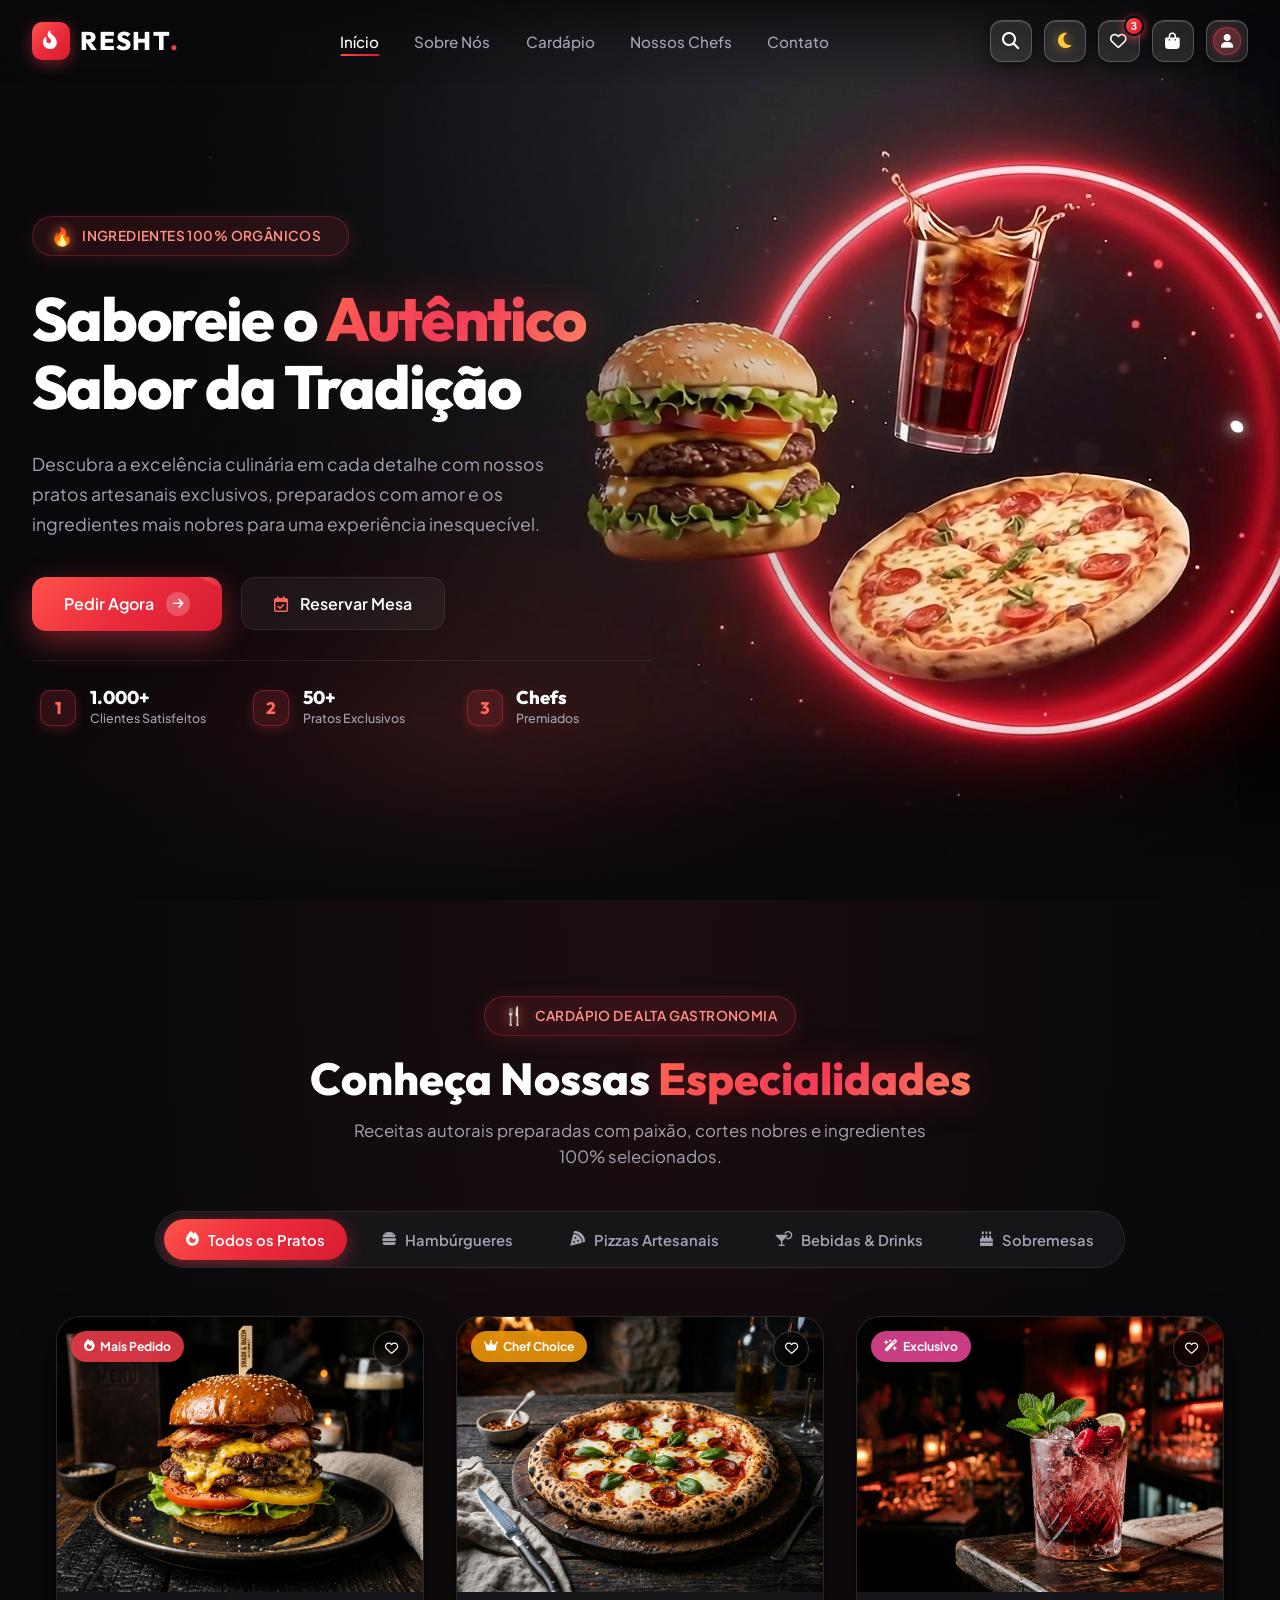
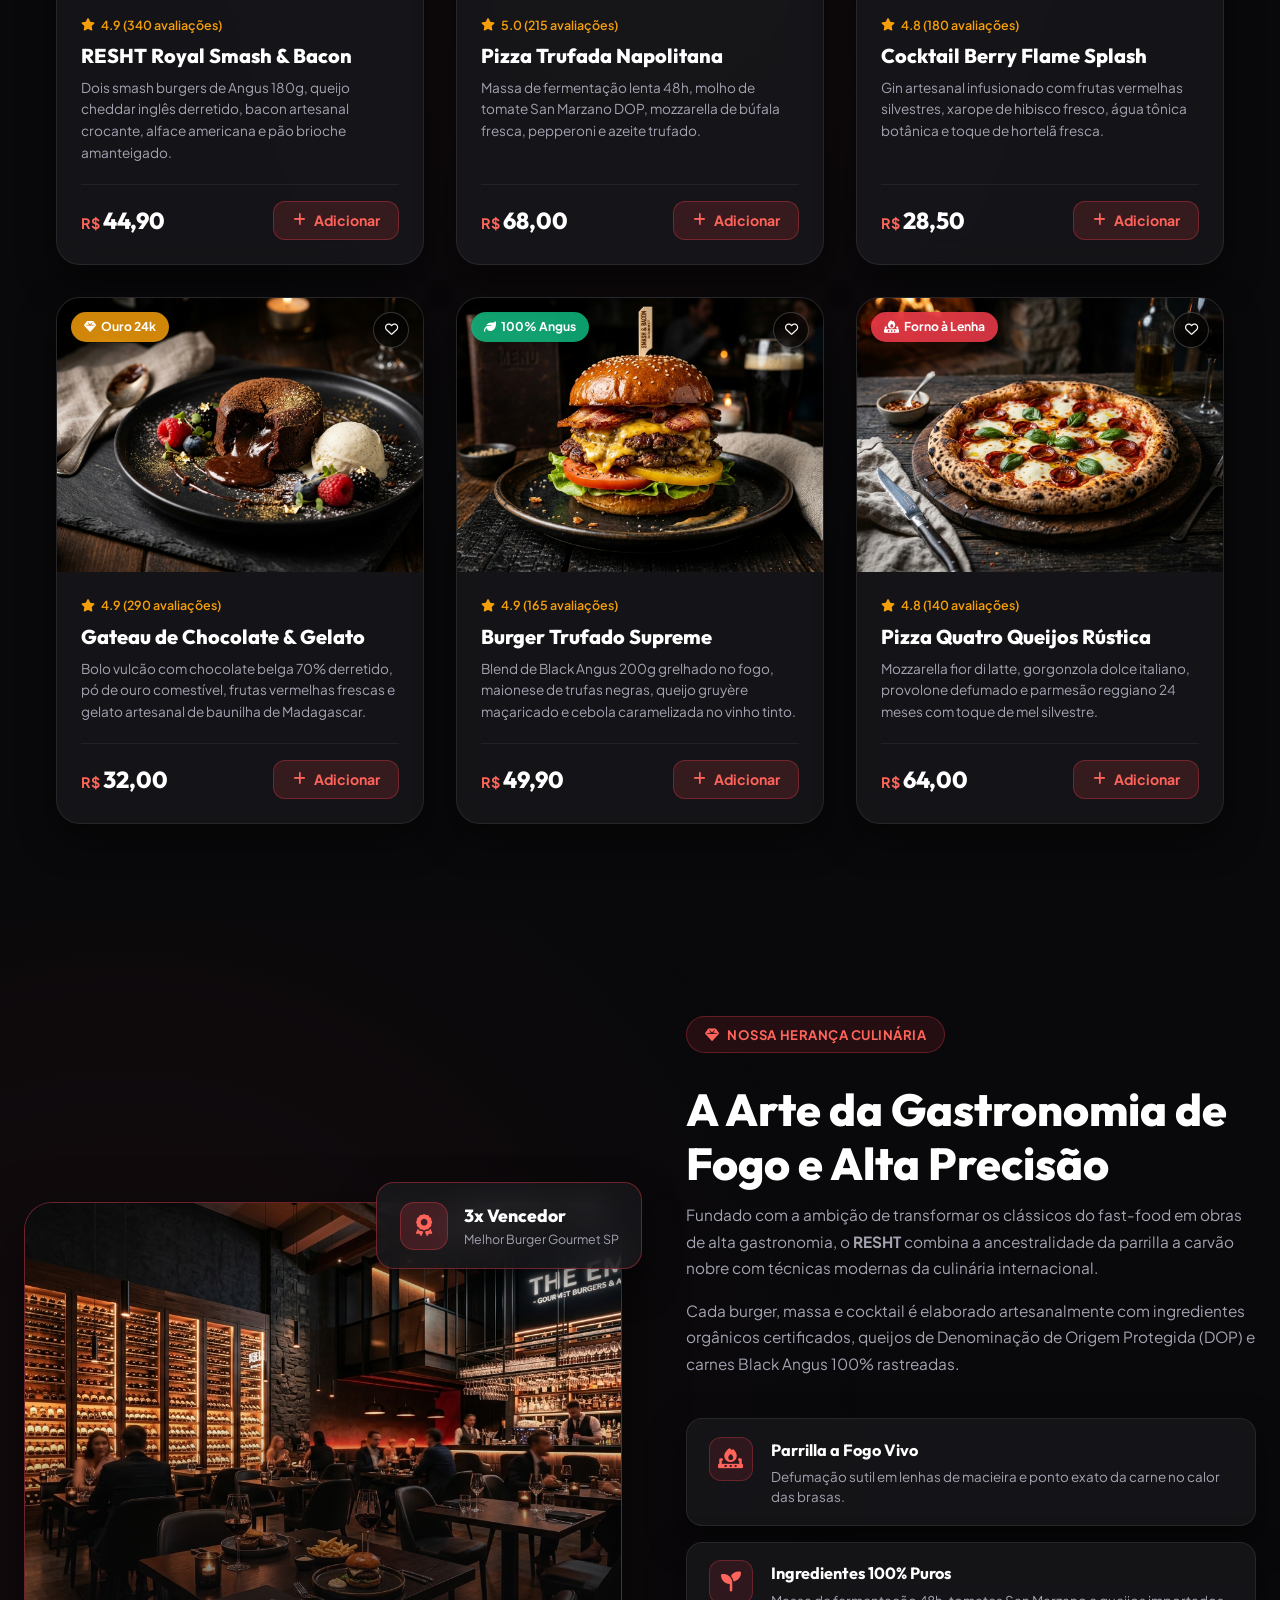
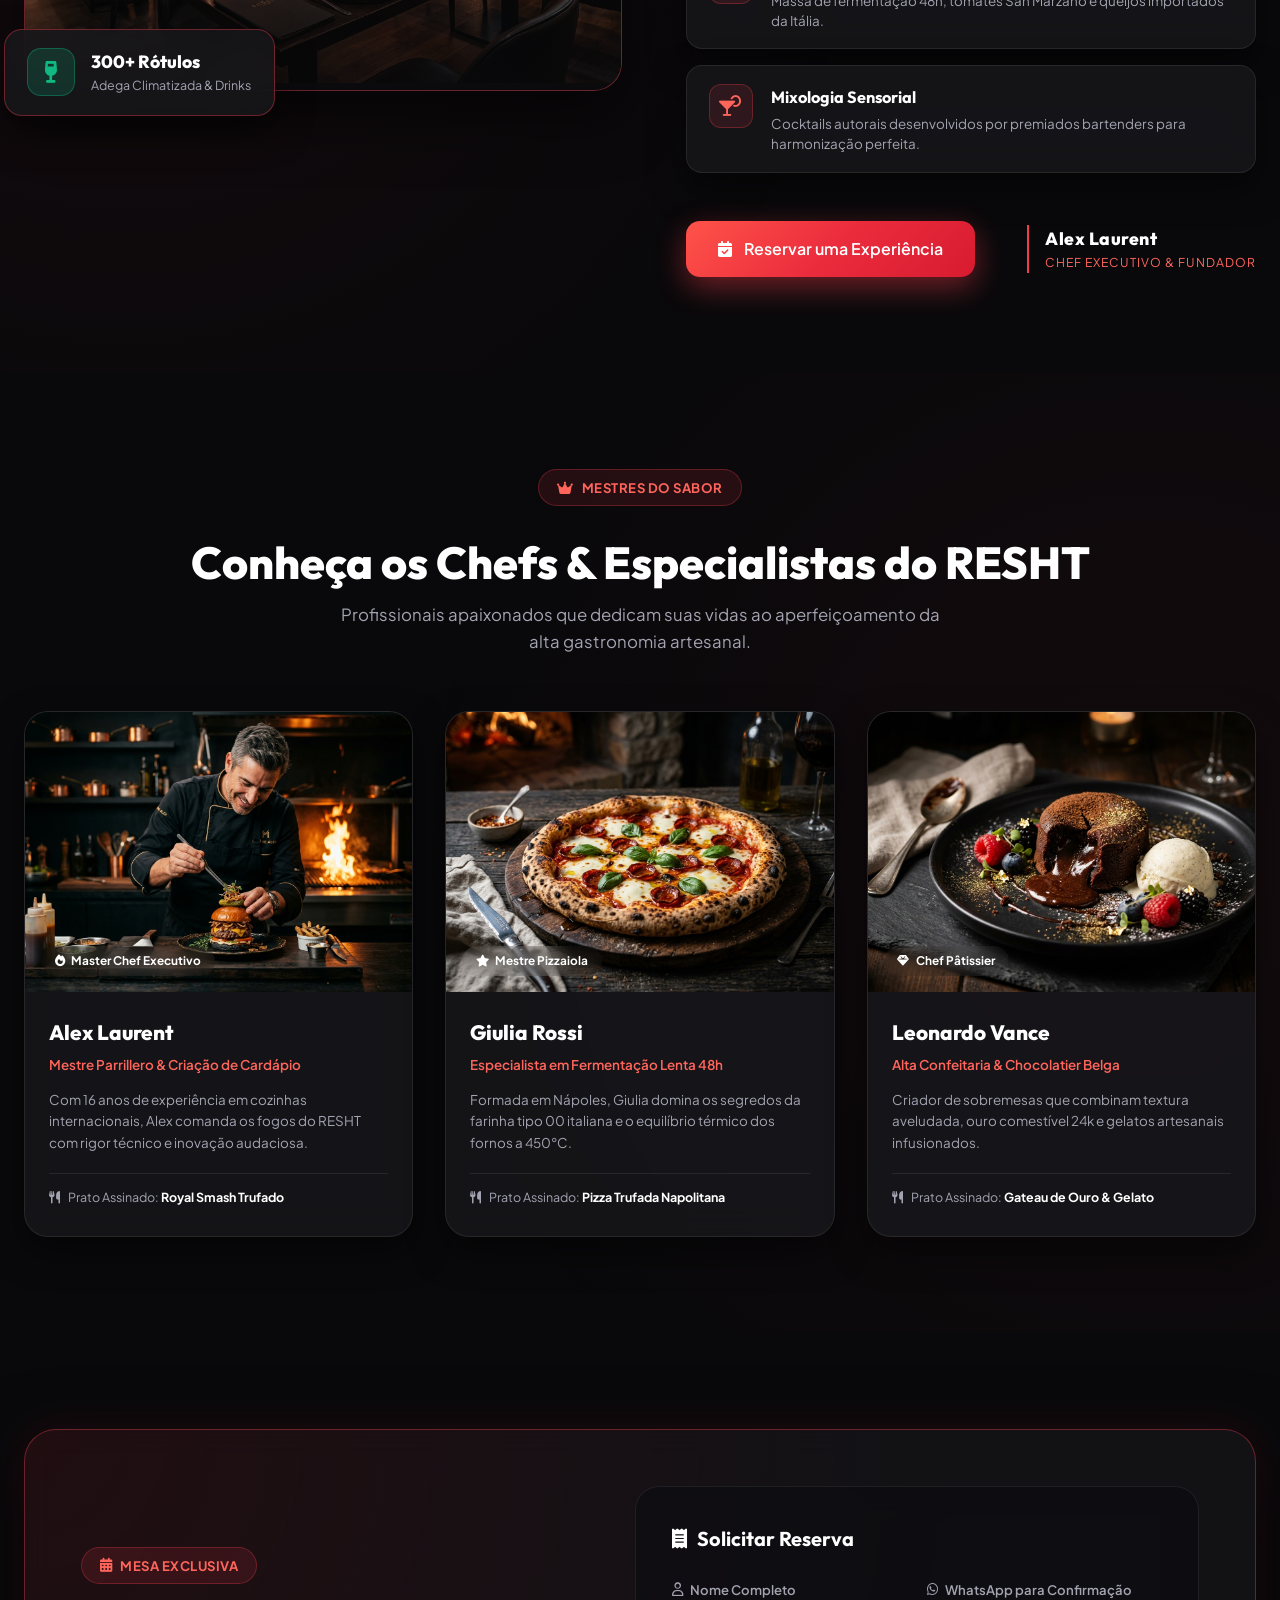
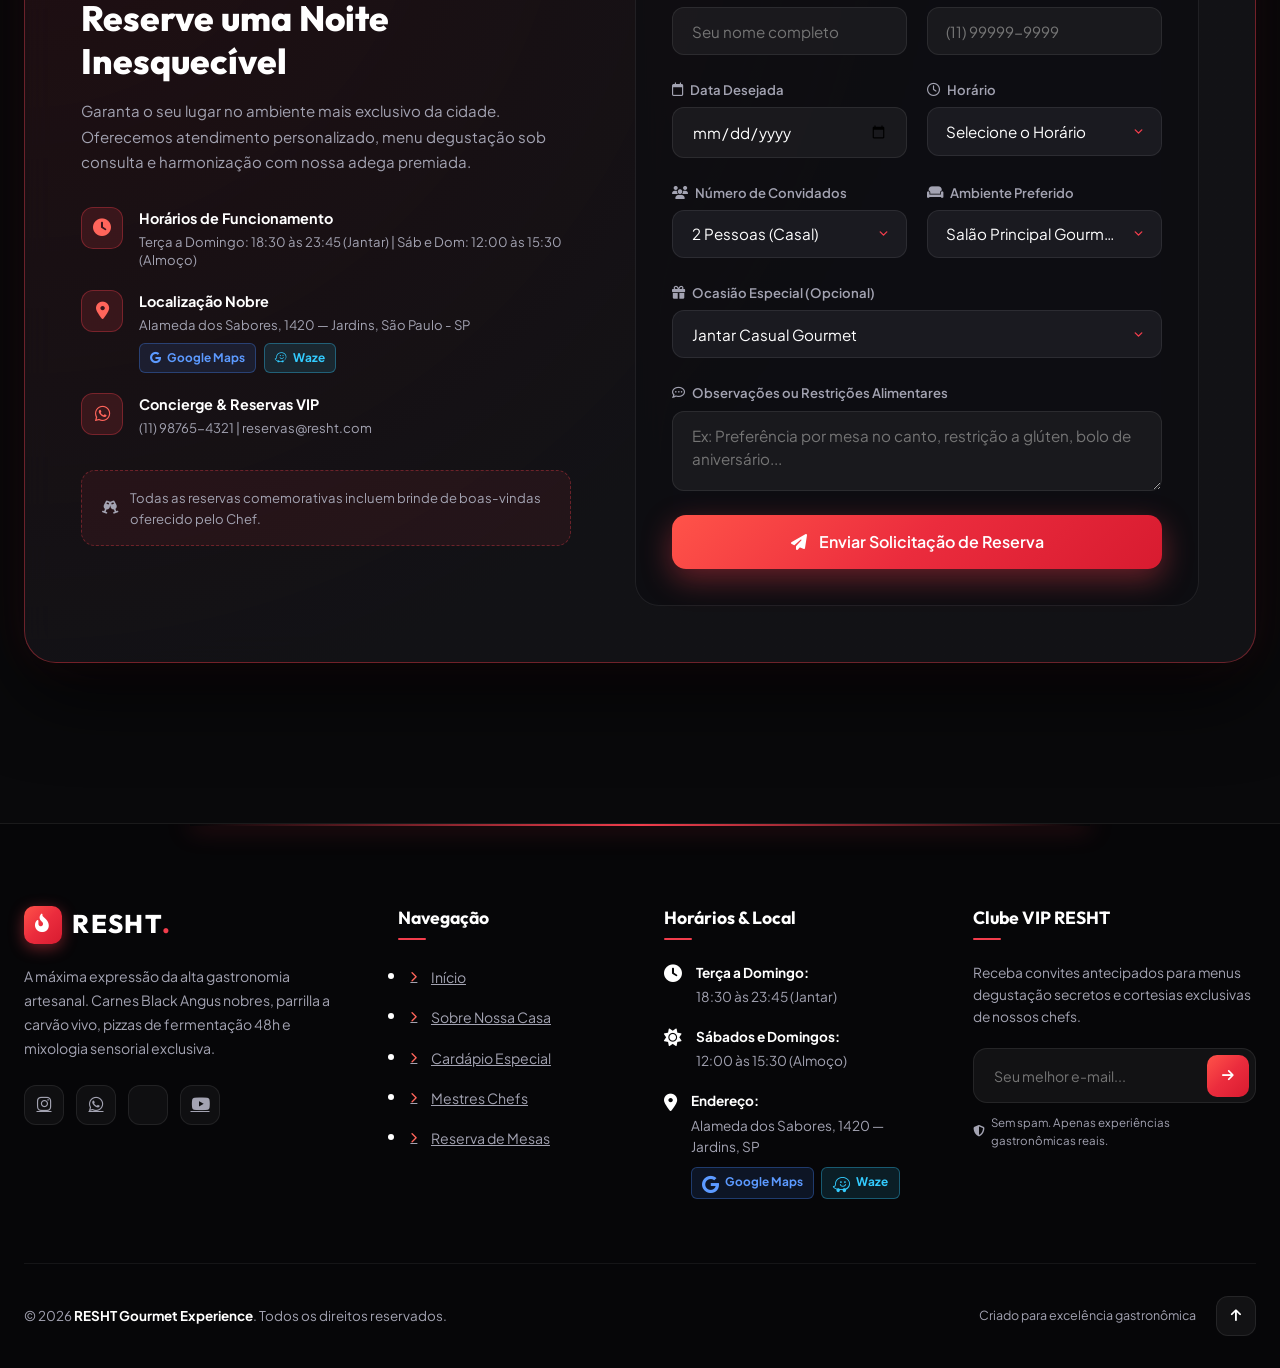
<file: index.html>
<!DOCTYPE html>
<html lang="pt-BR" class="dark">
<head>
  <meta charset="UTF-8">
  <meta name="viewport" content="width=device-width, initial-scale=1.0">
  <title>RESHT — Alta Gastronomia Artesanal & Burgers Gourmet</title>
  <meta name="description" content="Descubra a excelência culinária em cada detalhe com nossos pratos artesanais exclusivos, parrilla a carvão nobre e ingredientes orgânicos no RESHT.">
  <meta name="keywords" content="hambúrguer gourmet, alta gastronomia, parrilla, pizza napolitana, delivery premium, restaurante jardins sp">
  <meta name="author" content="RESHT Gourmet Experience">
  <meta name="theme-color" content="#09090b">

  <!-- Open Graph / Facebook / WhatsApp -->
  <meta property="og:type" content="restaurant.restaurant">
  <meta property="og:title" content="RESHT — Alta Gastronomia Artesanal & Burgers Gourmet">
  <meta property="og:description" content="Saboreie o autêntico sabor da tradição em uma experiência gastronômica de alta performance e sofisticação.">
  <meta property="og:image" content="assets/burger.jpg">
  <meta property="og:locale" content="pt_BR">

  <!-- Twitter Card -->
  <meta name="twitter:card" content="summary_large_image">
  <meta name="twitter:title" content="RESHT — Alta Gastronomia Artesanal">
  <meta name="twitter:description" content="Saboreie o autêntico sabor da tradição com hambúrgueres artesanais e pizzas napolitanas no RESHT.">
  <meta name="twitter:image" content="assets/burger.jpg">

  <!-- Schema.org JSON-LD para Restaurante -->
  <script type="application/ld+json">
  {
    "@context": "https://schema.org",
    "@type": "Restaurant",
    "name": "RESHT Gourmet",
    "image": "assets/restaurant.jpg",
    "description": "Alta gastronomia artesanal, parrilla a carvão nobre, pizzas napolitanas e cocktails autorais em São Paulo.",
    "servesCuisine": "Gourmet, Hamburgueria Artesanal, Pizza Napolitana, Alta Gastronomia",
    "priceRange": "$$$",
    "address": {
      "@type": "PostalAddress",
      "streetAddress": "Alameda dos Sabores, 1420",
      "addressLocality": "São Paulo",
      "addressRegion": "SP",
      "postalCode": "01410-000",
      "addressCountry": "BR"
    },
    "telephone": "+5511987654321",
    "openingHoursSpecification": [
      {
        "@type": "OpeningHoursSpecification",
        "dayOfWeek": ["Tuesday", "Wednesday", "Thursday", "Friday", "Saturday", "Sunday"],
        "opens": "18:30",
        "closes": "23:45"
      },
      {
        "@type": "OpeningHoursSpecification",
        "dayOfWeek": ["Saturday", "Sunday"],
        "opens": "12:00",
        "closes": "15:30"
      }
    ]
  }
  </script>
  
  <!-- Google Fonts: Plus Jakarta Sans & Outfit -->
  <link rel="preconnect" href="https://fonts.googleapis.com">
  <link rel="preconnect" href="https://fonts.gstatic.com" crossorigin>
  <link href="https://fonts.googleapis.com/css2?family=Outfit:wght@400;500;600;700;800;900&family=Plus+Jakarta+Sans:wght@300;400;500;600;700;800&display=swap" rel="stylesheet">
  
  <!-- Font Awesome Icons -->
  <link rel="stylesheet" href="https://cdnjs.cloudflare.com/ajax/libs/font-awesome/6.5.1/css/all.min.css" integrity="sha512-DTOQO9RWCH3ppGqcWaEA1BIZOC6xxalwEsw9c2QQeAIftl+Vegovlnee1c9QX4TctnWMn13TZye+giMm8e2LwA==" crossorigin="anonymous" referrerpolicy="no-referrer" />
  
  <link rel="stylesheet" href="style.css">
</head>
<body>
  <!-- Ambient background glow elements -->
  <div class="ambient-glow glow-top-right"></div>
  <div class="ambient-glow glow-bottom-left"></div>
  <div class="ambient-glow glow-center"></div>

  <!-- Ambient Floating Dust Particles / Bokeh Lights Canvas -->
  <canvas id="ambientParticlesCanvas" class="ambient-particles-canvas" aria-hidden="true"></canvas>

  <!-- Main Container -->
  <div class="page-wrapper">
    
    <!-- Header / Navbar -->
    <header class="navbar" id="navbar">
      <div class="nav-container">
        <!-- Logo -->
        <a href="#home" class="logo" id="logo">
          <div class="logo-icon-box">
            <i class="fa-solid fa-fire-flame-curved"></i>
          </div>
          <span class="logo-text">RESHT<span class="logo-dot">.</span></span>
        </a>

        <!-- Navigation Links -->
        <nav class="nav-menu" id="navMenu">
          <ul class="nav-list">
            <li class="nav-item"><a href="#home" class="nav-link active" id="nav-home">Início</a></li>
            <li class="nav-item"><a href="#about" class="nav-link" id="nav-about">Sobre Nós</a></li>
            <li class="nav-item"><a href="#menu" class="nav-link" id="nav-menu">Cardápio</a></li>
            <li class="nav-item"><a href="#chefs" class="nav-link" id="nav-chefs">Nossos Chefs</a></li>
            <li class="nav-item"><a href="#contact" class="nav-link" id="nav-contact">Contato</a></li>
          </ul>
        </nav>

        <!-- Right Actions -->
        <div class="nav-actions">
          <!-- Search Button -->
          <button class="action-btn" id="searchBtn" aria-label="Buscar">
            <i class="fa-solid fa-magnifying-glass"></i>
            <span class="tooltip">Buscar</span>
          </button>

          <!-- Theme Toggle Button -->
          <button class="action-btn theme-toggle" id="themeToggle" aria-label="Alternar Tema">
            <i class="fa-solid fa-moon dark-icon"></i>
            <i class="fa-solid fa-sun light-icon"></i>
            <span class="tooltip">Tema</span>
          </button>

          <!-- Favorites Button -->
          <button class="action-btn" id="favBtn" aria-label="Favoritos">
            <i class="fa-regular fa-heart"></i>
            <span class="action-badge fav-badge" id="favBadge">3</span>
            <span class="tooltip">Favoritos</span>
          </button>

          <!-- Cart Button -->
          <button class="action-btn cart-btn" id="cartBtn" aria-label="Carrinho de Compras">
            <i class="fa-solid fa-bag-shopping"></i>
            <span class="action-badge cart-badge" id="cartBadge">8</span>
            <span class="tooltip">Carrinho</span>
          </button>

          <!-- User Profile -->
          <button class="action-btn profile-btn" id="profileBtn" aria-label="Perfil do Usuário">
            <div class="avatar-ring">
              <i class="fa-solid fa-user"></i>
            </div>
            <span class="tooltip">Perfil</span>
          </button>

          <!-- Mobile Menu Toggle -->
          <button class="mobile-menu-btn" id="mobileMenuBtn" aria-label="Abrir Menu">
            <span class="bar"></span>
            <span class="bar"></span>
            <span class="bar"></span>
          </button>
        </div>
      </div>
    </header>

    <!-- Mobile Navigation Drawer -->
    <div class="mobile-drawer" id="mobileDrawer">
      <div class="mobile-drawer-header">
        <div class="logo">
          <div class="logo-icon-box"><i class="fa-solid fa-fire-flame-curved"></i></div>
          <span class="logo-text">RESHT<span class="logo-dot">.</span></span>
        </div>
        <button class="drawer-close-btn" id="closeDrawerBtn" aria-label="Fechar Menu"><i class="fa-solid fa-xmark"></i></button>
      </div>
      <ul class="mobile-nav-list">
        <li><a href="#home" class="mobile-nav-link active">Início</a></li>
        <li><a href="#about" class="mobile-nav-link">Sobre Nós</a></li>
        <li><a href="#menu" class="mobile-nav-link">Cardápio</a></li>
        <li><a href="#chefs" class="mobile-nav-link">Nossos Chefs</a></li>
        <li><a href="#contact" class="mobile-nav-link">Contato</a></li>
      </ul>
      <div class="mobile-drawer-footer">
        <button class="btn btn-primary w-full" id="mobileOrderBtn">
          <span>Pedir Agora</span>
          <i class="fa-solid fa-arrow-right"></i>
        </button>
      </div>
    </div>
    <div class="drawer-backdrop" id="drawerBackdrop"></div>

    <!-- Hero Section with Full Animated Background -->
    <main class="hero-section" id="home">
      
      <!-- Full Hero Background Animation Canvas Stage -->
      <div class="hero-bg-stage" id="heroBgStage">
        <!-- 60FPS Sequence Canvas -->
        <canvas id="sequenceCanvas" width="1920" height="1080"></canvas>
        
        <!-- Smooth Vignette and Edge Blending -->
        <div class="hero-vignette-left"></div>
        <div class="hero-vignette-bottom"></div>
        <div class="hero-vignette-radial"></div>

        <!-- Loading Indicator for Image Sequence Preload -->
        <div class="loader-overlay" id="loaderOverlay">
          <div class="loader-spinner"></div>
          <span class="loader-text" id="loaderText">Carregando Animação 3D... 0%</span>
        </div>
      </div>

      <div class="hero-container">
        
        <!-- Left Hero Content -->
        <div class="hero-content">
          
          <!-- Pill Tag -->
          <div class="hero-pill-badge" id="heroPill">
            <span class="pill-fire-icon">🔥</span>
            <span class="pill-text">Ingredientes 100% Orgânicos</span>
            <div class="pill-glow"></div>
          </div>

          <!-- Headline H1 -->
          <h1 class="hero-title" id="heroTitle">
            Saboreie o <span class="highlight-text">Autêntico</span><br>
            Sabor da Tradição
          </h1>

          <!-- Paragraph Description -->
          <p class="hero-description" id="heroDesc">
            Descubra a excelência culinária em cada detalhe com nossos pratos artesanais exclusivos, preparados com amor e os ingredientes mais nobres para uma experiência inesquecível.
          </p>

          <!-- CTA Buttons -->
          <div class="hero-cta-group">
            <button class="btn btn-primary" id="orderNowBtn">
              <span class="btn-text">Pedir Agora</span>
              <span class="btn-icon"><i class="fa-solid fa-arrow-right"></i></span>
              <div class="btn-shine"></div>
            </button>
            <button class="btn btn-secondary" id="reserveTableBtn">
              <i class="fa-regular fa-calendar-check btn-secondary-icon"></i>
              <span class="btn-text">Reservar Mesa</span>
            </button>
          </div>

          <!-- Statistics & Metrics Section -->
          <div class="hero-metrics">
            <!-- Metric 1 -->
            <div class="metric-card" id="metric-1">
              <div class="metric-badge">
                <span class="badge-number">1</span>
              </div>
              <div class="metric-info">
                <h3 class="metric-value">1.000+</h3>
                <p class="metric-label">Clientes Satisfeitos</p>
              </div>
            </div>

            <!-- Metric 2 -->
            <div class="metric-card" id="metric-2">
              <div class="metric-badge">
                <span class="badge-number">2</span>
              </div>
              <div class="metric-info">
                <h3 class="metric-value">50+</h3>
                <p class="metric-label">Pratos Exclusivos</p>
              </div>
            </div>

            <!-- Metric 3 -->
            <div class="metric-card" id="metric-3">
              <div class="metric-badge">
                <span class="badge-number">3</span>
              </div>
              <div class="metric-info">
                <h3 class="metric-value">Chefs</h3>
                <p class="metric-label">Premiados</p>
              </div>
            </div>
          </div>

        </div>

        <!-- Right Hero Visual Spacer / Interactive Area -->
        <div class="hero-visual-spacer" id="heroVisualSpacer"></div>

      </div>
    </main>

    <!-- Menu / Cardápio Interativo Section -->
    <section class="menu-section" id="menu">
      <div class="section-container">
        
        <!-- Header da Seção -->
        <div class="section-header text-center">
          <div class="hero-pill-badge mx-auto">
            <span class="pill-fire-icon">🍴</span>
            <span class="pill-text">Cardápio de Alta Gastronomia</span>
          </div>
          <h2 class="section-title">
            Conheça Nossas <span class="highlight-text">Especialidades</span>
          </h2>
          <p class="section-subtitle">
            Receitas autorais preparadas com paixão, cortes nobres e ingredientes 100% selecionados.
          </p>
        </div>

        <!-- Abas de Categorias -->
        <div class="menu-categories-wrapper">
          <div class="menu-categories" id="menuCategories">
            <button class="category-btn active" data-category="all">
              <i class="fa-solid fa-fire"></i>
              <span>Todos os Pratos</span>
            </button>
            <button class="category-btn" data-category="burgers">
              <i class="fa-solid fa-burger"></i>
              <span>Hambúrgueres</span>
            </button>
            <button class="category-btn" data-category="pizzas">
              <i class="fa-solid fa-pizza-slice"></i>
              <span>Pizzas Artesanais</span>
            </button>
            <button class="category-btn" data-category="drinks">
              <i class="fa-solid fa-martini-glass-citrus"></i>
              <span>Bebidas & Drinks</span>
            </button>
            <button class="category-btn" data-category="desserts">
              <i class="fa-solid fa-cake-candles"></i>
              <span>Sobremesas</span>
            </button>
          </div>
        </div>

        <!-- Grid de Cards de Pratos -->
        <div class="menu-grid" id="menuGrid">
          
          <!-- Card 1: Burger -->
          <div class="dish-card glass-card" data-category="burgers">
            <div class="dish-image-box">
              <img src="assets/burger.jpg" alt="RESHT Royal Smash & Bacon" class="dish-img" loading="lazy">
              <span class="dish-badge flame"><i class="fa-solid fa-fire"></i> Mais Pedido</span>
              <button class="dish-fav-btn" aria-label="Favoritar Prato"><i class="fa-regular fa-heart"></i></button>
            </div>
            <div class="dish-content">
              <div class="dish-rating">
                <i class="fa-solid fa-star"></i>
                <span>4.9 (340 avaliações)</span>
              </div>
              <h3 class="dish-title">RESHT Royal Smash & Bacon</h3>
              <p class="dish-desc">Dois smash burgers de Angus 180g, queijo cheddar inglês derretido, bacon artesanal crocante, alface americana e pão brioche amanteigado.</p>
              <div class="dish-footer">
                <div class="dish-price-box">
                  <span class="price-currency">R$</span>
                  <span class="price-val">44,90</span>
                </div>
                <button class="btn-add-cart" data-id="dish-1" data-name="RESHT Royal Smash & Bacon" data-price="44.90" data-img="assets/burger.jpg">
                  <i class="fa-solid fa-plus"></i>
                  <span>Adicionar</span>
                </button>
              </div>
            </div>
          </div>

          <!-- Card 2: Pizza -->
          <div class="dish-card glass-card" data-category="pizzas">
            <div class="dish-image-box">
              <img src="assets/pizza.jpg" alt="Pizza Trufada Napolitana" class="dish-img" loading="lazy">
              <span class="dish-badge gold"><i class="fa-solid fa-crown"></i> Chef Choice</span>
              <button class="dish-fav-btn" aria-label="Favoritar Prato"><i class="fa-regular fa-heart"></i></button>
            </div>
            <div class="dish-content">
              <div class="dish-rating">
                <i class="fa-solid fa-star"></i>
                <span>5.0 (215 avaliações)</span>
              </div>
              <h3 class="dish-title">Pizza Trufada Napolitana</h3>
              <p class="dish-desc">Massa de fermentação lenta 48h, molho de tomate San Marzano DOP, mozzarella de búfala fresca, pepperoni e azeite trufado.</p>
              <div class="dish-footer">
                <div class="dish-price-box">
                  <span class="price-currency">R$</span>
                  <span class="price-val">68,00</span>
                </div>
                <button class="btn-add-cart" data-id="dish-2" data-name="Pizza Trufada Napolitana" data-price="68.00" data-img="assets/pizza.jpg">
                  <i class="fa-solid fa-plus"></i>
                  <span>Adicionar</span>
                </button>
              </div>
            </div>
          </div>

          <!-- Card 3: Drink -->
          <div class="dish-card glass-card" data-category="drinks">
            <div class="dish-image-box">
              <img src="assets/drink.jpg" alt="Cocktail Berry Flame Splash" class="dish-img" loading="lazy">
              <span class="dish-badge ruby"><i class="fa-solid fa-wand-magic-sparkles"></i> Exclusivo</span>
              <button class="dish-fav-btn" aria-label="Favoritar Prato"><i class="fa-regular fa-heart"></i></button>
            </div>
            <div class="dish-content">
              <div class="dish-rating">
                <i class="fa-solid fa-star"></i>
                <span>4.8 (180 avaliações)</span>
              </div>
              <h3 class="dish-title">Cocktail Berry Flame Splash</h3>
              <p class="dish-desc">Gin artesanal infusionado com frutas vermelhas silvestres, xarope de hibisco fresco, água tônica botânica e toque de hortelã fresca.</p>
              <div class="dish-footer">
                <div class="dish-price-box">
                  <span class="price-currency">R$</span>
                  <span class="price-val">28,50</span>
                </div>
                <button class="btn-add-cart" data-id="dish-3" data-name="Cocktail Berry Flame Splash" data-price="28.50" data-img="assets/drink.jpg">
                  <i class="fa-solid fa-plus"></i>
                  <span>Adicionar</span>
                </button>
              </div>
            </div>
          </div>

          <!-- Card 4: Dessert -->
          <div class="dish-card glass-card" data-category="desserts">
            <div class="dish-image-box">
              <img src="assets/dessert.jpg" alt="Gateau de Chocolate & Gelato" class="dish-img" loading="lazy">
              <span class="dish-badge gold"><i class="fa-solid fa-gem"></i> Ouro 24k</span>
              <button class="dish-fav-btn" aria-label="Favoritar Prato"><i class="fa-regular fa-heart"></i></button>
            </div>
            <div class="dish-content">
              <div class="dish-rating">
                <i class="fa-solid fa-star"></i>
                <span>4.9 (290 avaliações)</span>
              </div>
              <h3 class="dish-title">Gateau de Chocolate & Gelato</h3>
              <p class="dish-desc">Bolo vulcão com chocolate belga 70% derretido, pó de ouro comestível, frutas vermelhas frescas e gelato artesanal de baunilha de Madagascar.</p>
              <div class="dish-footer">
                <div class="dish-price-box">
                  <span class="price-currency">R$</span>
                  <span class="price-val">32,00</span>
                </div>
                <button class="btn-add-cart" data-id="dish-4" data-name="Gateau de Chocolate & Gelato" data-price="32.00" data-img="assets/dessert.jpg">
                  <i class="fa-solid fa-plus"></i>
                  <span>Adicionar</span>
                </button>
              </div>
            </div>
          </div>

          <!-- Card 5: Burger 2 -->
          <div class="dish-card glass-card" data-category="burgers">
            <div class="dish-image-box">
              <img src="assets/burger.jpg" alt="Burger Trufado Supreme" class="dish-img" loading="lazy">
              <span class="dish-badge green"><i class="fa-solid fa-leaf"></i> 100% Angus</span>
              <button class="dish-fav-btn" aria-label="Favoritar Prato"><i class="fa-regular fa-heart"></i></button>
            </div>
            <div class="dish-content">
              <div class="dish-rating">
                <i class="fa-solid fa-star"></i>
                <span>4.9 (165 avaliações)</span>
              </div>
              <h3 class="dish-title">Burger Trufado Supreme</h3>
              <p class="dish-desc">Blend de Black Angus 200g grelhado no fogo, maionese de trufas negras, queijo gruyère maçaricado e cebola caramelizada no vinho tinto.</p>
              <div class="dish-footer">
                <div class="dish-price-box">
                  <span class="price-currency">R$</span>
                  <span class="price-val">49,90</span>
                </div>
                <button class="btn-add-cart" data-id="dish-5" data-name="Burger Trufado Supreme" data-price="49.90" data-img="assets/burger.jpg">
                  <i class="fa-solid fa-plus"></i>
                  <span>Adicionar</span>
                </button>
              </div>
            </div>
          </div>

          <!-- Card 6: Pizza 2 -->
          <div class="dish-card glass-card" data-category="pizzas">
            <div class="dish-image-box">
              <img src="assets/pizza.jpg" alt="Pizza Quatro Queijos Rústica" class="dish-img" loading="lazy">
              <span class="dish-badge flame"><i class="fa-solid fa-fire-burner"></i> Forno à Lenha</span>
              <button class="dish-fav-btn" aria-label="Favoritar Prato"><i class="fa-regular fa-heart"></i></button>
            </div>
            <div class="dish-content">
              <div class="dish-rating">
                <i class="fa-solid fa-star"></i>
                <span>4.8 (140 avaliações)</span>
              </div>
              <h3 class="dish-title">Pizza Quatro Queijos Rústica</h3>
              <p class="dish-desc">Mozzarella fior di latte, gorgonzola dolce italiano, provolone defumado e parmesão reggiano 24 meses com toque de mel silvestre.</p>
              <div class="dish-footer">
                <div class="dish-price-box">
                  <span class="price-currency">R$</span>
                  <span class="price-val">64,00</span>
                </div>
                <button class="btn-add-cart" data-id="dish-6" data-name="Pizza Quatro Queijos Rústica" data-price="64.00" data-img="assets/pizza.jpg">
                  <i class="fa-solid fa-plus"></i>
                  <span>Adicionar</span>
                </button>
              </div>
            </div>
          </div>

        </div>

      </div>
    </section>

    <!-- ==========================================================================
         SEÇÃO SOBRE NÓS (#about)
         ========================================================================== -->
    <section class="about-section" id="about">
      <div class="container">
        <div class="about-grid">
          
          <!-- Lado Esquerdo: Imagem & Badges Flutuantes -->
          <div class="about-image-wrapper">
            <div class="about-main-img-box glass-card">
              <img src="assets/restaurant.jpg" alt="Ambiente sofisticado do RESHT" class="about-main-img" loading="lazy">
              <div class="about-img-overlay"></div>
            </div>

            <!-- Floating Stat Card 1 -->
            <div class="about-floating-card top-right glass-card">
              <div class="stat-icon-circle flame"><i class="fa-solid fa-award"></i></div>
              <div class="stat-text-box">
                <span class="stat-num">3x Vencedor</span>
                <span class="stat-label">Melhor Burger Gourmet SP</span>
              </div>
            </div>

            <!-- Floating Stat Card 2 -->
            <div class="about-floating-card bottom-left glass-card">
              <div class="stat-icon-circle emerald"><i class="fa-solid fa-wine-glass"></i></div>
              <div class="stat-text-box">
                <span class="stat-num">300+ Rótulos</span>
                <span class="stat-label">Adega Climatizada & Drinks</span>
              </div>
            </div>
          </div>

          <!-- Lado Direito: História & Pilares de Qualidade -->
          <div class="about-content">
            <div class="section-tag">
              <i class="fa-solid fa-gem"></i>
              <span>Nossa Herança Culinária</span>
            </div>
            <h2 class="section-title">
              A Arte da Gastronomia de Fogo e <span class="gradient-text">Alta Precisão</span>
            </h2>
            <p class="section-description">
              Fundado com a ambição de transformar os clássicos do fast-food em obras de alta gastronomia, o <strong>RESHT</strong> combina a ancestralidade da parrilla a carvão nobre com técnicas modernas da culinária internacional.
            </p>
            <p class="section-description">
              Cada burger, massa e cocktail é elaborado artesanalmente com ingredientes orgânicos certificados, queijos de Denominação de Origem Protegida (DOP) e carnes Black Angus 100% rastreadas.
            </p>

            <!-- 3 Pilares -->
            <div class="about-features-grid">
              <div class="feature-item glass-card">
                <div class="feature-icon-box"><i class="fa-solid fa-fire-burner"></i></div>
                <div>
                  <h4 class="feature-title">Parrilla a Fogo Vivo</h4>
                  <p class="feature-desc">Defumação sutil em lenhas de macieira e ponto exato da carne no calor das brasas.</p>
                </div>
              </div>

              <div class="feature-item glass-card">
                <div class="feature-icon-box"><i class="fa-solid fa-seedling"></i></div>
                <div>
                  <h4 class="feature-title">Ingredientes 100% Puros</h4>
                  <p class="feature-desc">Massa de fermentação 48h, tomates San Marzano e queijos importados da Itália.</p>
                </div>
              </div>

              <div class="feature-item glass-card">
                <div class="feature-icon-box"><i class="fa-solid fa-martini-glass-citrus"></i></div>
                <div>
                  <h4 class="feature-title">Mixologia Sensorial</h4>
                  <p class="feature-desc">Cocktails autorais desenvolvidos por premiados bartenders para harmonização perfeita.</p>
                </div>
              </div>
            </div>

            <div class="about-cta-box">
              <a href="#reservation" class="btn btn-primary">
                <i class="fa-solid fa-calendar-check"></i>
                <span>Reservar uma Experiência</span>
              </a>
              <div class="chef-signature-box">
                <span class="chef-sig-name">Alex Laurent</span>
                <span class="chef-sig-role">Chef Executivo & Fundador</span>
              </div>
            </div>

          </div>

        </div>
      </div>
    </section>

    <!-- ==========================================================================
         SEÇÃO NOSSOS CHEFS (#chefs)
         ========================================================================== -->
    <section class="chefs-section" id="chefs">
      <div class="container">
        <div class="section-header text-center">
          <div class="section-tag center">
            <i class="fa-solid fa-crown"></i>
            <span>Mestres do Sabor</span>
          </div>
          <h2 class="section-title">
            Conheça os <span class="gradient-text">Chefs & Especialistas</span> do RESHT
          </h2>
          <p class="section-subtitle">
            Profissionais apaixonados que dedicam suas vidas ao aperfeiçoamento da alta gastronomia artesanal.
          </p>
        </div>

        <div class="chefs-grid">
          
          <!-- Chef 1: Alex Laurent -->
          <div class="chef-card glass-card">
            <div class="chef-img-wrapper">
              <img src="assets/chef.jpg" alt="Chef Alex Laurent" class="chef-photo" loading="lazy">
              <div class="chef-socials">
                <a href="#" class="chef-social-link" aria-label="Instagram"><i class="fa-brands fa-instagram"></i></a>
                <a href="#" class="chef-social-link" aria-label="LinkedIn"><i class="fa-brands fa-linkedin-in"></i></a>
              </div>
              <span class="chef-badge flame"><i class="fa-solid fa-fire"></i> Master Chef Executivo</span>
            </div>
            <div class="chef-info">
              <h3 class="chef-name">Alex Laurent</h3>
              <p class="chef-specialty">Mestre Parrillero & Criação de Cardápio</p>
              <p class="chef-bio">Com 16 anos de experiência em cozinhas internacionais, Alex comanda os fogos do RESHT com rigor técnico e inovação audaciosa.</p>
              <div class="chef-dish-tag">
                <i class="fa-solid fa-utensils"></i>
                <span>Prato Assinado: <strong>Royal Smash Trufado</strong></span>
              </div>
            </div>
          </div>

          <!-- Chef 2: Giulia Rossi -->
          <div class="chef-card glass-card">
            <div class="chef-img-wrapper">
              <img src="assets/pizza.jpg" alt="Chef Giulia Rossi" class="chef-photo" loading="lazy">
              <div class="chef-socials">
                <a href="#" class="chef-social-link" aria-label="Instagram"><i class="fa-brands fa-instagram"></i></a>
                <a href="#" class="chef-social-link" aria-label="LinkedIn"><i class="fa-brands fa-linkedin-in"></i></a>
              </div>
              <span class="chef-badge gold"><i class="fa-solid fa-star"></i> Mestre Pizzaiola</span>
            </div>
            <div class="chef-info">
              <h3 class="chef-name">Giulia Rossi</h3>
              <p class="chef-specialty">Especialista em Fermentação Lenta 48h</p>
              <p class="chef-bio">Formada em Nápoles, Giulia domina os segredos da farinha tipo 00 italiana e o equilíbrio térmico dos fornos a 450°C.</p>
              <div class="chef-dish-tag">
                <i class="fa-solid fa-utensils"></i>
                <span>Prato Assinado: <strong>Pizza Trufada Napolitana</strong></span>
              </div>
            </div>
          </div>

          <!-- Chef 3: Leonardo Vance -->
          <div class="chef-card glass-card">
            <div class="chef-img-wrapper">
              <img src="assets/dessert.jpg" alt="Chef Leonardo Vance" class="chef-photo" loading="lazy">
              <div class="chef-socials">
                <a href="#" class="chef-social-link" aria-label="Instagram"><i class="fa-brands fa-instagram"></i></a>
                <a href="#" class="chef-social-link" aria-label="LinkedIn"><i class="fa-brands fa-linkedin-in"></i></a>
              </div>
              <span class="chef-badge emerald"><i class="fa-solid fa-gem"></i> Chef Pâtissier</span>
            </div>
            <div class="chef-info">
              <h3 class="chef-name">Leonardo Vance</h3>
              <p class="chef-specialty">Alta Confeitaria & Chocolatier Belga</p>
              <p class="chef-bio">Criador de sobremesas que combinam textura aveludada, ouro comestível 24k e gelatos artesanais infusionados.</p>
              <div class="chef-dish-tag">
                <i class="fa-solid fa-utensils"></i>
                <span>Prato Assinado: <strong>Gateau de Ouro & Gelato</strong></span>
              </div>
            </div>
          </div>

        </div>
      </div>
    </section>

    <!-- ==========================================================================
         SEÇÃO RESERVA DE MESAS (#reservation)
         ========================================================================== -->
    <section class="reservation-section" id="reservation">
      <div class="container">
        <div class="reservation-card-wrapper glass-card">
          <div class="reservation-grid">
            
            <!-- Lado Esquerdo: Info de Boas-Vindas & Contatos -->
            <div class="reservation-info-col">
              <div class="section-tag">
                <i class="fa-solid fa-calendar-days"></i>
                <span>Mesa Exclusiva</span>
              </div>
              <h2 class="reservation-title">
                Reserve uma Noite <span class="gradient-text">Inesquecível</span>
              </h2>
              <p class="reservation-desc">
                Garanta o seu lugar no ambiente mais exclusivo da cidade. Oferecemos atendimento personalizado, menu degustação sob consulta e harmonização com nossa adega premiada.
              </p>

              <div class="res-details-list">
                <div class="res-detail-item">
                  <div class="res-icon"><i class="fa-solid fa-clock"></i></div>
                  <div>
                    <strong>Horários de Funcionamento</strong>
                    <p>Terça a Domingo: 18:30 às 23:45 (Jantar) | Sáb e Dom: 12:00 às 15:30 (Almoço)</p>
                  </div>
                </div>

                <div class="res-detail-item">
                  <div class="res-icon"><i class="fa-solid fa-location-dot"></i></div>
                  <div>
                    <strong>Localização Nobre</strong>
                    <p>Alameda dos Sabores, 1420 — Jardins, São Paulo - SP</p>
                    <div class="address-map-links">
                      <a href="https://www.google.com/maps/search/?api=1&query=Alameda+dos+Sabores+1420+Jardins+Sao+Paulo+SP" target="_blank" rel="noopener" class="map-app-btn google-maps" title="Abrir localização no Google Maps">
                        <i class="fa-brands fa-google"></i> Google Maps
                      </a>
                      <a href="https://waze.com/ul?q=Alameda%20dos%20Sabores%2C%201420%20Jardins%20S%C3%A3o%20Paulo%20SP&navigate=yes" target="_blank" rel="noopener" class="map-app-btn waze" title="Navegar com Waze">
                        <i class="fa-brands fa-waze"></i> Waze
                      </a>
                    </div>
                  </div>
                </div>

                <div class="res-detail-item">
                  <div class="res-icon"><i class="fa-brands fa-whatsapp"></i></div>
                  <div>
                    <strong>Concierge & Reservas VIP</strong>
                    <p>(11) 98765-4321 | reservas@resht.com</p>
                  </div>
                </div>
              </div>

              <div class="res-highlight-box">
                <i class="fa-solid fa-champagne-glasses text-primary"></i>
                <span>Todas as reservas comemorativas incluem brinde de boas-vindas oferecido pelo Chef.</span>
              </div>
            </div>

            <!-- Lado Direito: Formulário de Reserva -->
            <div class="reservation-form-col">
              <form id="reservationForm" class="reservation-form">
                <h3 class="res-form-heading"><i class="fa-solid fa-receipt"></i> Solicitar Reserva</h3>

                <div class="form-grid">
                  <div class="form-group">
                    <label for="resName"><i class="fa-regular fa-user"></i> Nome Completo</label>
                    <input type="text" id="resName" class="form-input" required placeholder="Seu nome completo">
                  </div>
                  <div class="form-group">
                    <label for="resPhone"><i class="fa-brands fa-whatsapp"></i> WhatsApp para Confirmação</label>
                    <input type="tel" id="resPhone" class="form-input" required placeholder="(11) 99999-9999">
                  </div>
                </div>

                <div class="form-grid">
                  <div class="form-group">
                    <label for="resDate"><i class="fa-regular fa-calendar"></i> Data Desejada</label>
                    <input type="date" id="resDate" class="form-input" required>
                  </div>
                  <div class="form-group">
                    <label for="resTime"><i class="fa-regular fa-clock"></i> Horário</label>
                    <select id="resTime" class="form-select" required>
                      <option value="">Selecione o Horário</option>
                      <option value="12:30">12:30 (Almoço)</option>
                      <option value="14:00">14:00 (Almoço)</option>
                      <option value="19:00">19:00 (Jantar)</option>
                      <option value="20:30">20:30 (Jantar)</option>
                      <option value="21:45">21:45 (Jantar)</option>
                      <option value="22:30">22:30 (Jantar)</option>
                    </select>
                  </div>
                </div>

                <div class="form-grid">
                  <div class="form-group">
                    <label for="resGuests"><i class="fa-solid fa-users"></i> Número de Convidados</label>
                    <select id="resGuests" class="form-select" required>
                      <option value="1">1 Pessoa</option>
                      <option value="2" selected>2 Pessoas (Casal)</option>
                      <option value="3">3 Pessoas</option>
                      <option value="4">4 Pessoas</option>
                      <option value="5-6">5 a 6 Pessoas</option>
                      <option value="7-10">7 a 10 Pessoas</option>
                      <option value="10+">10+ Pessoas (Privativo)</option>
                    </select>
                  </div>
                  <div class="form-group">
                    <label for="resAmbience"><i class="fa-solid fa-couch"></i> Ambiente Preferido</label>
                    <select id="resAmbience" class="form-select">
                      <option value="Salão Principal Gourmet" selected>Salão Principal Gourmet</option>
                      <option value="Varanda Lounge ao Ar Livre">Varanda Lounge</option>
                      <option value="Wine Corner Privativo">Wine Corner Privativo</option>
                      <option value="Mesa Chef View (Parrilla)">Mesa Chef View (Parrilla)</option>
                    </select>
                  </div>
                </div>

                <div class="form-group mb-4">
                  <label for="resOccasion"><i class="fa-solid fa-gift"></i> Ocasião Especial (Opcional)</label>
                  <select id="resOccasion" class="form-select">
                    <option value="Jantar Casual">Jantar Casual Gourmet</option>
                    <option value="Aniversário">Comemoração de Aniversário</option>
                    <option value="Romântico / Aniversário de Casamento">Romântico / Comemoração</option>
                    <option value="Reunião de Negócios">Almoço / Jantar de Negócios</option>
                  </select>
                </div>

                <div class="form-group mb-4">
                  <label for="resNotes"><i class="fa-regular fa-comment-dots"></i> Observações ou Restrições Alimentares</label>
                  <textarea id="resNotes" class="form-input" rows="2" placeholder="Ex: Preferência por mesa no canto, restrição a glúten, bolo de aniversário..."></textarea>
                </div>

                <button type="submit" class="btn btn-primary w-full btn-res-submit" id="submitReservationBtn">
                  <i class="fa-solid fa-paper-plane"></i>
                  <span>Enviar Solicitação de Reserva</span>
                </button>
              </form>
            </div>

          </div>
        </div>
      </div>
    </section>

    <!-- ==========================================================================
         RODAPÉ MODERNO (#contact)
         ========================================================================== -->
    <footer class="site-footer" id="contact">
      <div class="footer-top-glow"></div>
      <div class="container">
        <div class="footer-grid">
          
          <!-- Coluna 1: Marca & Apresentação -->
          <div class="footer-col brand-col">
            <a href="#home" class="logo footer-logo">
              <div class="logo-icon-box">
                <i class="fa-solid fa-fire-flame-curved"></i>
              </div>
              <span class="logo-text">RESHT<span class="logo-dot">.</span></span>
            </a>
            <p class="footer-brand-desc">
              A máxima expressão da alta gastronomia artesanal. Carnes Black Angus nobres, parrilla a carvão vivo, pizzas de fermentação 48h e mixologia sensorial exclusiva.
            </p>
            <div class="footer-social-links">
              <a href="https://instagram.com" target="_blank" rel="noopener" class="footer-social-btn" aria-label="Instagram"><i class="fa-brands fa-instagram"></i></a>
              <a href="https://api.whatsapp.com/send?phone=5511987654321" target="_blank" rel="noopener" class="footer-social-btn" aria-label="WhatsApp"><i class="fa-brands fa-whatsapp"></i></a>
              <a href="https://tripadvisor.com" target="_blank" rel="noopener" class="footer-social-btn" aria-label="TripAdvisor"><i class="fa-brands fa-tripadvisor"></i></a>
              <a href="https://youtube.com" target="_blank" rel="noopener" class="footer-social-btn" aria-label="YouTube"><i class="fa-brands fa-youtube"></i></a>
            </div>
          </div>

          <!-- Coluna 2: Navegação Rápida -->
          <div class="footer-col">
            <h4 class="footer-heading">Navegação</h4>
            <ul class="footer-links-list">
              <li><a href="#home" class="footer-link"><i class="fa-solid fa-chevron-right"></i> Início</a></li>
              <li><a href="#about" class="footer-link"><i class="fa-solid fa-chevron-right"></i> Sobre Nossa Casa</a></li>
              <li><a href="#menu" class="footer-link"><i class="fa-solid fa-chevron-right"></i> Cardápio Especial</a></li>
              <li><a href="#chefs" class="footer-link"><i class="fa-solid fa-chevron-right"></i> Mestres Chefs</a></li>
              <li><a href="#reservation" class="footer-link"><i class="fa-solid fa-chevron-right"></i> Reserva de Mesas</a></li>
            </ul>
          </div>

          <!-- Coluna 3: Horários & Localização -->
          <div class="footer-col">
            <h4 class="footer-heading">Horários & Local</h4>
            <div class="footer-info-block">
              <div class="info-row">
                <i class="fa-solid fa-clock text-primary"></i>
                <div>
                  <strong>Terça a Domingo:</strong>
                  <p>18:30 às 23:45 (Jantar)</p>
                </div>
              </div>
              <div class="info-row">
                <i class="fa-solid fa-sun text-amber"></i>
                <div>
                  <strong>Sábados e Domingos:</strong>
                  <p>12:00 às 15:30 (Almoço)</p>
                </div>
              </div>
              <div class="info-row">
                <i class="fa-solid fa-location-dot text-primary"></i>
                <div>
                  <strong>Endereço:</strong>
                  <p>Alameda dos Sabores, 1420 — Jardins, SP</p>
                  <div class="address-map-links">
                    <a href="https://www.google.com/maps/search/?api=1&query=Alameda+dos+Sabores+1420+Jardins+Sao+Paulo+SP" target="_blank" rel="noopener" class="map-app-btn google-maps" title="Abrir localização no Google Maps">
                      <i class="fa-brands fa-google"></i> Google Maps
                    </a>
                    <a href="https://waze.com/ul?q=Alameda%20dos%20Sabores%2C%201420%20Jardins%20S%C3%A3o%20Paulo%20SP&navigate=yes" target="_blank" rel="noopener" class="map-app-btn waze" title="Navegar com Waze">
                      <i class="fa-brands fa-waze"></i> Waze
                    </a>
                  </div>
                </div>
              </div>
            </div>
          </div>

          <!-- Coluna 4: Clube Gourmet VIP & Newsletter -->
          <div class="footer-col newsletter-col">
            <h4 class="footer-heading">Clube VIP RESHT</h4>
            <p class="newsletter-desc">
              Receba convites antecipados para menus degustação secretos e cortesias exclusivas de nossos chefs.
            </p>
            <form id="newsletterForm" class="newsletter-form">
              <div class="newsletter-input-wrap">
                <input type="email" id="newsletterEmail" class="newsletter-input" required placeholder="Seu melhor e-mail...">
                <button type="submit" class="newsletter-submit-btn" aria-label="Inscrever-se">
                  <i class="fa-solid fa-arrow-right"></i>
                </button>
              </div>
              <span class="newsletter-disclaimer"><i class="fa-solid fa-shield-halved"></i> Sem spam. Apenas experiências gastronômicas reais.</span>
            </form>
          </div>

        </div>

        <!-- Footer Bottom Bar -->
        <div class="footer-bottom-bar">
          <p class="copyright-text">
            © 2026 <strong>RESHT Gourmet Experience</strong>. Todos os direitos reservados.
          </p>
          <div class="footer-bottom-right">
            <span class="developer-tag">Criado para excelência gastronômica</span>
            <button class="back-to-top-btn" id="backToTopBtn" aria-label="Voltar ao Topo">
              <i class="fa-solid fa-arrow-up"></i>
            </button>
          </div>
        </div>

      </div>
    </footer>

    <!-- Modal de Personalização de Prato -->
    <div class="dish-modal-backdrop" id="dishModalBackdrop"></div>
    <div class="dish-modal glass-card" id="dishModal" role="dialog" aria-modal="true" aria-labelledby="dishModalTitle">
      <button class="dish-modal-close" id="closeDishModalBtn" aria-label="Fechar"><i class="fa-solid fa-xmark"></i></button>
      <div class="dish-modal-grid">
        <div class="dish-modal-img-box">
          <img src="assets/burger.jpg" alt="Prato" id="dishModalImg" class="dish-modal-img">
        </div>
        <div class="dish-modal-details">
          <span class="dish-badge flame" id="dishModalBadge">🔥 Mais Pedido</span>
          <h3 class="dish-modal-name" id="dishModalTitle">RESHT Royal Smash & Bacon</h3>
          <p class="dish-modal-description" id="dishModalDesc">Dois smash burgers de Angus 180g com queijo cheddar inglês e bacon crocante.</p>
          <div class="dish-modal-price" id="dishModalBasePrice">R$ 44,90</div>

          <!-- Adicionais -->
          <div class="dish-options-section">
            <h4 class="options-title"><i class="fa-solid fa-circle-plus"></i> Adicionais Especiais</h4>
            <div class="option-item">
              <label class="checkbox-label">
                <input type="checkbox" class="option-check" data-price="6.00" data-name="Cheddar Inglês Extra">
                <span class="custom-box"></span>
                <span>Queijo Cheddar Extra (+ R$ 6,00)</span>
              </label>
            </div>
            <div class="option-item">
              <label class="checkbox-label">
                <input type="checkbox" class="option-check" data-price="5.00" data-name="Bacon Crocante Duplo">
                <span class="custom-box"></span>
                <span>Bacon Crocante Duplo (+ R$ 5,00)</span>
              </label>
            </div>
            <div class="option-item">
              <label class="checkbox-label">
                <input type="checkbox" class="option-check" data-price="4.50" data-name="Molho Especial Trufado">
                <span class="custom-box"></span>
                <span>Molho Especial Trufado (+ R$ 4,50)</span>
              </label>
            </div>
          </div>

          <!-- Observação -->
          <div class="form-group mb-4">
            <label for="dishNotes"><i class="fa-regular fa-comment-dots"></i> Observações do Pedido</label>
            <input type="text" id="dishNotes" class="form-input" placeholder="Ex: Sem cebola, ponto bem passado...">
          </div>

          <!-- Quantidade e Botão Confirmar -->
          <div class="dish-modal-actions">
            <div class="qty-selector">
              <button class="qty-btn" id="qtyMinusBtn"><i class="fa-solid fa-minus"></i></button>
              <span class="qty-number" id="dishQty">1</span>
              <button class="qty-btn" id="qtyPlusBtn"><i class="fa-solid fa-plus"></i></button>
            </div>
            <button class="btn btn-primary flex-1" id="confirmAddDishBtn">
              <i class="fa-solid fa-bag-shopping"></i>
              <span id="confirmBtnText">Adicionar — R$ 44,90</span>
            </button>
          </div>
        </div>
      </div>
    </div>

    <!-- Painel Administrativo Modal / Drawer -->
    <div class="admin-modal-backdrop" id="adminModalBackdrop"></div>
    <div class="admin-modal" id="adminModal" role="dialog" aria-modal="true" aria-labelledby="adminModalTitle">
      <div class="admin-modal-header">
        <div class="admin-header-title">
          <div class="admin-badge-icon"><i class="fa-solid fa-shield-halved"></i></div>
          <div class="admin-title-wrap">
            <h2 id="adminModalTitle" class="admin-title">Painel Administrativo</h2>
            <p class="admin-subtitle">Gerencie seu perfil e os usuários da plataforma RESHT</p>
          </div>
        </div>
        <div class="admin-header-actions">
          <a href="admin.html" target="_blank" class="btn btn-primary btn-sm admin-kds-link" style="text-decoration:none;">
            <i class="fa-solid fa-kitchen-set"></i> <span>Abrir Backoffice KDS</span>
          </a>
          <button class="admin-close-btn" id="closeAdminModalBtn" aria-label="Fechar Painel">
            <i class="fa-solid fa-xmark"></i>
          </button>
        </div>
      </div>

      <div class="admin-modal-body">
        <!-- Sidebar Navigation Tabs -->
        <nav class="admin-sidebar" aria-label="Navegação do Painel">
          <button class="admin-tab-btn active" data-tab="profileTab" id="tabBtnProfile">
            <i class="fa-solid fa-user-gear"></i>
            <span>Meu Perfil</span>
          </button>
          <button class="admin-tab-btn" data-tab="usersTab" id="tabBtnUsers">
            <i class="fa-solid fa-users-gear"></i>
            <span>Usuários</span>
            <span class="user-count-badge" id="userCountBadge">3</span>
          </button>
        </nav>

        <!-- Main Tab Content Container -->
        <div class="admin-tab-content">
          
          <!-- TAB 1: MEU PERFIL -->
          <div class="tab-pane active" id="profileTab">
            <form id="profileForm" class="admin-form">
              <div class="profile-header-banner">
                <div class="avatar-upload-box">
                  <div class="avatar-preview" id="avatarPreview">
                    <i class="fa-solid fa-user-astronaut"></i>
                  </div>
                  <div class="avatar-info">
                    <h3 class="avatar-name" id="displayProfileName">Admin RESHT</h3>
                    <span class="avatar-role-badge">Super Administrador</span>
                  </div>
                </div>
              </div>

              <div class="form-grid">
                <div class="form-group">
                  <label for="profileName"><i class="fa-regular fa-user"></i> Nome Completo</label>
                  <input type="text" id="profileName" class="form-input" required placeholder="Seu nome completo" value="Nilton Admin">
                </div>

                <div class="form-group">
                  <label for="profileEmail"><i class="fa-regular fa-envelope"></i> E-mail</label>
                  <input type="email" id="profileEmail" class="form-input" required placeholder="seuemail@resht.com" value="admin@resht.com">
                </div>

                <div class="form-group">
                  <label for="profilePhone"><i class="fa-solid fa-phone"></i> Telefone / WhatsApp</label>
                  <input type="tel" id="profilePhone" class="form-input" placeholder="(11) 99999-9999" value="(11) 98765-4321">
                </div>

                <div class="form-group">
                  <label for="profileRole"><i class="fa-solid fa-id-badge"></i> Cargo / Função</label>
                  <input type="text" id="profileRole" class="form-input" placeholder="Ex: Gerente Geral" value="Administrador Geral">
                </div>
              </div>

              <div class="form-divider">
                <span><i class="fa-solid fa-lock"></i> Segurança & Senha</span>
              </div>

              <div class="form-grid">
                <div class="form-group">
                  <label for="profilePassword"><i class="fa-solid fa-key"></i> Nova Senha (Opcional)</label>
                  <input type="password" id="profilePassword" class="form-input" placeholder="Digite uma nova senha">
                </div>
                <div class="form-group">
                  <label for="profileConfirmPassword"><i class="fa-solid fa-check-double"></i> Confirmar Nova Senha</label>
                  <input type="password" id="profileConfirmPassword" class="form-input" placeholder="Confirme a nova senha">
                </div>
              </div>

              <div class="form-actions">
                <button type="submit" class="btn btn-primary" id="saveProfileBtn">
                  <i class="fa-solid fa-floppy-disk"></i>
                  <span>Salvar Alterações</span>
                </button>
              </div>
            </form>
          </div>

          <!-- TAB 2: GESTÃO DE USUÁRIOS -->
          <div class="tab-pane" id="usersTab">
            <div class="users-header-bar">
              <div>
                <h3 class="section-heading">Lista de Usuários</h3>
                <p class="section-desc">Cadastre novos acessos e defina privilégios de Administrador ou Usuário Comum.</p>
              </div>
              <button class="btn btn-primary btn-sm" id="openUserFormBtn">
                <i class="fa-solid fa-user-plus"></i>
                <span>Novo Usuário</span>
              </button>
            </div>

            <!-- Inline User Add/Edit Form Box -->
            <div class="user-form-card glass-card hidden" id="userFormCard">
              <div class="card-header-flex">
                <h4 class="card-title" id="userFormTitle"><i class="fa-solid fa-user-plus"></i> Cadastrar Novo Usuário</h4>
                <button type="button" class="btn-icon-subtle" id="closeUserFormBtn"><i class="fa-solid fa-xmark"></i></button>
              </div>
              <form id="userForm" class="user-inline-form">
                <input type="hidden" id="userIdInput" value="">
                <div class="form-grid">
                  <div class="form-group">
                    <label for="userNameInput"><i class="fa-regular fa-user"></i> Nome</label>
                    <input type="text" id="userNameInput" class="form-input" required placeholder="Nome do usuário">
                  </div>
                  <div class="form-group">
                    <label for="userEmailInput"><i class="fa-regular fa-envelope"></i> E-mail</label>
                    <input type="email" id="userEmailInput" class="form-input" required placeholder="email@dominio.com">
                  </div>
                  <div class="form-group">
                    <label for="userRoleSelect"><i class="fa-solid fa-shield"></i> Nível de Acesso</label>
                    <select id="userRoleSelect" class="form-select" required>
                      <option value="user">Usuário Comum</option>
                      <option value="admin">Administrador</option>
                    </select>
                  </div>
                  <div class="form-group">
                    <label for="userPasswordInput"><i class="fa-solid fa-key"></i> Senha</label>
                    <input type="password" id="userPasswordInput" class="form-input" placeholder="Senha de acesso">
                  </div>
                </div>
                <div class="form-actions-inline">
                  <button type="button" class="btn btn-secondary btn-sm" id="cancelUserBtn">Cancelar</button>
                  <button type="submit" class="btn btn-primary btn-sm" id="saveUserBtn">
                    <i class="fa-solid fa-check"></i> Salvar Usuário
                  </button>
                </div>
              </form>
            </div>

            <!-- Users Table Container -->
            <div class="users-table-container glass-card">
              <table class="users-table" id="usersTable">
                <thead>
                  <tr>
                    <th>Usuário</th>
                    <th>E-mail</th>
                    <th>Nível de Acesso</th>
                    <th>Data</th>
                    <th class="text-right">Ações</th>
                  </tr>
                </thead>
                <tbody id="usersTableBody">
                  <!-- Inserido dinamicamente via JS -->
                </tbody>
              </table>
            </div>

          </div>

        </div>
      </div>
    </div>

    <!-- Carrinho de Compras Drawer -->
    <div class="cart-drawer-backdrop" id="cartDrawerBackdrop"></div>
    <div class="cart-drawer" id="cartDrawer" role="dialog" aria-modal="true" aria-labelledby="cartDrawerTitle">
      <div class="cart-drawer-header">
        <div class="cart-header-title">
          <div class="cart-badge-icon"><i class="fa-solid fa-bag-shopping"></i></div>
          <div>
            <h3 id="cartDrawerTitle" class="cart-title">Carrinho Gourmet</h3>
            <span class="cart-item-count" id="cartDrawerCount">0 itens adicionados</span>
          </div>
        </div>
        <button class="cart-close-btn" id="closeCartDrawerBtn" aria-label="Fechar Carrinho">
          <i class="fa-solid fa-xmark"></i>
        </button>
      </div>

      <!-- Barra de Frete Grátis -->
      <div class="free-shipping-bar" id="freeShippingBar">
        <div class="free-shipping-text" id="freeShippingText">
          <i class="fa-solid fa-truck-fast"></i>
          <span>Adicione mais <strong>R$ 35,10</strong> para <strong>Frete Grátis!</strong></span>
        </div>
        <div class="shipping-progress-track">
          <div class="shipping-progress-fill" id="shippingProgressFill" style="width: 55%;"></div>
        </div>
      </div>

      <!-- Lista de Itens do Carrinho -->
      <div class="cart-drawer-body" id="cartDrawerBody">
        <div class="cart-items-list" id="cartItemsList">
          <!-- Inserido dinamicamente via JS -->
        </div>

        <!-- Estado Vazio -->
        <div class="cart-empty-state hidden" id="cartEmptyState">
          <div class="empty-icon-wrap">
            <i class="fa-solid fa-burger"></i>
          </div>
          <h4 class="empty-title">Seu carrinho está vazio</h4>
          <p class="empty-desc">Explore nosso cardápio de alta gastronomia e escolha suas especialidades favoritas!</p>
          <button class="btn btn-primary btn-sm" id="emptyCartExploreBtn">
            <i class="fa-solid fa-utensils"></i>
            <span>Ver Cardápio</span>
          </button>
        </div>
      </div>

      <!-- Rodapé do Carrinho com Valores e Checkout -->
      <div class="cart-drawer-footer" id="cartDrawerFooter">
        <div class="cart-summary-rows">
          <div class="summary-row">
            <span>Subtotal</span>
            <span id="cartSubtotalVal">R$ 0,00</span>
          </div>
          <div class="summary-row">
            <span>Taxa de Entrega</span>
            <span id="cartDeliveryVal">R$ 7,90</span>
          </div>
          <div class="summary-row total-row">
            <span>Total a Pagar</span>
            <span class="total-price" id="cartTotalVal">R$ 7,90</span>
          </div>
        </div>

        <button class="btn btn-primary w-full btn-checkout" id="openCheckoutBtn">
          <span>Finalizar Pedido</span>
          <i class="fa-solid fa-arrow-right"></i>
        </button>
      </div>
    </div>

    <!-- Modal de Checkout Rápido & Pagamento -->
    <div class="checkout-modal-backdrop" id="checkoutModalBackdrop"></div>
    <div class="checkout-modal glass-card" id="checkoutModal" role="dialog" aria-modal="true" aria-labelledby="checkoutTitle">
      <div class="checkout-header">
        <div class="checkout-header-title">
          <div class="admin-badge-icon"><i class="fa-solid fa-receipt"></i></div>
          <div>
            <h3 id="checkoutTitle" class="checkout-main-title">Finalizar Pedido</h3>
            <p class="checkout-sub">Entrega expressa e pagamento seguro</p>
          </div>
        </div>
        <button class="checkout-close-btn" id="closeCheckoutBtn" aria-label="Fechar"><i class="fa-solid fa-xmark"></i></button>
      </div>

      <form id="checkoutForm" class="checkout-form">
        <div class="checkout-body-grid">
          
          <!-- Lado Esquerdo: Dados de Entrega & Pagamento -->
          <div class="checkout-left-col">
            
            <!-- Seção 1: Dados do Cliente -->
            <div class="checkout-section-box">
              <h4 class="checkout-box-title"><i class="fa-solid fa-location-dot"></i> 1. Endereço de Entrega</h4>
              <div class="form-grid">
                <div class="form-group">
                  <label for="custName"><i class="fa-regular fa-user"></i> Seu Nome Completo</label>
                  <input type="text" id="custName" class="form-input" required placeholder="Como podemos te chamar?">
                </div>
                <div class="form-group">
                  <label for="custPhone"><i class="fa-brands fa-whatsapp"></i> WhatsApp / Telefone</label>
                  <input type="tel" id="custPhone" class="form-input" required placeholder="(11) 99999-9999">
                </div>
              </div>
              <div class="form-grid">
                <div class="form-group">
                  <label for="custStreet"><i class="fa-solid fa-road"></i> Rua / Avenida e Número</label>
                  <input type="text" id="custStreet" class="form-input" required placeholder="Ex: Av. Paulista, 1500">
                </div>
                <div class="form-group">
                  <label for="custNeighborhood"><i class="fa-solid fa-city"></i> Bairro</label>
                  <input type="text" id="custNeighborhood" class="form-input" required placeholder="Ex: Bela Vista">
                </div>
              </div>
              <div class="form-group">
                <label for="custComplement"><i class="fa-solid fa-building"></i> Complemento / Ponto de Referência (Opcional)</label>
                <input type="text" id="custComplement" class="form-input" placeholder="Apto 42, Bloco B, Próximo ao metrô...">
              </div>
            </div>

            <!-- Seção 2: Forma de Pagamento -->
            <div class="checkout-section-box">
              <h4 class="checkout-box-title"><i class="fa-solid fa-credit-card"></i> 2. Forma de Pagamento</h4>
              <div class="payment-methods-grid">
                <label class="payment-card">
                  <input type="radio" name="payMethod" value="pix" checked class="pay-radio">
                  <div class="payment-card-content">
                    <i class="fa-brands fa-pix text-emerald"></i>
                    <span class="pay-name">Pix Instantâneo</span>
                    <span class="pay-tag">Aprovação Imediata</span>
                  </div>
                </label>

                <label class="payment-card">
                  <input type="radio" name="payMethod" value="card" class="pay-radio">
                  <div class="payment-card-content">
                    <i class="fa-solid fa-credit-card text-primary"></i>
                    <span class="pay-name">Cartão na Entrega</span>
                    <span class="pay-tag">Crédito / Débito</span>
                  </div>
                </label>

                <label class="payment-card">
                  <input type="radio" name="payMethod" value="cash" class="pay-radio">
                  <div class="payment-card-content">
                    <i class="fa-solid fa-money-bill-wave text-amber"></i>
                    <span class="pay-name">Dinheiro</span>
                    <span class="pay-tag">Com ou sem troco</span>
                  </div>
                </label>
              </div>

              <!-- Detalhes do Pix -->
              <div class="pix-details-box" id="pixDetailsBox">
                <div class="pix-info-flex">
                  <div class="pix-qr-mock">
                    <i class="fa-solid fa-qrcode"></i>
                  </div>
                  <div class="pix-text-info">
                    <strong>Chave Pix CNPJ:</strong>
                    <code id="pixKey">48.912.834/0001-90</code>
                    <button type="button" class="btn-copy-pix" id="copyPixBtn">
                      <i class="fa-regular fa-copy"></i> Copiar Chave Pix
                    </button>
                  </div>
                </div>
              </div>

              <!-- Campo de Troco para Dinheiro -->
              <div class="cash-change-box hidden" id="cashChangeBox">
                <div class="form-group">
                  <label for="changeInput"><i class="fa-solid fa-coins"></i> Precisa de troco para quanto?</label>
                  <input type="text" id="changeInput" class="form-input" placeholder="Ex: Troco para R$ 100,00">
                </div>
              </div>
            </div>

          </div>

          <!-- Lado Direito: Resumo e Confirmação -->
          <div class="checkout-right-col">
            <div class="order-summary-card glass-card">
              <h4 class="summary-card-title"><i class="fa-solid fa-utensils"></i> Resumo do Pedido</h4>
              <div class="checkout-items-preview" id="checkoutItemsPreview">
                <!-- Itens resumidos via JS -->
              </div>
              
              <div class="checkout-pricing-summary">
                <div class="summary-row">
                  <span>Subtotal dos Pratos</span>
                  <span id="checkoutSubtotal">R$ 0,00</span>
                </div>
                <div class="summary-row">
                  <span>Taxa de Entrega Express</span>
                  <span id="checkoutDelivery">R$ 7,90</span>
                </div>
                <div class="summary-row total-row-lg">
                  <span>Total Final</span>
                  <span class="total-price-lg" id="checkoutTotal">R$ 7,90</span>
                </div>
              </div>

              <div class="delivery-time-estimate">
                <i class="fa-solid fa-bolt-lightning text-primary"></i>
                <span>Tempo estimado de entrega: <strong>25 a 35 minutos</strong></span>
              </div>

              <button type="submit" class="btn btn-primary w-full btn-submit-order" id="confirmOrderWhatsAppBtn">
                <i class="fa-brands fa-whatsapp"></i>
                <span>Enviar Pedido para WhatsApp</span>
              </button>
            </div>
          </div>

        </div>
      </form>
    </div>

    <!-- Modal de Sucesso do Pedido -->
    <div class="order-success-modal-backdrop" id="orderSuccessBackdrop"></div>
    <div class="order-success-modal glass-card" id="orderSuccessModal" role="dialog" aria-modal="true">
      <div class="success-icon-ring">
        <i class="fa-solid fa-check"></i>
      </div>
      <h3 class="success-title">Pedido Confirmado com Sucesso!</h3>
      <p class="success-desc">Seu pedido foi registrado e encaminhado para a cozinha do <strong>RESHT</strong>. O Chef já está preparando seus pratos artesanais!</p>
      
      <div class="order-ticket-box">
        <div class="ticket-row">
          <span>Código do Pedido:</span>
          <strong id="successOrderId">#RST-9842</strong>
        </div>
        <div class="ticket-row">
          <span>Previsão de Entrega:</span>
          <strong>25 - 35 minutos</strong>
        </div>
        <div class="ticket-row">
          <span>Status Atual:</span>
          <span class="status-badge"><i class="fa-solid fa-fire"></i> Na Cozinha</span>
        </div>
      </div>

      <button class="btn btn-primary w-full" id="closeSuccessModalBtn">
        <i class="fa-solid fa-house"></i>
        <span>Voltar ao Início</span>
      </button>
    </div>
    <div class="toast" id="toast">
      <i class="fa-solid fa-circle-check toast-icon"></i>
      <span class="toast-message" id="toastMessage">Item adicionado ao carrinho!</span>
    </div>

  </div>

  <script src="script.js"></script>
</body>
</html>
</file>
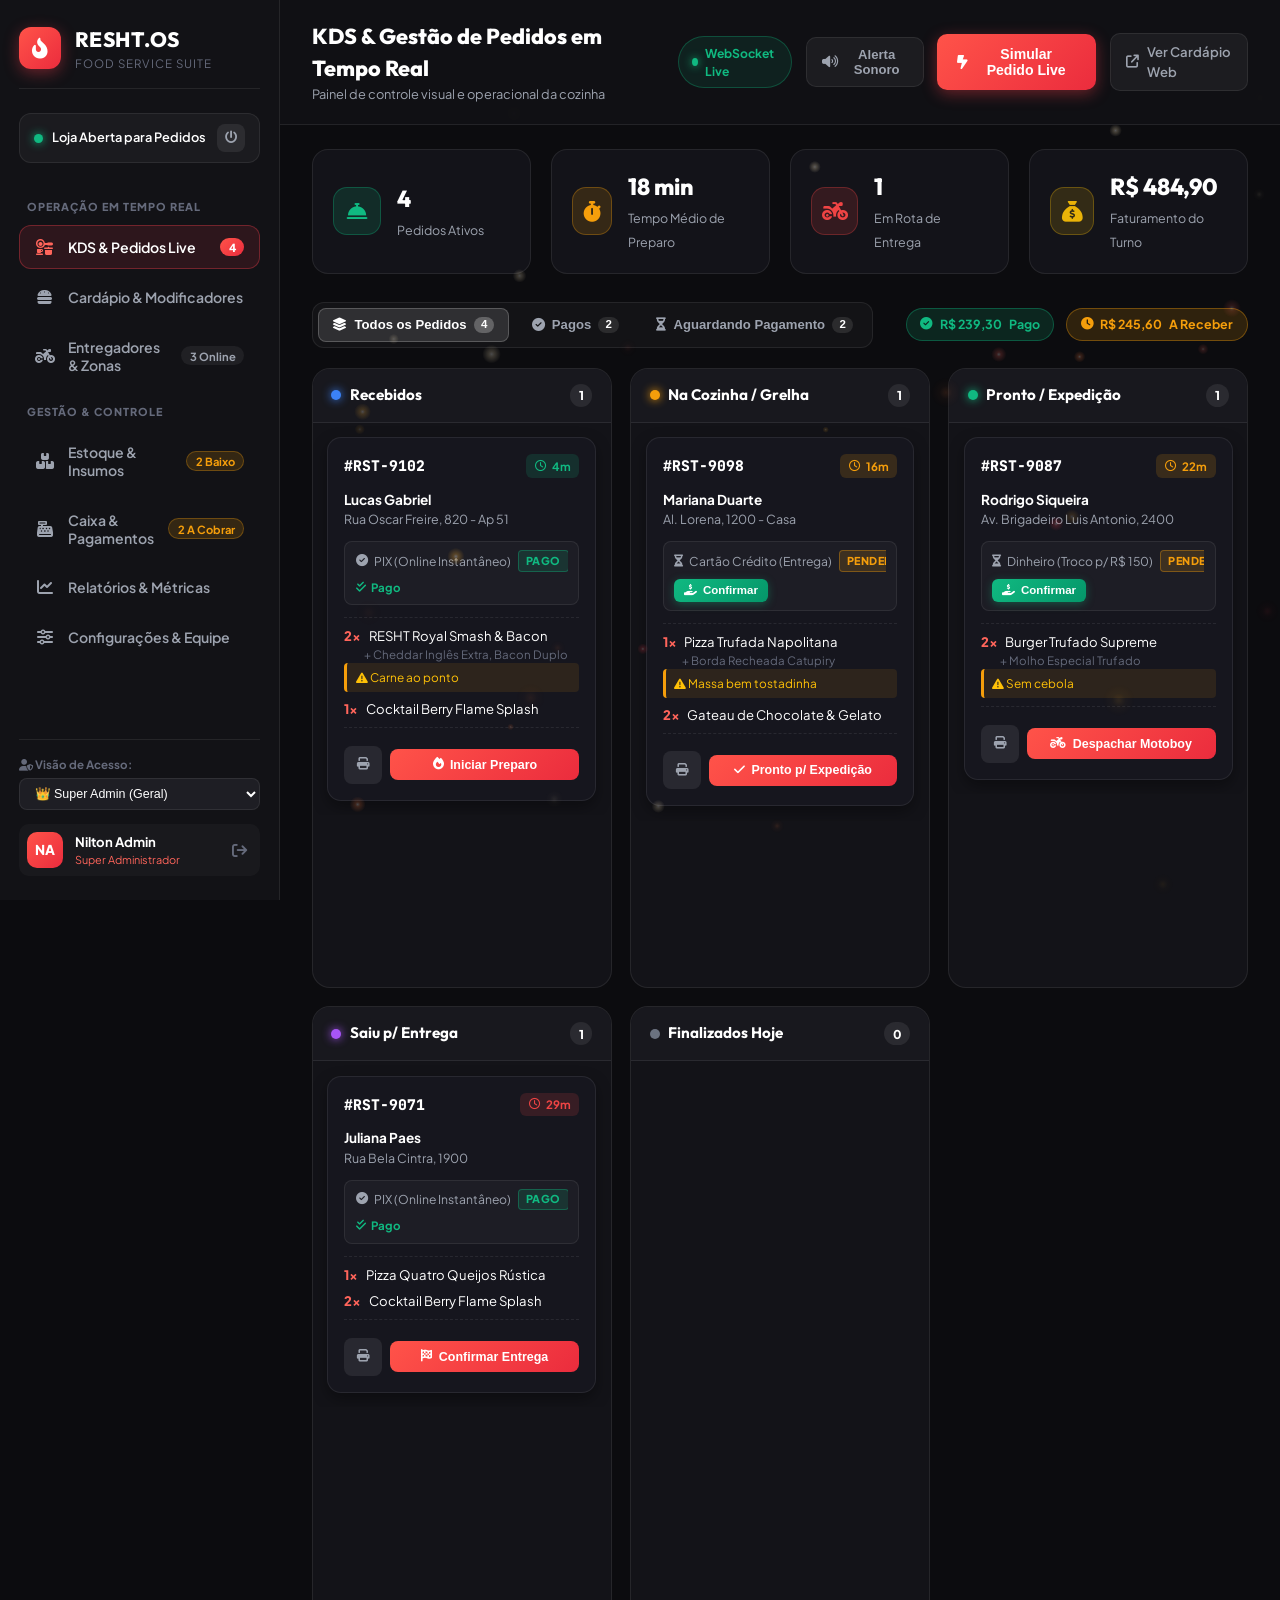
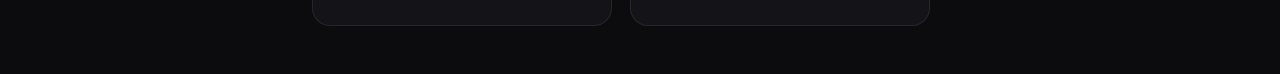
<file: admin.html>
<!DOCTYPE html>
<html lang="pt-BR" class="dark">
<head>
  <meta charset="UTF-8">
  <meta name="viewport" content="width=device-width, initial-scale=1.0">
  <title>RESHT — Backoffice & KDS Central Fast-Food</title>
  <meta name="description" content="Painel de controle central de alta performance para operação de restaurantes, KDS em tempo real, estoque, entregas e financeiro.">
  <meta name="theme-color" content="#09090b">

  <!-- Google Fonts: Outfit & Plus Jakarta Sans -->
  <link rel="preconnect" href="https://fonts.googleapis.com">
  <link rel="preconnect" href="https://fonts.gstatic.com" crossorigin>
  <link href="https://fonts.googleapis.com/css2?family=Outfit:wght@400;500;600;700;800;900&family=Plus+Jakarta+Sans:wght@300;400;500;600;700;800&family=JetBrains+Mono:wght@400;600;700&display=swap" rel="stylesheet">

  <!-- Font Awesome Icons -->
  <link rel="stylesheet" href="https://cdnjs.cloudflare.com/ajax/libs/font-awesome/6.5.1/css/all.min.css" integrity="sha512-DTOQO9RWCH3ppGqcWaEA1BIZOC6xxalwEsw9c2QQeAIftl+Vegovlnee1c9QX4TctnWMn13TZye+giMm8e2LwA==" crossorigin="anonymous" referrerpolicy="no-referrer" />

  <link rel="stylesheet" href="admin.css">
</head>
<body class="admin-body">
  <!-- Ambient Floating Dust Particles / Bokeh Lights Canvas -->
  <canvas id="ambientParticlesCanvas" class="ambient-particles-canvas" aria-hidden="true"></canvas>

  <!-- Audio Alert Synthesizer Triggered via Web Audio API -->

  <div class="admin-layout">
    
    <!-- ==========================================================================
         SIDEBAR DE NAVEGAÇÃO OPERACIONAL
         ========================================================================== -->
    <aside class="admin-nav-sidebar" id="adminSidebar">
      
      <!-- Brand Logo -->
      <div class="sidebar-brand">
        <a href="index.html" class="brand-link" title="Voltar para a Landing Page">
          <div class="brand-icon-box">
            <i class="fa-solid fa-fire-flame-curved"></i>
          </div>
          <div class="brand-info">
            <span class="brand-title">RESHT<span class="text-primary">.</span>OS</span>
            <span class="brand-tag">Food Service Suite</span>
          </div>
        </a>
        <button class="sidebar-close-btn" id="sidebarCloseBtn" aria-label="Fechar Menu">
          <i class="fa-solid fa-xmark"></i>
        </button>
      </div>

      <!-- Quick Store Status Pill -->
      <div class="store-status-pill-box">
        <div class="store-status-indicator online" id="storeStatusIndicator">
          <span class="status-ping"></span>
          <span class="status-text-live" id="storeStatusLabel">Loja Aberta para Pedidos</span>
        </div>
        <button class="btn-store-toggle" id="storeMasterToggle" title="Abrir/Fechar Loja">
          <i class="fa-solid fa-power-off"></i>
        </button>
      </div>

      <!-- Navigation Menu -->
      <nav class="sidebar-menu" aria-label="Menu do Backoffice">
        <div class="menu-group-label">OPERAÇÃO EM TEMPO REAL</div>
        
        <button class="nav-item-btn active" data-view="kdsView" id="navKds">
          <div class="nav-btn-icon"><i class="fa-solid fa-kitchen-set"></i></div>
          <span class="nav-btn-text">KDS & Pedidos Live</span>
          <span class="nav-live-badge pulse" id="kdsBadgeCount">4</span>
        </button>

        <button class="nav-item-btn" data-view="menuView" id="navMenu">
          <div class="nav-btn-icon"><i class="fa-solid fa-burger"></i></div>
          <span class="nav-btn-text">Cardápio & Modificadores</span>
        </button>

        <button class="nav-item-btn" data-view="logisticsView" id="navLogistics">
          <div class="nav-btn-icon"><i class="fa-solid fa-motorcycle"></i></div>
          <span class="nav-btn-text">Entregadores & Zonas</span>
          <span class="nav-badge muted" id="driversActiveCount">3 Online</span>
        </button>

        <div class="menu-group-label">GESTÃO & CONTROLE</div>

        <button class="nav-item-btn" data-view="inventoryView" id="navInventory">
          <div class="nav-btn-icon"><i class="fa-solid fa-boxes-stacked"></i></div>
          <span class="nav-btn-text">Estoque & Insumos</span>
          <span class="nav-badge warning" id="stockAlertCount">2 Baixo</span>
        </button>

        <button class="nav-item-btn" data-view="financialView" id="navFinancial">
          <div class="nav-btn-icon"><i class="fa-solid fa-cash-register"></i></div>
          <span class="nav-btn-text">Caixa & Pagamentos</span>
          <span class="nav-badge warning" id="financialPendingBadge">2 A Cobrar</span>
        </button>

        <button class="nav-item-btn" data-view="analyticsView" id="navAnalytics">
          <div class="nav-btn-icon"><i class="fa-solid fa-chart-line"></i></div>
          <span class="nav-btn-text">Relatórios & Métricas</span>
        </button>

        <button class="nav-item-btn" data-view="settingsView" id="navSettings">
          <div class="nav-btn-icon"><i class="fa-solid fa-sliders"></i></div>
          <span class="nav-btn-text">Configurações & Equipe</span>
        </button>
      </nav>

      <!-- User Role Switcher & Profile Footer -->
      <div class="sidebar-user-footer">
        <div class="role-selector-wrap">
          <label for="currentRoleSelect"><i class="fa-solid fa-user-shield"></i> Visão de Acesso:</label>
          <select id="currentRoleSelect" class="role-select">
            <option value="superadmin">👑 Super Admin (Geral)</option>
            <option value="manager">💼 Gerente de Turno</option>
            <option value="cashier">💵 Atendente / Caixa</option>
            <option value="kitchen">👨‍🍳 Cozinha (Somente KDS)</option>
          </select>
        </div>
        <div class="sidebar-user-card">
          <div class="user-avatar-circle" id="currentUserAvatar">NA</div>
          <div class="user-details">
            <span class="user-display-name" id="currentUserName">Nilton Admin</span>
            <span class="user-display-role" id="currentUserRoleBadge">Super Administrador</span>
          </div>
          <a href="index.html" class="btn-logout" title="Sair para o Site"><i class="fa-solid fa-arrow-right-from-bracket"></i></a>
        </div>
      </div>

    </aside>

    <!-- Mobile Backdrop with Deep Blur -->
    <div class="sidebar-backdrop" id="sidebarBackdrop" aria-hidden="true"></div>

    <!-- ==========================================================================
         MAIN CONTENT AREA
         ========================================================================== -->
    <div class="admin-main-wrapper">
      
      <!-- Top Operational Header Bar -->
      <header class="admin-topbar">
        <div class="topbar-left">
          <button class="sidebar-toggle-btn" id="mobileSidebarToggle" aria-label="Menu Lateral">
            <i class="fa-solid fa-bars"></i>
          </button>
          <div class="topbar-title-box">
            <h1 class="topbar-view-title" id="currentViewTitle">KDS & Gestão de Pedidos em Tempo Real</h1>
            <p class="topbar-view-sub" id="currentViewSub">Painel de controle visual e operacional da cozinha</p>
          </div>
        </div>

        <div class="topbar-actions">
          
          <!-- WebSocket Status Pill -->
          <div class="ws-status-indicator" title="Conexão com WebSocket de pedidos">
            <span class="ws-dot online"></span>
            <span class="action-text-full">WebSocket Live</span>
            <span class="action-text-mobile">Live</span>
          </div>

          <!-- Sound Alarm Toggle -->
          <button class="action-btn-pill" id="toggleSoundBtn" title="Ativar/Desativar som de novos pedidos">
            <i class="fa-solid fa-volume-high" id="soundIcon"></i>
            <span class="action-text-full">Alerta Sonoro</span>
            <span class="action-text-mobile">Som</span>
          </button>

          <!-- Simulate Live Order Button (Demo Power Tool) -->
          <button class="btn btn-simulate-order" id="simulateNewOrderBtn" title="Simular Pedido em Tempo Real">
            <i class="fa-solid fa-bolt-lightning"></i>
            <span class="action-text-full">Simular Pedido Live</span>
            <span class="action-text-mobile">Simular</span>
          </button>

          <!-- Quick Return to Storefront -->
          <a href="index.html" target="_blank" class="action-btn-pill store-link-btn" title="Abrir Cardápio do Cliente">
            <i class="fa-solid fa-arrow-up-right-from-square"></i>
            <span class="action-text-full">Ver Cardápio Web</span>
            <span class="action-text-mobile">Cardápio</span>
          </a>

        </div>
      </header>

      <!-- Dynamic Views Container -->
      <main class="admin-content-viewport" id="adminViewport">

        <!-- ====================================================================
             VIEW 1: LIVE KDS & KANBAN TRACKER (COZINHA & EXPEDIÇÃO)
             ==================================================================== -->
        <section class="admin-view active" id="kdsView">
          
          <!-- KDS Metrics Banner -->
          <div class="kds-metrics-bar">
            <div class="kds-metric-card glass-panel">
              <div class="metric-icon-ring emerald"><i class="fa-solid fa-bell-concierge"></i></div>
              <div>
                <span class="kds-metric-val" id="metricTotalActive">4</span>
                <span class="kds-metric-label">Pedidos Ativos</span>
              </div>
            </div>
            <div class="kds-metric-card glass-panel">
              <div class="metric-icon-ring amber"><i class="fa-solid fa-stopwatch"></i></div>
              <div>
                <span class="kds-metric-val" id="metricAvgTime">18 min</span>
                <span class="kds-metric-label">Tempo Médio de Preparo</span>
              </div>
            </div>
            <div class="kds-metric-card glass-panel">
              <div class="metric-icon-ring ruby"><i class="fa-solid fa-motorcycle"></i></div>
              <div>
                <span class="kds-metric-val" id="metricInDelivery">1</span>
                <span class="kds-metric-label">Em Rota de Entrega</span>
              </div>
            </div>
            <div class="kds-metric-card glass-panel">
              <div class="metric-icon-ring gold"><i class="fa-solid fa-sack-dollar"></i></div>
              <div>
                <span class="kds-metric-val" id="metricDayTotal">R$ 1.485,30</span>
                <span class="kds-metric-label">Faturamento do Turno</span>
              </div>
            </div>
          </div>

          <!-- KDS Payment & Status Filter Bar -->
          <div class="kds-filter-toolbar">
            <div class="kds-filter-tabs" id="kdsFilterTabs">
              <button class="kds-filter-btn active" data-filter="all">
                <i class="fa-solid fa-layer-group"></i>
                <span class="filter-label-full">Todos os Pedidos</span>
                <span class="filter-label-mobile">Todos</span>
                <span class="filter-count-badge" id="filterCountAll">4</span>
              </button>
              <button class="kds-filter-btn filter-paid" data-filter="paid">
                <i class="fa-solid fa-circle-check text-emerald"></i>
                <span class="filter-label-full">Pagos</span>
                <span class="filter-label-mobile">Pagos</span>
                <span class="filter-count-badge" id="filterCountPaid">2</span>
              </button>
              <button class="kds-filter-btn filter-pending" data-filter="pending">
                <i class="fa-solid fa-hourglass-half text-amber"></i>
                <span class="filter-label-full">Aguardando Pagamento</span>
                <span class="filter-label-mobile">Pendentes</span>
                <span class="filter-count-badge" id="filterCountPending">2</span>
              </button>
            </div>
            <div class="kds-quick-pay-stat">
              <span class="pay-stat-pill paid"><i class="fa-solid fa-circle-check"></i> <span id="quickPaidSum">R$ 0,00</span> Pago</span>
              <span class="pay-stat-pill pending"><i class="fa-solid fa-clock"></i> <span id="quickPendingSum">R$ 0,00</span> A Receber</span>
            </div>
          </div>

          <!-- KDS Kanban Board (Colunas de Status) -->
          <div class="kds-kanban-board" id="kdsBoard">
            
            <!-- Coluna 1: Recebido -->
            <div class="kanban-col status-received" data-status="received">
              <div class="kanban-col-header">
                <div class="col-title-flex">
                  <span class="status-indicator-dot received"></span>
                  <h3 class="col-title">Recebidos</h3>
                </div>
                <span class="col-counter-badge" id="count-received">1</span>
              </div>
              <div class="kanban-cards-container" id="cards-received">
                <!-- Injetado dinamicamente -->
              </div>
            </div>

            <!-- Coluna 2: Em Preparo -->
            <div class="kanban-col status-preparing" data-status="preparing">
              <div class="kanban-col-header">
                <div class="col-title-flex">
                  <span class="status-indicator-dot preparing"></span>
                  <h3 class="col-title">Na Cozinha / Grelha</h3>
                </div>
                <span class="col-counter-badge" id="count-preparing">1</span>
              </div>
              <div class="kanban-cards-container" id="cards-preparing">
                <!-- Injetado dinamicamente -->
              </div>
            </div>

            <!-- Coluna 3: Pronto / Aguardando -->
            <div class="kanban-col status-ready" data-status="ready">
              <div class="kanban-col-header">
                <div class="col-title-flex">
                  <span class="status-indicator-dot ready"></span>
                  <h3 class="col-title">Pronto / Expedição</h3>
                </div>
                <span class="col-counter-badge" id="count-ready">1</span>
              </div>
              <div class="kanban-cards-container" id="cards-ready">
                <!-- Injetado dinamicamente -->
              </div>
            </div>

            <!-- Coluna 4: Em Rota de Entrega -->
            <div class="kanban-col status-delivering" data-status="delivering">
              <div class="kanban-col-header">
                <div class="col-title-flex">
                  <span class="status-indicator-dot delivering"></span>
                  <h3 class="col-title">Saiu p/ Entrega</h3>
                </div>
                <span class="col-counter-badge" id="count-delivering">1</span>
              </div>
              <div class="kanban-cards-container" id="cards-delivering">
                <!-- Injetado dinamicamente -->
              </div>
            </div>

            <!-- Coluna 5: Concluídos -->
            <div class="kanban-col status-delivered" data-status="delivered">
              <div class="kanban-col-header">
                <div class="col-title-flex">
                  <span class="status-indicator-dot delivered"></span>
                  <h3 class="col-title">Finalizados Hoje</h3>
                </div>
                <span class="col-counter-badge" id="count-delivered">12</span>
              </div>
              <div class="kanban-cards-container" id="cards-delivered">
                <!-- Injetado dinamicamente -->
              </div>
            </div>

          </div>
        </section>

        <!-- ====================================================================
             VIEW 2: GESTÃO DE CARDÁPIO DIGITAL & MODIFICADORES
             ==================================================================== -->
        <section class="admin-view" id="menuView">
          <div class="view-header-bar">
            <div>
              <h2 class="section-title">Gerenciador de Cardápio & Insumos</h2>
              <p class="section-sub">Ative ou pause itens instantaneamente e configure grupos de adicionais obrigatórios ou extras.</p>
            </div>
            <div class="view-header-actions">
              <button class="btn btn-secondary btn-sm" id="openModifierGroupModalBtn">
                <i class="fa-solid fa-layer-group"></i> Grupos de Adicionais
              </button>
              <button class="btn btn-primary btn-sm" id="openNewProductModalBtn">
                <i class="fa-solid fa-plus"></i> Novo Prato / Combo
              </button>
            </div>
          </div>

          <!-- Categories Quick Filter Tabs -->
          <div class="menu-mgmt-categories" id="menuMgmtCategories">
            <button class="mgmt-cat-btn active" data-cat="all">Todos os Itens (8)</button>
            <button class="mgmt-cat-btn" data-cat="burgers">Burgers & Combos (4)</button>
            <button class="mgmt-cat-btn" data-cat="pizzas">Pizzas Artesanais (2)</button>
            <button class="mgmt-cat-btn" data-cat="drinks">Bebidas & Drinks (1)</button>
            <button class="mgmt-cat-btn" data-cat="desserts">Sobremesas (1)</button>
          </div>

          <!-- Product Management Table / Cards Grid -->
          <div class="product-mgmt-grid" id="productMgmtGrid">
            <!-- Renderizado via JS -->
          </div>
        </section>

        <!-- ====================================================================
             VIEW 3: LOGÍSTICA & ENTREGADORES (DELIVERY TRACKER)
             ==================================================================== -->
        <section class="admin-view" id="logisticsView">
          <div class="view-header-bar">
            <div>
              <h2 class="section-title">Logística & Gestão de Motoboys</h2>
              <p class="section-sub">Acompanhe entregadores ativos, pedidos atribuídos e configure taxas por bairro ou raio.</p>
            </div>
            <button class="btn btn-primary btn-sm" id="openNewDriverModalBtn">
              <i class="fa-solid fa-user-plus"></i> Cadastrar Entregador
            </button>
          </div>

          <div class="logistics-dashboard-grid">
            <!-- Coluna 1: Entregadores Ativos -->
            <div class="logistics-drivers-box glass-panel">
              <div class="panel-header-flex">
                <h3 class="panel-heading"><i class="fa-solid fa-helmet-safety text-emerald"></i> Entregadores Disponíveis / Em Rota</h3>
                <span class="panel-counter-badge" id="driversCountBadge">3 Ativos</span>
              </div>
              <div class="drivers-list" id="driversListContainer">
                <!-- Renderizado via JS -->
              </div>
            </div>

            <!-- Coluna 2: Zonas de Entrega & Taxas -->
            <div class="logistics-zones-box glass-panel">
              <div class="panel-header-flex">
                <h3 class="panel-heading"><i class="fa-solid fa-map-location-dot text-ruby"></i> Zonas e Taxas de Entrega</h3>
                <span class="panel-counter-badge" id="zonesCountBadge">4 Zonas</span>
              </div>
              
              <!-- Tabela para Desktop e Telas Médias -->
              <div class="delivery-zones-table-scroll">
                <table class="zones-table">
                  <thead>
                    <tr>
                      <th>Zona / Bairro</th>
                      <th>Raio Máx.</th>
                      <th>Tempo Médio</th>
                      <th>Taxa Cobrada</th>
                      <th>Status</th>
                    </tr>
                  </thead>
                  <tbody id="zonesTableBody">
                    <!-- Renderizado via JS -->
                  </tbody>
                </table>
              </div>

              <!-- Visualização Otimizada em Cards para Mobile -->
              <div class="delivery-zones-mobile-cards" id="deliveryZonesMobileCards">
                <!-- Renderizado dinamicamente via JS -->
              </div>
            </div>
          </div>
        </section>

        <!-- ====================================================================
             VIEW 4: ESTOQUE & INSUMOS (MATÉRIA-PRIMA)
             ==================================================================== -->
        <section class="admin-view" id="inventoryView">
          <div class="view-header-bar">
            <div>
              <h2 class="section-title">Controle de Insumos & Baixa Automática</h2>
              <p class="section-sub">Acompanhe a matéria-prima utilizada nos burgers e pratos com alertas de estoque crítico.</p>
            </div>
            <button class="btn btn-primary btn-sm" id="openStockEntryModalBtn">
              <i class="fa-solid fa-cart-flatbed"></i> Dar Entrada de Estoque
            </button>
          </div>

          <div class="inventory-table-container glass-panel">
            <!-- Tabela para Desktop e Telas Médias -->
            <div class="inventory-table-scroll">
              <table class="inventory-table" id="inventoryTable">
                <thead>
                  <tr>
                    <th>Insumo / Matéria-Prima</th>
                    <th>Categoria</th>
                    <th>Quantidade Atual</th>
                    <th>Estoque Mínimo</th>
                    <th>Status</th>
                    <th>Custo Unit.</th>
                    <th class="text-right">Ações</th>
                  </tr>
                </thead>
                <tbody id="inventoryTableBody">
                  <!-- Renderizado dinamicamente via JS -->
                </tbody>
              </table>
            </div>

            <!-- Visualização Otimizada em Cards para Mobile -->
            <div class="inventory-mobile-cards" id="inventoryMobileCards">
              <!-- Renderizado dinamicamente via JS -->
            </div>
          </div>
        </section>

        <!-- ====================================================================
             VIEW 5: FINANCEIRO, CAIXA & CUPONS
             ==================================================================== -->
        <section class="admin-view" id="financialView">
          <div class="view-header-bar">
            <div>
              <h2 class="section-title">Frente de Caixa & Cupons Promocionais</h2>
              <p class="section-sub">Abertura e fechamento de turno, divisão por métodos de pagamento e marketing.</p>
            </div>
            <div class="view-header-actions">
              <button class="btn btn-secondary btn-sm" id="openShiftCloseModalBtn">
                <i class="fa-solid fa-lock"></i> Fechar Caixa do Turno
              </button>
              <button class="btn btn-primary btn-sm" id="openNewCouponModalBtn">
                <i class="fa-solid fa-ticket"></i> Criar Cupom VIP
              </button>
            </div>
          </div>

          <!-- Nova Seção: Auditoria e Controle de Pagamentos em Tempo Real -->
          <div class="payments-audit-section glass-panel">
            <div class="panel-header-flex">
              <div>
                <h3 class="panel-heading"><i class="fa-solid fa-money-check-dollar"></i> Acompanhamento & Confirmação de Pagamentos</h3>
                <p class="panel-sub">Audite todos os pedidos do turno, identifique pendências e confirme pagamentos com 1 clique.</p>
              </div>
              <div class="payments-filters-wrap">
                <div class="search-box-sm">
                  <i class="fa-solid fa-magnifying-glass"></i>
                  <input type="text" id="paymentsSearchInput" placeholder="Buscar por pedido ou cliente...">
                </div>
                <select id="paymentsStatusFilter" class="form-select-sm">
                  <option value="all">Todos os Status</option>
                  <option value="PENDING">🟡 Somente Pendentes</option>
                  <option value="PAID">🟢 Somente Pagos</option>
                </select>
              </div>
            </div>

            <!-- Métricas Rápidas de Pagamentos -->
            <div class="payments-summary-cards">
              <div class="pay-sum-card glass-panel emerald-border">
                <span class="pay-sum-label"><i class="fa-solid fa-circle-check text-emerald"></i> Total Confirmado (Pago)</span>
                <h3 class="pay-sum-val text-emerald" id="sumTotalPaid">R$ 0,00</h3>
                <span class="pay-sum-sub" id="countPaidOrders">0 pedidos liquidados</span>
              </div>
              <div class="pay-sum-card glass-panel amber-border">
                <span class="pay-sum-label"><i class="fa-solid fa-hourglass-half text-amber"></i> Total Pendente (A Receber)</span>
                <h3 class="pay-sum-val text-amber" id="sumTotalPending">R$ 0,00</h3>
                <span class="pay-sum-sub" id="countPendingOrders">0 pedidos a cobrar</span>
              </div>
              <div class="pay-sum-card glass-panel blue-border">
                <span class="pay-sum-label"><i class="fa-solid fa-scale-balanced text-blue"></i> Taxa de Liquidação</span>
                <h3 class="pay-sum-val" id="sumSettlementRate">0%</h3>
                <span class="pay-sum-sub" id="sumTotalOrdersCount">0 pedidos no turno</span>
              </div>
            </div>

            <!-- Tabela de Pedidos e Pagamentos -->
            <div class="payments-table-container">
              <table class="payments-table" id="paymentsTable">
                <thead>
                  <tr>
                    <th>ID Pedido</th>
                    <th>Data/Hora</th>
                    <th>Cliente / Contato</th>
                    <th>Valor Total</th>
                    <th>Forma de Pagamento</th>
                    <th>Status do Pagamento</th>
                    <th>Auditoria / Operador</th>
                    <th class="text-right">Ação do Administrador</th>
                  </tr>
                </thead>
                <tbody id="paymentsTableBody">
                  <!-- Renderizado dinamicamente via JS -->
                </tbody>
              </table>
            </div>

            <!-- Visualização em Cards para Mobile na Auditoria de Pagamentos -->
            <div class="payments-mobile-cards" id="paymentsMobileCards">
              <!-- Renderizado dinamicamente via JS -->
            </div>
          </div>

          <div class="financial-grid">
            <!-- Painel de Métodos de Pagamento -->
            <div class="financial-methods-card glass-panel">
              <h3 class="panel-heading"><i class="fa-solid fa-chart-pie"></i> Vendas por Método de Pagamento (Hoje)</h3>
              <div class="payment-stats-list">
                <div class="pay-stat-item">
                  <div class="pay-stat-left">
                    <i class="fa-brands fa-pix text-emerald"></i>
                    <span>Pix Instantâneo Online</span>
                  </div>
                  <strong class="pay-stat-val" id="statPixVal">R$ 0,00</strong>
                </div>
                <div class="pay-stat-item">
                  <div class="pay-stat-left">
                    <i class="fa-solid fa-credit-card text-primary"></i>
                    <span>Cartão de Crédito / Débito na Entrega</span>
                  </div>
                  <strong class="pay-stat-val" id="statCardVal">R$ 0,00</strong>
                </div>
                <div class="pay-stat-item">
                  <div class="pay-stat-left">
                    <i class="fa-solid fa-money-bill-wave text-amber"></i>
                    <span>Dinheiro em Espécie</span>
                  </div>
                  <strong class="pay-stat-val" id="statCashVal">R$ 0,00</strong>
                </div>
              </div>
            </div>

            <!-- Painel de Cupons de Desconto -->
            <div class="coupons-panel glass-panel">
              <h3 class="panel-heading"><i class="fa-solid fa-tags"></i> Cupons Promocionais Ativos</h3>
              <div class="coupons-list" id="couponsListContainer">
                <!-- Renderizado via JS -->
              </div>
            </div>
          </div>
        </section>

        <!-- ====================================================================
             VIEW 6: RELATÓRIOS & ANALYTICS
             ==================================================================== -->
        <section class="admin-view" id="analyticsView">
          <div class="view-header-bar">
            <div>
              <h2 class="section-title">Relatórios Operacionais & Desempenho</h2>
              <p class="section-sub">Indicadores de ticket médio, pratos mais vendidos e curva de vendas por horário.</p>
            </div>
            <button class="btn btn-secondary btn-sm" id="exportReportBtn">
              <i class="fa-solid fa-file-export"></i> Exportar Relatório CSV
            </button>
          </div>

          <div class="analytics-cards-grid">
            <div class="analytics-card glass-panel">
              <span class="analytics-card-label">Ticket Médio por Pedido</span>
              <h3 class="analytics-card-val">R$ 78,17</h3>
              <span class="trend-badge positive"><i class="fa-solid fa-arrow-up"></i> +12,4% vs semana passada</span>
            </div>
            <div class="analytics-card glass-panel">
              <span class="analytics-card-label">Prato Campeão de Vendas</span>
              <h3 class="analytics-card-val">Royal Smash & Bacon</h3>
              <span class="text-secondary text-xs">48 unidades vendidas hoje</span>
            </div>
            <div class="analytics-card glass-panel">
              <span class="analytics-card-label">Tempo Médio Total (Preparo + Entrega)</span>
              <h3 class="analytics-card-val">34 minutos</h3>
              <span class="trend-badge positive"><i class="fa-solid fa-bolt"></i> Meta 40 min superada</span>
            </div>
          </div>
        </section>

        <!-- ====================================================================
             VIEW 7: CONFIGURAÇÕES & CONTROLE DE ACESSO
             ==================================================================== -->
        <section class="admin-view" id="settingsView">
          <div class="view-header-bar">
            <div>
              <h2 class="section-title">Configurações Operacionais da Loja</h2>
              <p class="section-sub">Defina horários de funcionamento, tempo de preparo estimado e permissões da equipe.</p>
            </div>
            <button class="btn btn-primary btn-sm" id="saveStoreSettingsBtn">
              <i class="fa-solid fa-floppy-disk"></i> Salvar Configurações
            </button>
          </div>

          <div class="settings-form-grid">
            <div class="settings-box glass-panel">
              <h3 class="panel-heading"><i class="fa-solid fa-store"></i> Informações do Restaurante</h3>
              <div class="form-group">
                <label for="setStoreName">Nome Fantasia:</label>
                <input type="text" id="setStoreName" class="form-input" value="RESHT Gourmet & Fast-Food">
              </div>
              <div class="form-group">
                <label for="setAvgPrepTime">Tempo Estimado de Preparo Padrão:</label>
                <input type="text" id="setAvgPrepTime" class="form-input" value="25 - 35 minutos">
              </div>
              <div class="form-group">
                <label for="setWhatsappPhone">WhatsApp de Atendimento da Loja:</label>
                <input type="text" id="setWhatsappPhone" class="form-input" value="(11) 98765-4321">
              </div>
            </div>

            <div class="settings-box glass-panel">
              <h3 class="panel-heading"><i class="fa-solid fa-print"></i> Impressão Térmica de Comandas</h3>
              <div class="form-group">
                <label for="setPrinterWidth">Largura da Bobina Térmica:</label>
                <select id="setPrinterWidth" class="form-select">
                  <option value="80mm" selected>Bobina 80mm Padrão Cozinha</option>
                  <option value="58mm">Bobina 58mm Portátil / Balcão</option>
                </select>
              </div>
              <div class="form-group">
                <label class="checkbox-label">
                  <input type="checkbox" id="setAutoPrintCheck" checked>
                  <span class="custom-box"></span>
                  <span>Abrir visualização de impressão ao receber novo pedido</span>
                </label>
              </div>
            </div>
          </div>
        </section>

      </main>
    </div>
  </div>

  <!-- ==========================================================================
       MODAL DE CADASTRO DE ENTREGADOR
       ========================================================================== -->
  <div class="admin-modal-backdrop" id="driverModalBackdrop"></div>
  <div class="admin-form-modal" id="newDriverModal" role="dialog" aria-modal="true">
    <div class="admin-form-modal-header">
      <h3 class="admin-form-modal-title"><i class="fa-solid fa-motorcycle text-emerald"></i> Cadastrar Novo Entregador</h3>
      <button class="btn-icon-subtle" id="closeDriverModalBtn"><i class="fa-solid fa-xmark"></i></button>
    </div>
    <form id="newDriverForm" class="admin-modal-form">
      <div class="form-group">
        <label for="driverNameInput">Nome Completo do Entregador</label>
        <input type="text" id="driverNameInput" class="form-input" placeholder="Ex: Lucas Ferreira Silva" required>
      </div>
      <div class="form-row">
        <div class="form-group flex-1">
          <label for="driverPhoneInput">WhatsApp / Celular</label>
          <input type="tel" id="driverPhoneInput" class="form-input" placeholder="(11) 98888-7777" required>
        </div>
        <div class="form-group flex-1">
          <label for="driverVehicleInput">Veículo / Modelo</label>
          <input type="text" id="driverVehicleInput" class="form-input" placeholder="Ex: Honda CG 160" required>
        </div>
      </div>
      <div class="form-group">
        <label for="driverStatusSelect">Status Inicial</label>
        <select id="driverStatusSelect" class="form-input">
          <option value="Disponível|green">🟢 Disponível para Entregas</option>
          <option value="Aguardando no Balcão|green">🟡 Aguardando no Balcão</option>
          <option value="Em Rota|amber">🟠 Em Rota de Entrega</option>
        </select>
      </div>
      <div class="admin-form-modal-actions">
        <button type="button" class="btn btn-secondary" id="cancelDriverModalBtn">Cancelar</button>
        <button type="submit" class="btn btn-primary"><i class="fa-solid fa-check"></i> Salvar Entregador</button>
      </div>
    </form>
  </div>

  <!-- ==========================================================================
       MODAL DE COMANDA TÉRMICA (80mm) PRONTA PARA IMPRESSÃO
       ========================================================================== -->
  <div class="thermal-modal-backdrop" id="thermalModalBackdrop"></div>
  <div class="thermal-modal" id="thermalModal" role="dialog" aria-modal="true">
    <div class="thermal-modal-header">
      <h3 class="thermal-header-title"><i class="fa-solid fa-receipt"></i> Comanda Térmica de Produção</h3>
      <button class="btn-icon-subtle" id="closeThermalModalBtn"><i class="fa-solid fa-xmark"></i></button>
    </div>
    
    <!-- Visualização Fiel da Comanda Térmica 80mm -->
    <div class="thermal-receipt-paper" id="thermalReceiptContent">
      <div class="receipt-center">
        <h2 class="receipt-brand">=== RESHT GOURMET ===</h2>
        <p class="receipt-sub">Alameda dos Sabores, 1420 - SP</p>
        <p class="receipt-order-id" id="receiptOrderId">PEDIDO #RST-8492</p>
        <p class="receipt-date" id="receiptDate">24/09/2026 19:42:10</p>
      </div>
      <div class="receipt-divider">================================</div>
      <div class="receipt-customer-block">
        <p><strong>CLIENTE:</strong> <span id="receiptCustName">Nilton Silva</span></p>
        <p><strong>TELEFONE:</strong> <span id="receiptCustPhone">(11) 98765-4321</span></p>
        <p><strong>ENTREGA:</strong> <span id="receiptCustAddress">Av. Paulista, 1500 - Ap 42</span></p>
      </div>
      <div class="receipt-divider">--------------------------------</div>
      <div class="receipt-items-list" id="receiptItemsList">
        <!-- Itens injetados via JS -->
      </div>
      <div class="receipt-divider">--------------------------------</div>
      <div class="receipt-totals-block">
        <div class="receipt-flex"><span>SUBTOTAL:</span><strong id="receiptSubtotal">R$ 89,80</strong></div>
        <div class="receipt-flex"><span>TAXA ENTREGA:</span><strong id="receiptDelivery">R$ 7,90</strong></div>
        <div class="receipt-flex-total"><span>TOTAL:</span><strong id="receiptTotal">R$ 97,70</strong></div>
        <div class="receipt-flex"><span>PAGAMENTO:</span><strong id="receiptPayment">PIX (PAGO)</strong></div>
      </div>
      <div class="receipt-divider">================================</div>
      <div class="receipt-center receipt-footer">
        <p>*** CONTROLE DE COZINHA & EXPEDIÇÃO ***</p>
        <p>www.resht.com.br</p>
      </div>
    </div>

    <div class="thermal-modal-actions">
      <button class="btn btn-secondary" id="printThermalBtn"><i class="fa-solid fa-print"></i> Imprimir Comanda</button>
      <button class="btn btn-primary" id="doneThermalBtn">Concluir</button>
    </div>
  </div>

  <!-- Toast de Notificações do Backoffice -->
  <div class="toast" id="adminToast">
    <i class="fa-solid fa-circle-check toast-icon"></i>
    <span class="toast-message" id="adminToastMessage">Notificação do sistema</span>
  </div>

  <script src="admin.js"></script>
</body>
</html>
</file>
<file: style.css>
/* ==========================================================================
   RESHT — Premium Dark Gourmet Theme & Hero Section Styling
   ========================================================================== */

/* Design Tokens & CSS Variables */
:root {
  /* Color Palette - Dark Charcoal & Coral Crimson Flare */
  --bg-main: #09090b;
  --bg-card: rgba(22, 22, 26, 0.75);
  --bg-glass: rgba(26, 26, 30, 0.65);
  --border-glass: rgba(255, 255, 255, 0.08);
  --border-glass-hover: rgba(243, 62, 75, 0.4);
  
  /* Vibrant Accent Colors */
  --primary: #f23d4c;
  --primary-light: #ff655b;
  --primary-dark: #c9182b;
  --accent-orange: #ff7e40;
  --primary-gradient: linear-gradient(135deg, #ff5349 0%, #eb2c3d 50%, #d81b30 100%);
  --text-gradient: linear-gradient(135deg, #ff6b52 0%, #f43f5e 50%, #ff8a65 100%);
  --glow-gradient: radial-gradient(circle, rgba(242, 61, 76, 0.4) 0%, rgba(242, 61, 76, 0.08) 45%, transparent 70%);

  /* Neutral Shades */
  --text-primary: #ffffff;
  --text-secondary: #a3a3b2;
  --text-muted: #6b6b7b;
  --text-amber: #f59e0b;

  /* Typography */
  --font-heading: 'Outfit', -apple-system, BlinkMacSystemFont, 'Segoe UI', Roboto, sans-serif;
  --font-body: 'Plus Jakarta Sans', -apple-system, BlinkMacSystemFont, 'Segoe UI', Roboto, sans-serif;

  /* Transitions & Shadows */
  --transition-fast: 0.2s cubic-bezier(0.4, 0, 0.2, 1);
  --transition-smooth: 0.4s cubic-bezier(0.16, 1, 0.3, 1);
  --transition-bounce: 0.5s cubic-bezier(0.34, 1.56, 0.64, 1);
  --shadow-subtle: 0 10px 30px rgba(0, 0, 0, 0.4);
  --shadow-card: 0 20px 40px rgba(0, 0, 0, 0.6), 0 0 25px rgba(242, 61, 76, 0.1);
  --shadow-glow: 0 0 35px rgba(242, 61, 76, 0.5);
}

/* Light Theme Overrides (if toggled) */
html.light {
  --bg-main: #f8f8fb;
  --bg-card: rgba(255, 255, 255, 0.85);
  --bg-glass: rgba(255, 255, 255, 0.75);
  --border-glass: rgba(0, 0, 0, 0.08);
  --border-glass-hover: rgba(242, 61, 76, 0.4);
  --text-primary: #111116;
  --text-secondary: #555567;
  --text-muted: #888899;
  --shadow-subtle: 0 10px 30px rgba(0, 0, 0, 0.06);
  --shadow-card: 0 20px 40px rgba(0, 0, 0, 0.1), 0 0 25px rgba(242, 61, 76, 0.1);
}

/* Global Reset */
*, *::before, *::after {
  margin: 0;
  padding: 0;
  box-sizing: border-box;
}

html {
  font-size: 16px;
  scroll-behavior: smooth;
  -webkit-font-smoothing: antialiased;
}

body {
  font-family: var(--font-body);
  background-color: var(--bg-main);
  color: var(--text-primary);
  min-height: 100vh;
  overflow-x: hidden;
  line-height: 1.6;
  position: relative;
  transition: background-color var(--transition-smooth), color var(--transition-smooth);
}

/* Background Atmospheric Glows */
.ambient-glow {
  position: fixed;
  border-radius: 50%;
  pointer-events: none;
  z-index: 0;
  filter: blur(120px);
  opacity: 0.6;
  transition: opacity 0.5s ease;
}

/* Ambient Floating Dust Particles & Bokeh Lights Canvas */
.ambient-particles-canvas {
  position: fixed;
  top: 0;
  left: 0;
  width: 100vw;
  height: 100vh;
  pointer-events: none;
  z-index: 0;
  opacity: 0.85;
  transition: opacity 0.5s ease;
}

html.light .ambient-particles-canvas {
  opacity: 0.45;
  filter: contrast(1.1);
}

.glow-top-right {
  top: -150px;
  right: -100px;
  width: 650px;
  height: 650px;
  background: radial-gradient(circle, rgba(242, 61, 76, 0.35) 0%, rgba(255, 126, 64, 0.15) 50%, transparent 80%);
}

.glow-bottom-left {
  bottom: -200px;
  left: -150px;
  width: 550px;
  height: 550px;
  background: radial-gradient(circle, rgba(235, 44, 61, 0.25) 0%, transparent 70%);
}

.glow-center {
  top: 35%;
  right: 15%;
  width: 500px;
  height: 500px;
  background: radial-gradient(circle, rgba(242, 61, 76, 0.2) 0%, transparent 75%);
}

.noise-overlay {
  display: none;
}

/* Main Container Layout */
.page-wrapper {
  position: relative;
  z-index: 2;
  width: 100%;
  min-height: 100vh;
  display: flex;
  flex-direction: column;
}

/* ==========================================================================
   Header / Navbar
   ========================================================================== */
.navbar {
  position: fixed;
  top: 0;
  left: 0;
  width: 100%;
  z-index: 100;
  padding: 1.25rem 2rem;
  background: linear-gradient(to bottom, rgba(9, 9, 11, 0.75) 0%, rgba(9, 9, 11, 0.2) 60%, transparent 100%);
  backdrop-filter: blur(8px);
  -webkit-backdrop-filter: blur(8px);
  transition: all var(--transition-smooth);
}

.navbar.scrolled {
  background: rgba(9, 9, 11, 0.9);
  backdrop-filter: blur(16px);
  -webkit-backdrop-filter: blur(16px);
  border-bottom: 1px solid var(--border-glass);
  padding: 0.9rem 2rem;
  box-shadow: var(--shadow-subtle);
}

html.light .navbar.scrolled {
  background: rgba(255, 255, 255, 0.88);
}

.nav-container {
  max-width: 1320px;
  margin: 0 auto;
  display: flex;
  align-items: center;
  justify-content: space-between;
  gap: 1.5rem;
}

/* Logo */
.logo {
  display: flex;
  align-items: center;
  gap: 0.65rem;
  text-decoration: none;
  color: var(--text-primary);
  font-family: var(--font-heading);
  font-weight: 800;
  font-size: 1.6rem;
  letter-spacing: 0.05em;
  transition: transform var(--transition-fast);
}

.logo:hover {
  transform: scale(1.03);
}

.logo-icon-box {
  width: 38px;
  height: 38px;
  border-radius: 10px;
  background: var(--primary-gradient);
  display: flex;
  align-items: center;
  justify-content: center;
  color: #ffffff;
  font-size: 1.15rem;
  box-shadow: 0 4px 15px rgba(242, 61, 76, 0.45);
  animation: flamePulse 3s infinite ease-in-out;
}

@keyframes flamePulse {
  0%, 100% { transform: scale(1); box-shadow: 0 4px 15px rgba(242, 61, 76, 0.45); }
  50% { transform: scale(1.08); box-shadow: 0 6px 22px rgba(242, 61, 76, 0.7); }
}

.logo-text {
  position: relative;
}

.logo-dot {
  color: var(--primary);
}

/* Navigation Links */
.nav-menu {
  display: flex;
  align-items: center;
}

.nav-list {
  display: flex;
  align-items: center;
  gap: 2.2rem;
  list-style: none;
}

.nav-link {
  text-decoration: none;
  color: var(--text-secondary);
  font-size: 0.95rem;
  font-weight: 500;
  transition: color var(--transition-fast);
  position: relative;
  padding: 0.35rem 0;
}

.nav-link::after {
  content: '';
  position: absolute;
  bottom: 0;
  left: 50%;
  width: 0;
  height: 2px;
  background: var(--primary-gradient);
  border-radius: 2px;
  transition: all var(--transition-fast);
  transform: translateX(-50%);
}

.nav-link:hover, .nav-link.active {
  color: var(--text-primary);
}

.nav-link.active::after, .nav-link:hover::after {
  width: 100%;
}

/* Navbar Action Buttons — Alta Visibilidade & Contraste Gourmet */
.nav-actions {
  display: flex;
  align-items: center;
  gap: 0.75rem;
}

.action-btn {
  position: relative;
  width: 42px;
  height: 42px;
  min-width: 42px;
  border-radius: 12px;
  background: rgba(255, 255, 255, 0.1);
  border: 1px solid rgba(255, 255, 255, 0.22);
  color: #ffffff;
  display: flex;
  align-items: center;
  justify-content: center;
  font-size: 1.05rem;
  cursor: pointer;
  transition: all var(--transition-fast);
  backdrop-filter: blur(14px);
  -webkit-backdrop-filter: blur(14px);
  box-shadow: 0 4px 14px rgba(0, 0, 0, 0.5), inset 0 1px 1px rgba(255, 255, 255, 0.18);
}

.action-btn:hover {
  background: rgba(242, 61, 76, 0.25);
  border-color: rgba(242, 61, 76, 0.6);
  color: #ffffff;
  transform: translateY(-2px);
  box-shadow: 0 6px 20px rgba(242, 61, 76, 0.45);
}

.action-btn:active {
  transform: scale(0.95);
}

html.light .action-btn {
  background: rgba(0, 0, 0, 0.06);
  border-color: rgba(0, 0, 0, 0.15);
  color: #111;
}

/* Tooltips */
.tooltip {
  position: absolute;
  bottom: -32px;
  left: 50%;
  transform: translateX(-50%) translateY(4px);
  background: #111;
  color: #fff;
  font-size: 0.72rem;
  padding: 0.2rem 0.6rem;
  border-radius: 6px;
  white-space: nowrap;
  opacity: 0;
  pointer-events: none;
  transition: all var(--transition-fast);
  box-shadow: 0 4px 12px rgba(0, 0, 0, 0.4);
  border: 1px solid rgba(255, 255, 255, 0.15);
}

.action-btn:hover .tooltip {
  opacity: 1;
  transform: translateX(-50%) translateY(0);
}

/* Badge for Cart & Favorites */
.action-badge {
  position: absolute;
  top: -5px;
  right: -5px;
  min-width: 20px;
  height: 20px;
  padding: 0 5px;
  border-radius: 10px;
  background: var(--primary-gradient);
  color: #ffffff;
  font-size: 0.7rem;
  font-weight: 800;
  display: flex;
  align-items: center;
  justify-content: center;
  box-shadow: 0 2px 10px rgba(242, 61, 76, 0.85);
  border: 2px solid var(--bg-main);
  animation: badgePop 0.3s ease-out;
  z-index: 2;
}

@keyframes badgePop {
  0% { transform: scale(0); }
  80% { transform: scale(1.2); }
  100% { transform: scale(1); }
}

/* Theme switch icons — Ícone Nítido e Iluminado */
.theme-toggle .dark-icon {
  color: #ffca3a;
  font-size: 1.1rem;
  filter: drop-shadow(0 0 6px rgba(255, 202, 58, 0.65));
}
.theme-toggle .light-icon {
  display: none;
  color: #ff7e40;
  font-size: 1.1rem;
  filter: drop-shadow(0 0 6px rgba(255, 126, 64, 0.65));
}
html.light .theme-toggle .dark-icon {
  display: none;
}
html.light .theme-toggle .light-icon {
  display: block;
}

/* Avatar profile — Ícone do Usuário em Destaque */
.profile-btn .avatar-ring {
  width: 28px;
  height: 28px;
  border-radius: 50%;
  display: flex;
  align-items: center;
  justify-content: center;
  background: linear-gradient(135deg, rgba(242, 61, 76, 0.35) 0%, rgba(255, 101, 91, 0.2) 100%);
  border: 1.5px solid rgba(242, 61, 76, 0.55);
  color: #ffffff;
  font-size: 0.88rem;
  box-shadow: 0 0 8px rgba(242, 61, 76, 0.3);
}

/* Mobile Hamburger Button — Destaque e Nitidez Total */
.mobile-menu-btn {
  display: none;
  flex-direction: column;
  justify-content: center;
  align-items: center;
  gap: 4.5px;
  width: 42px;
  height: 42px;
  min-width: 42px;
  background: rgba(255, 255, 255, 0.12);
  border: 1px solid rgba(255, 255, 255, 0.25);
  border-radius: 12px;
  cursor: pointer;
  padding: 0;
  z-index: 110;
  flex-shrink: 0;
  transition: all var(--transition-fast);
  box-shadow: 0 4px 14px rgba(0, 0, 0, 0.5), inset 0 1px 1px rgba(255, 255, 255, 0.18);
  backdrop-filter: blur(14px);
  -webkit-backdrop-filter: blur(14px);
}

.mobile-menu-btn:hover {
  background: rgba(242, 61, 76, 0.25);
  border-color: rgba(242, 61, 76, 0.6);
  box-shadow: 0 6px 20px rgba(242, 61, 76, 0.45);
}

.mobile-menu-btn .bar {
  width: 20px;
  height: 2.5px;
  background: #ffffff;
  border-radius: 4px;
  box-shadow: 0 0 5px rgba(255, 255, 255, 0.4);
  transition: all var(--transition-fast);
}

/* ==========================================================================
   Mobile Drawer & Backdrop
   ========================================================================== */
.mobile-drawer {
  position: fixed;
  top: 0;
  right: -340px;
  width: 300px;
  max-width: 85vw;
  height: 100vh;
  background: #121216;
  z-index: 10030;
  display: flex;
  flex-direction: column;
  padding: 2rem 1.5rem;
  box-shadow: -15px 0 45px rgba(0, 0, 0, 0.85);
  transition: right 0.35s cubic-bezier(0.16, 1, 0.3, 1);
  border-left: 1px solid var(--border-glass-hover);
}

.mobile-drawer.open {
  right: 0 !important;
}

.mobile-drawer-header {
  display: flex;
  align-items: center;
  justify-content: space-between;
  margin-bottom: 2.25rem;
  padding-bottom: 1rem;
  border-bottom: 1px solid var(--border-glass);
}

.drawer-close-btn {
  width: 38px;
  height: 38px;
  border-radius: 10px;
  background: rgba(255, 255, 255, 0.08);
  border: 1px solid var(--border-glass);
  color: var(--text-primary);
  display: flex;
  align-items: center;
  justify-content: center;
  cursor: pointer;
  font-size: 1.1rem;
  transition: all var(--transition-fast);
}

.drawer-close-btn:hover {
  background: var(--primary);
  color: #fff;
}

.mobile-nav-list {
  list-style: none;
  display: flex;
  flex-direction: column;
  gap: 0.85rem;
}

.mobile-nav-link {
  text-decoration: none;
  color: var(--text-secondary);
  font-size: 1.1rem;
  font-weight: 700;
  transition: all var(--transition-fast);
  display: flex;
  align-items: center;
  padding: 0.65rem 0.85rem;
  border-radius: 10px;
}

.mobile-nav-link.active, .mobile-nav-link:hover {
  color: #fff;
  background: rgba(242, 61, 76, 0.12);
  transform: translateX(4px);
}

.mobile-drawer-footer {
  margin-top: auto;
  padding-top: 1.5rem;
  border-top: 1px solid var(--border-glass);
}

.drawer-backdrop {
  position: fixed;
  inset: 0;
  background: rgba(0, 0, 0, 0.75);
  backdrop-filter: blur(8px);
  -webkit-backdrop-filter: blur(8px);
  z-index: 10025;
  opacity: 0;
  pointer-events: none;
  transition: opacity var(--transition-fast);
}

.drawer-backdrop.active {
  opacity: 1;
  pointer-events: all;
}

/* ==========================================================================
   Hero Section Layout
   ========================================================================== */
.hero-section {
  flex: 1;
  display: flex;
  align-items: center;
  padding: 1.5rem 2rem 4.5rem 2rem;
  max-width: 1480px;
  margin: 0 auto;
  width: 100%;
}

.hero-container {
  display: grid;
  grid-template-columns: 0.95fr 1.25fr;
  align-items: center;
  gap: 3rem;
  width: 100%;
}

/* ==========================================================================
   Left Hero Content
   ========================================================================== */
.hero-content {
  display: flex;
  flex-direction: column;
  gap: 1.8rem;
  max-width: 620px;
  z-index: 10;
}

/* Top Pill / Tag */
.hero-pill-badge {
  display: inline-flex;
  align-items: center;
  gap: 0.6rem;
  align-self: flex-start;
  padding: 0.5rem 1.1rem;
  background: rgba(242, 61, 76, 0.12);
  border: 1px solid rgba(242, 61, 76, 0.28);
  border-radius: 100px;
  backdrop-filter: blur(8px);
  position: relative;
  box-shadow: 0 4px 20px rgba(242, 61, 76, 0.15);
  animation: fadeInDown 0.8s ease-out;
}

.pill-fire-icon {
  font-size: 1.1rem;
  line-height: 1;
  filter: drop-shadow(0 0 6px rgba(255, 126, 64, 0.8));
}

.pill-text {
  font-size: 0.85rem;
  font-weight: 600;
  letter-spacing: 0.03em;
  color: #ff9187;
  text-transform: uppercase;
}

/* Main Headline H1 */
.hero-title {
  font-family: var(--font-heading);
  font-size: 3.8rem;
  font-weight: 800;
  line-height: 1.12;
  letter-spacing: -0.03em;
  color: var(--text-primary);
}

.highlight-text {
  background: var(--text-gradient);
  -webkit-background-clip: text;
  -webkit-text-fill-color: transparent;
  display: inline-block;
  position: relative;
  text-shadow: 0 0 40px rgba(242, 61, 76, 0.4);
}

/* Descriptive Paragraph */
.hero-description {
  font-size: 1.1rem;
  color: var(--text-secondary);
  line-height: 1.7;
  max-width: 540px;
}

/* CTA Buttons Group */
.hero-cta-group {
  display: flex;
  align-items: center;
  gap: 1.2rem;
  margin-top: 0.5rem;
}

.btn {
  display: inline-flex;
  align-items: center;
  justify-content: center;
  gap: 0.75rem;
  font-family: var(--font-body);
  font-size: 1rem;
  font-weight: 600;
  padding: 0.95rem 2rem;
  border-radius: 14px;
  cursor: pointer;
  text-decoration: none;
  transition: all var(--transition-fast);
  position: relative;
  overflow: hidden;
  border: none;
}

/* Primary Button (Order Now) */
.btn-primary {
  background: var(--primary-gradient);
  color: #ffffff;
  box-shadow: 0 10px 30px rgba(242, 61, 76, 0.45), 0 2px 8px rgba(0, 0, 0, 0.3);
}

.btn-primary:hover {
  transform: translateY(-3px) scale(1.02);
  box-shadow: 0 14px 40px rgba(242, 61, 76, 0.65), 0 4px 12px rgba(0, 0, 0, 0.4);
}

.btn-primary:active {
  transform: translateY(-1px) scale(0.99);
}

.btn-primary .btn-icon {
  display: flex;
  align-items: center;
  justify-content: center;
  width: 24px;
  height: 24px;
  border-radius: 50%;
  background: rgba(255, 255, 255, 0.22);
  font-size: 0.75rem;
  transition: transform var(--transition-fast);
}

.btn-primary:hover .btn-icon {
  transform: translateX(3px);
}

.btn-shine {
  position: absolute;
  top: -50%;
  left: -50%;
  width: 200%;
  height: 200%;
  background: linear-gradient(
    60deg,
    transparent 35%,
    rgba(255, 255, 255, 0.25) 50%,
    transparent 65%
  );
  transform: rotate(25deg) translateY(-100%);
  transition: transform 0.8s ease;
  pointer-events: none;
}

.btn-primary:hover .btn-shine {
  transform: rotate(25deg) translateY(100%);
}

/* Secondary Button (Reserve Table) */
.btn-secondary {
  background: rgba(255, 255, 255, 0.05);
  backdrop-filter: blur(10px);
  border: 1px solid var(--border-glass);
  color: var(--text-primary);
}

.btn-secondary-icon {
  color: var(--primary-light);
}

.btn-secondary:hover {
  background: rgba(255, 255, 255, 0.1);
  border-color: rgba(255, 255, 255, 0.2);
  transform: translateY(-3px);
  box-shadow: 0 10px 25px rgba(0, 0, 0, 0.3);
}

.btn-secondary:active {
  transform: scale(0.98);
}

.w-full {
  width: 100%;
}

/* ==========================================================================
   Metrics / Stats Section
   ========================================================================== */
.hero-metrics {
  display: grid;
  grid-template-columns: repeat(3, 1fr);
  gap: 1.25rem;
  padding-top: 1rem;
  border-top: 1px solid rgba(255, 255, 255, 0.08);
}

.metric-card {
  display: flex;
  align-items: center;
  gap: 0.85rem;
  padding: 0.65rem 0.5rem;
  border-radius: 12px;
  transition: transform var(--transition-fast);
}

.metric-card:hover {
  transform: translateY(-3px);
}

.metric-badge {
  width: 36px;
  height: 36px;
  border-radius: 10px;
  background: rgba(242, 61, 76, 0.15);
  border: 1px solid rgba(242, 61, 76, 0.35);
  display: flex;
  align-items: center;
  justify-content: center;
  flex-shrink: 0;
  box-shadow: 0 4px 12px rgba(242, 61, 76, 0.2);
}

.badge-number {
  color: #ff655b;
  font-family: var(--font-heading);
  font-weight: 800;
  font-size: 1.05rem;
}

.metric-info {
  display: flex;
  flex-direction: column;
}

.metric-value {
  font-family: var(--font-heading);
  font-size: 1.15rem;
  font-weight: 800;
  color: var(--text-primary);
  line-height: 1.2;
}

.metric-label {
  font-size: 0.78rem;
  color: var(--text-secondary);
  font-weight: 500;
  white-space: nowrap;
}

/* ==========================================================================
   Hero Section Layout with Full Background Video Stage (100% Screen Extension)
   ========================================================================== */
.hero-section {
  position: relative;
  width: 100%;
  min-height: 100vh;
  display: flex;
  align-items: center;
  justify-content: center;
  overflow: hidden;
  padding: 6.5rem 2rem 3rem 2rem;
  box-sizing: border-box;
}

/* Full Hero Background Animation Canvas Stage (Full Bleed Edge Integration) */
.hero-bg-stage {
  position: absolute;
  top: 0;
  left: 0;
  width: 100%;
  height: 100%;
  z-index: 1;
  overflow: hidden;
  pointer-events: none;
}

.hero-bg-stage #sequenceCanvas {
  position: absolute;
  top: 0;
  left: 0;
  width: 100%;
  height: 100%;
  min-width: 100%;
  min-height: 100%;
  object-fit: cover;
  object-position: center;
  filter: brightness(1.06) contrast(1.04);
  display: block;
  transform-origin: center center;
  transition: transform 0.15s ease-out;
}

/* Atmospheric Vignettes & Seamless Edge Blending */
.hero-vignette-left {
  position: absolute;
  inset: 0;
  background: linear-gradient(to right, rgba(9, 9, 11, 0.92) 0%, rgba(9, 9, 11, 0.65) 28%, rgba(9, 9, 11, 0.2) 55%, transparent 75%);
  z-index: 2;
  pointer-events: none;
}

.hero-vignette-bottom {
  position: absolute;
  bottom: 0;
  left: 0;
  width: 100%;
  height: 180px;
  background: linear-gradient(to top, rgba(9, 9, 11, 1) 0%, rgba(9, 9, 11, 0.7) 45%, transparent 100%);
  z-index: 2;
  pointer-events: none;
}

.hero-vignette-radial {
  position: absolute;
  inset: 0;
  background: radial-gradient(circle at 75% 50%, transparent 55%, rgba(9, 9, 11, 0.35) 100%);
  z-index: 2;
  pointer-events: none;
}

/* Hero Container */
.hero-container {
  position: relative;
  z-index: 10;
  display: grid;
  grid-template-columns: 1.15fr 0.85fr;
  align-items: center;
  gap: 2.5rem;
  max-width: 1360px;
  margin: 0 auto;
  width: 100%;
}

/* Hero Visual Spacer (lets the right 3D food area show through) */
.hero-visual-spacer {
  min-height: 540px;
  width: 100%;
  pointer-events: none;
}

/* Loading Overlay */
.loader-overlay {
  position: absolute;
  inset: 0;
  background: rgba(9, 9, 11, 0.92);
  backdrop-filter: blur(14px);
  display: flex;
  flex-direction: column;
  align-items: center;
  justify-content: center;
  gap: 1rem;
  z-index: 20;
  transition: opacity 0.5s ease, visibility 0.5s ease;
}

.loader-overlay.hidden {
  opacity: 0;
  visibility: hidden;
  pointer-events: none;
}

.loader-spinner {
  width: 48px;
  height: 48px;
  border: 3.5px solid rgba(242, 61, 76, 0.2);
  border-top-color: var(--primary);
  border-radius: 50%;
  animation: spin 0.8s linear infinite;
}

@keyframes spin {
  to { transform: rotate(360deg); }
}

.loader-text {
  font-size: 0.95rem;
  font-weight: 600;
  color: var(--text-secondary);
}

/* Glassmorphism Base Styles */
.glass-card {
  background: rgba(24, 24, 28, 0.82);
  backdrop-filter: blur(16px);
  -webkit-backdrop-filter: blur(16px);
  border: 1px solid var(--border-glass);
  box-shadow: 0 15px 35px rgba(0, 0, 0, 0.5);
}

html.light .glass-card {
  background: rgba(255, 255, 255, 0.88);
  border-color: rgba(0, 0, 0, 0.08);
}

/* ==========================================================================
   Toast Notification
   ========================================================================== */
.toast {
  position: fixed;
  bottom: 25px;
  right: 25px;
  background: rgba(26, 26, 30, 0.95);
  border: 1px solid var(--border-glass-hover);
  padding: 0.85rem 1.4rem;
  border-radius: 12px;
  display: flex;
  align-items: center;
  gap: 0.75rem;
  color: #fff;
  font-size: 0.9rem;
  font-weight: 600;
  box-shadow: 0 15px 40px rgba(0, 0, 0, 0.5), 0 0 20px rgba(242, 61, 76, 0.3);
  transform: translateY(100px);
  opacity: 0;
  pointer-events: none;
  transition: all 0.4s cubic-bezier(0.16, 1, 0.3, 1);
  z-index: 10000;
}

.toast.show {
  transform: translateY(0);
  opacity: 1;
  pointer-events: all;
}

.toast-icon {
  color: #10b981;
  font-size: 1.1rem;
}

/* ==========================================================================
   Responsividade Global & Enquadramento Impecável
   ========================================================================== */

/* Prevenção de estouro lateral global */
html, body {
  max-width: 100vw;
  overflow-x: hidden !important;
}

.container, .section-container {
  width: 100%;
  max-width: 1320px;
  padding-left: 1.5rem;
  padding-right: 1.5rem;
  margin-left: auto;
  margin-right: auto;
  box-sizing: border-box;
}

h1, h2, h3, h4, h5, h6, p, span, a, label, strong {
  overflow-wrap: break-word;
  word-wrap: break-word;
}

@media (max-width: 1080px) {
  .hero-container {
    grid-template-columns: 1fr;
    text-align: center;
    gap: 2.5rem;
  }

  .hero-visual-spacer {
    display: none;
  }

  .hero-content {
    align-items: center;
    text-align: center;
    margin: 0 auto;
    max-width: 720px;
  }

  .hero-pill-badge {
    align-self: center;
    margin: 0 auto;
  }

  .hero-title {
    font-size: clamp(2.4rem, 6vw, 3.4rem);
    text-align: center;
  }

  .hero-description {
    text-align: center;
    margin: 0 auto;
    font-size: 1.05rem;
  }

  .hero-cta-group {
    justify-content: center;
    margin: 0 auto;
  }

  .hero-metrics {
    justify-content: center;
    max-width: 600px;
    margin: 1rem auto 0 auto;
  }

  .menu-grid {
    grid-template-columns: repeat(2, 1fr);
  }
}

@media (max-width: 860px) {
  .navbar {
    padding: 0.85rem 1.25rem;
    background: rgba(9, 9, 11, 0.92);
    backdrop-filter: blur(20px);
    -webkit-backdrop-filter: blur(20px);
    border-bottom: 1px solid rgba(255, 255, 255, 0.12);
  }

  .nav-container {
    width: 100%;
    display: flex;
    align-items: center;
    justify-content: space-between;
  }

  .nav-menu {
    display: none !important;
  }

  .nav-actions {
    display: flex !important;
    align-items: center;
    gap: 0.65rem;
  }

  .mobile-menu-btn {
    display: flex !important;
  }

  .action-btn#favBtn,
  .action-btn#searchBtn {
    display: none !important;
  }

  /* Redimensionamento e Enquadramento Integral do Vídeo/Canvas 3D da Hero no Mobile */
  .hero-section {
    padding: 5.5rem 1.25rem 3rem 1.25rem;
    min-height: auto;
    display: flex;
    flex-direction: column;
    align-items: center;
    justify-content: flex-start;
    text-align: center;
    position: relative;
    overflow: hidden;
  }

  .hero-container {
    display: contents;
  }

  .hero-content {
    display: contents;
  }

  .hero-pill-badge {
    order: 1;
    margin: 0 auto 0.65rem auto;
  }

  .hero-title {
    order: 2;
    font-size: clamp(2rem, 6.5vw, 2.8rem);
    text-align: center;
    margin: 0 auto 0.85rem auto;
    line-height: 1.15;
  }

  /* Palco de Vídeo/Canvas 3D Integral & Perfeitamente Simétrico */
  .hero-bg-stage {
    order: 3;
    position: relative;
    width: 100%;
    max-width: 460px;
    aspect-ratio: 16 / 10;
    height: auto;
    margin: 1rem auto 1.5rem auto;
    border-radius: 20px;
    overflow: hidden;
    background: radial-gradient(circle at center, rgba(32, 28, 32, 0.95) 0%, rgba(9, 9, 12, 0.98) 100%);
    box-shadow: 0 15px 45px rgba(0, 0, 0, 0.8), 0 0 35px rgba(242, 61, 76, 0.25);
    border: 1px solid rgba(255, 255, 255, 0.14);
    pointer-events: all;
    z-index: 5;
  }

  .hero-bg-stage::after {
    content: '';
    position: absolute;
    inset: 0;
    border-radius: 20px;
    box-shadow: inset 0 0 20px 4px rgba(9, 9, 11, 0.75);
    pointer-events: none;
    z-index: 6;
  }

  .hero-bg-stage #sequenceCanvas {
    position: absolute;
    top: 50%;
    left: 50%;
    width: 100%;
    height: 100%;
    min-width: 100%;
    min-height: 100%;
    transform: translate(-73.5%, -50%) scale(1.60);
    transform-origin: center center;
    object-fit: cover;
    filter: brightness(1.1) contrast(1.06);
    display: block;
    pointer-events: none;
  }

  .hero-vignette-left,
  .hero-vignette-bottom,
  .hero-vignette-radial {
    display: none;
  }

  .hero-description {
    order: 4;
    text-align: center;
    margin: 0 auto;
    font-size: 1rem;
    max-width: 540px;
  }

  .hero-cta-group {
    order: 5;
    justify-content: center;
    margin: 0.5rem auto 0 auto;
    width: 100%;
    max-width: 380px;
  }

  .hero-metrics {
    order: 6;
    justify-content: center;
    max-width: 540px;
    margin: 1rem auto 0 auto;
    width: 100%;
  }

  .hero-visual-spacer {
    display: none;
  }

  .section-title {
    font-size: clamp(1.8rem, 5.5vw, 2.3rem);
    text-align: center;
  }

  .section-subtitle {
    font-size: 0.95rem;
    text-align: center;
    padding: 0 0.5rem;
    margin-bottom: 2rem;
  }

  .menu-categories-wrapper {
    width: 100%;
    max-width: 100%;
    padding: 0 0.85rem;
    margin: 0 auto 1.75rem auto;
    display: flex;
    justify-content: center;
    align-items: center;
    box-sizing: border-box;
    overflow: visible;
  }

  .menu-categories-wrapper::-webkit-scrollbar {
    display: none;
  }

  .menu-categories-wrapper .menu-categories,
  .menu-categories {
    display: grid !important;
    grid-template-columns: repeat(2, 1fr) !important;
    gap: 0.65rem !important;
    background: transparent !important;
    border: none !important;
    border-radius: 0 !important;
    box-shadow: none !important;
    backdrop-filter: none !important;
    -webkit-backdrop-filter: none !important;
    padding: 0 !important;
    margin: 0 auto !important;
    width: 100% !important;
    max-width: 420px !important;
    justify-content: center !important;
    align-items: center !important;
    overflow: visible !important;
  }

  .menu-categories-wrapper .category-btn,
  .category-btn {
    width: 100% !important;
    flex-shrink: 0 !important;
    display: flex !important;
    align-items: center !important;
    justify-content: center !important;
    text-align: center !important;
    gap: 0.45rem !important;
    background: rgba(255, 255, 255, 0.08) !important;
    border: 1px solid rgba(255, 255, 255, 0.16) !important;
    padding: 0.7rem 0.65rem !important;
    font-size: 0.84rem !important;
    font-weight: 600 !important;
    border-radius: 100px !important;
    color: var(--text-secondary) !important;
    backdrop-filter: blur(14px) !important;
    -webkit-backdrop-filter: blur(14px) !important;
    box-shadow: 0 4px 16px rgba(0, 0, 0, 0.35) !important;
    white-space: nowrap !important;
    cursor: pointer !important;
    box-sizing: border-box !important;
  }

  .menu-categories-wrapper .category-btn[data-category="all"],
  .category-btn[data-category="all"] {
    grid-column: 1 / -1 !important;
  }

  .menu-categories-wrapper .category-btn.active,
  .category-btn.active {
    background: var(--primary-gradient) !important;
    border-color: rgba(255, 255, 255, 0.35) !important;
    color: #ffffff !important;
    box-shadow: 0 4px 20px rgba(242, 61, 76, 0.5) !important;
  }

  .menu-grid {
    grid-template-columns: 1fr;
    gap: 1.5rem;
  }

  .dish-card {
    max-width: 480px;
    margin: 0 auto;
    width: 100%;
  }
}

@media (max-width: 640px) {
  .navbar {
    padding: 0.75rem 0.85rem;
  }

  .logo {
    font-size: 1.4rem;
    gap: 0.5rem;
  }

  .logo-icon-box {
    width: 34px;
    height: 34px;
    min-width: 34px;
    font-size: 1rem;
  }

  .nav-actions {
    gap: 0.45rem;
  }

  .action-btn,
  .mobile-menu-btn {
    width: 38px;
    height: 38px;
    min-width: 38px;
    border-radius: 10px;
  }

  .profile-btn .avatar-ring {
    width: 24px;
    height: 24px;
    font-size: 0.78rem;
  }

  .container, .section-container {
    padding-left: 1rem;
    padding-right: 1rem;
  }

  .hero-section {
    padding: 5.75rem 1rem 2.5rem 1rem;
  }

  .hero-title {
    font-size: clamp(1.85rem, 7.5vw, 2.35rem);
    line-height: 1.18;
    letter-spacing: -0.02em;
    text-align: center;
    margin-bottom: 0.85rem;
  }

  .hero-bg-stage {
    max-width: 100%;
    aspect-ratio: 16 / 10;
    border-radius: 18px;
    margin: 0.85rem auto 1.5rem auto;
  }

  .hero-bg-stage #sequenceCanvas {
    transform: translate(-73.5%, -50%) scale(1.60);
  }

  .hero-description {
    font-size: 0.92rem;
    line-height: 1.6;
    max-width: 100%;
  }

  .hero-cta-group {
    flex-direction: column;
    width: 100%;
    max-width: 320px;
    gap: 0.85rem;
  }

  .hero-cta-group .btn {
    width: 100%;
    padding: 0.85rem 1.5rem;
    font-size: 0.94rem;
  }

  .hero-metrics {
    grid-template-columns: 1fr;
    gap: 0.65rem;
    width: 100%;
    max-width: 320px;
    margin: 0.75rem auto 0 auto;
    padding-top: 0.85rem;
  }

  .metric-card {
    display: flex;
    align-items: center;
    justify-content: flex-start;
    gap: 1rem;
    padding: 0.75rem 1.15rem;
    background: rgba(255, 255, 255, 0.03);
    border: 1px solid var(--border-glass);
    border-radius: 14px;
    box-sizing: border-box;
    width: 100%;
    text-align: left;
  }

  .metric-badge {
    width: 38px;
    height: 38px;
    border-radius: 10px;
    flex-shrink: 0;
  }

  .metric-info {
    display: flex;
    flex-direction: column;
    align-items: flex-start;
    text-align: left;
    min-width: 0;
  }

  .metric-value {
    font-size: 1.15rem;
    text-align: left;
    line-height: 1.2;
  }

  .metric-label {
    font-size: 0.78rem;
    text-align: left;
    white-space: normal;
  }

  .hero-pill-badge {
    padding: 0.45rem 1rem;
    font-size: 0.8rem;
    max-width: 90vw;
    white-space: nowrap;
  }

  .pill-text {
    font-size: 0.78rem;
    letter-spacing: 0.02em;
  }

  .category-btn {
    padding: 0.55rem 1.05rem;
    font-size: 0.82rem;
    gap: 0.45rem;
  }

  /* Modais no Mobile */
  .dish-modal {
    width: 94vw;
    max-height: 90vh;
    padding: 1.25rem;
    overflow-y: auto;
  }

  .dish-modal-grid {
    grid-template-columns: 1fr;
    gap: 1.25rem;
  }

  .dish-modal-img-box {
    height: 180px;
  }

  .dish-modal-actions {
    flex-direction: column;
    gap: 0.75rem;
  }

  .dish-modal-actions .qty-selector {
    width: 100%;
    justify-content: center;
  }

  .dish-modal-actions .btn {
    width: 100%;
  }

  .cart-drawer {
    width: 100vw;
  }

  .admin-modal {
    width: 95vw;
    max-height: 92vh;
  }

  .admin-modal-header {
    padding: 1rem 1.25rem;
  }

  .admin-title {
    font-size: 1.15rem;
  }

  .admin-modal-body {
    grid-template-columns: 1fr;
    padding: 1rem;
    max-height: calc(92vh - 80px);
    overflow-y: auto;
  }

  .admin-sidebar {
    flex-direction: row;
    overflow-x: auto;
    border-right: none;
    border-bottom: 1px solid var(--border-glass);
    padding-bottom: 0.75rem;
    margin-bottom: 1rem;
  }

  .admin-tab-btn {
    padding: 0.6rem 0.9rem;
    font-size: 0.82rem;
    white-space: nowrap;
  }

  .users-table-container {
    overflow-x: auto;
    -webkit-overflow-scrolling: touch;
  }

  .users-table {
    min-width: 520px;
  }

  .checkout-modal {
    width: 95vw;
    max-height: 92vh;
    padding: 1.25rem 0.85rem;
  }

  .order-success-modal {
    width: 94vw;
    padding: 2rem 1.25rem;
  }

  .order-ticket-box {
    padding: 0.85rem;
  }
}

/* ==========================================================================
   Painel Administrativo — Modal & Componentes
   ========================================================================== */
.admin-modal-backdrop {
  position: fixed;
  inset: 0;
  background: rgba(0, 0, 0, 0.75);
  backdrop-filter: blur(8px);
  -webkit-backdrop-filter: blur(8px);
  z-index: 9998;
  opacity: 0;
  pointer-events: none;
  transition: opacity var(--transition-smooth);
}

.admin-modal-backdrop.active {
  opacity: 1;
  pointer-events: all;
}

.admin-modal {
  position: fixed;
  top: 50%;
  left: 50%;
  transform: translate(-50%, -45%) scale(0.95);
  width: 92%;
  max-width: 960px;
  max-height: 88vh;
  background: rgba(18, 18, 22, 0.95);
  backdrop-filter: blur(24px);
  -webkit-backdrop-filter: blur(24px);
  border: 1px solid var(--border-glass-hover);
  border-radius: 24px;
  box-shadow: 0 25px 60px rgba(0, 0, 0, 0.8), 0 0 35px rgba(242, 61, 76, 0.2);
  z-index: 9999;
  display: flex;
  flex-direction: column;
  opacity: 0;
  pointer-events: none;
  transition: all var(--transition-bounce);
  overflow: hidden;
}

.admin-modal.open {
  transform: translate(-50%, -50%) scale(1);
  opacity: 1;
  pointer-events: all;
}

/* Modal Header */
.admin-modal-header {
  display: flex;
  align-items: center;
  justify-content: space-between;
  padding: 1.5rem 2rem;
  border-bottom: 1px solid var(--border-glass);
  background: rgba(26, 26, 32, 0.6);
}

.admin-header-title {
  display: flex;
  align-items: center;
  gap: 1rem;
}

.admin-badge-icon {
  width: 44px;
  height: 44px;
  border-radius: 12px;
  background: var(--primary-gradient);
  display: flex;
  align-items: center;
  justify-content: center;
  color: #fff;
  font-size: 1.3rem;
  box-shadow: 0 4px 15px rgba(242, 61, 76, 0.4);
}

.admin-title {
  font-family: var(--font-heading);
  font-size: 1.45rem;
  font-weight: 800;
  color: var(--text-primary);
  line-height: 1.2;
}

.admin-subtitle {
  font-size: 0.82rem;
  color: var(--text-secondary);
}

.admin-close-btn {
  width: 38px;
  height: 38px;
  border-radius: 10px;
  background: rgba(255, 255, 255, 0.06);
  border: 1px solid var(--border-glass);
  color: var(--text-secondary);
  display: flex;
  align-items: center;
  justify-content: center;
  font-size: 1.1rem;
  cursor: pointer;
  transition: all var(--transition-fast);
}

.admin-close-btn:hover {
  background: rgba(242, 61, 76, 0.2);
  color: #fff;
  transform: rotate(90deg);
}

.admin-header-actions {
  display: flex;
  align-items: center;
  gap: 0.75rem;
  margin-left: auto;
}

.admin-kds-link {
  display: inline-flex;
  align-items: center;
  gap: 0.5rem;
}

/* Modal Body Layout */
.admin-modal-body {
  display: grid;
  grid-template-columns: 220px 1fr;
  flex: 1;
  overflow: hidden;
  min-height: 480px;
}

/* Admin Sidebar */
.admin-sidebar {
  background: rgba(14, 14, 18, 0.8);
  border-right: 1px solid var(--border-glass);
  padding: 1.5rem 1rem;
  display: flex;
  flex-direction: column;
  gap: 0.65rem;
}

.admin-tab-btn {
  display: flex;
  align-items: center;
  gap: 0.85rem;
  padding: 0.85rem 1.15rem;
  border-radius: 12px;
  background: transparent;
  border: 1px solid transparent;
  color: var(--text-secondary);
  font-family: var(--font-body);
  font-size: 0.95rem;
  font-weight: 600;
  cursor: pointer;
  transition: all var(--transition-fast);
  text-align: left;
  width: 100%;
}

.admin-tab-btn:hover {
  background: rgba(255, 255, 255, 0.05);
  color: var(--text-primary);
}

.admin-tab-btn.active {
  background: rgba(242, 61, 76, 0.15);
  border-color: rgba(242, 61, 76, 0.35);
  color: var(--primary-light);
  box-shadow: 0 4px 15px rgba(242, 61, 76, 0.15);
}

.user-count-badge {
  margin-left: auto;
  padding: 0.15rem 0.5rem;
  border-radius: 100px;
  background: rgba(255, 255, 255, 0.1);
  color: var(--text-primary);
  font-size: 0.72rem;
  font-weight: 700;
}

.admin-tab-btn.active .user-count-badge {
  background: var(--primary);
  color: #fff;
}

/* Tab Content */
.admin-tab-content {
  padding: 2rem;
  overflow-y: auto;
  max-height: calc(88vh - 90px);
}

.tab-pane {
  display: none;
}

.tab-pane.active {
  display: block;
  animation: fadeInPane 0.3s ease-out;
}

@keyframes fadeInPane {
  from { opacity: 0; transform: translateY(8px); }
  to { opacity: 1; transform: translateY(0); }
}

/* Profile Form */
.profile-header-banner {
  margin-bottom: 2rem;
  padding-bottom: 1.5rem;
  border-bottom: 1px solid var(--border-glass);
}

.avatar-upload-box {
  display: flex;
  align-items: center;
  gap: 1.5rem;
}

.avatar-preview {
  width: 72px;
  height: 72px;
  border-radius: 20px;
  background: var(--primary-gradient);
  display: flex;
  align-items: center;
  justify-content: center;
  font-size: 2.2rem;
  color: #fff;
  box-shadow: 0 8px 25px rgba(242, 61, 76, 0.4);
  border: 2px solid rgba(255, 255, 255, 0.15);
}

.avatar-name {
  font-family: var(--font-heading);
  font-size: 1.35rem;
  font-weight: 700;
  color: var(--text-primary);
}

.avatar-role-badge {
  display: inline-block;
  font-size: 0.76rem;
  font-weight: 700;
  padding: 0.25rem 0.75rem;
  border-radius: 100px;
  background: rgba(242, 61, 76, 0.15);
  border: 1px solid rgba(242, 61, 76, 0.35);
  color: var(--primary-light);
  margin-top: 0.35rem;
}

/* Forms & Inputs */
.form-grid {
  display: grid;
  grid-template-columns: repeat(2, 1fr);
  gap: 1.25rem;
  margin-bottom: 1.5rem;
}

.form-group {
  display: flex;
  flex-direction: column;
  gap: 0.45rem;
}

.form-group label {
  font-size: 0.82rem;
  font-weight: 600;
  color: var(--text-secondary);
  display: flex;
  align-items: center;
  gap: 0.45rem;
}

.form-input, .form-select {
  width: 100%;
  box-sizing: border-box;
  padding: 0.85rem 1.15rem;
  border-radius: 12px;
  background: rgba(255, 255, 255, 0.05);
  border: 1px solid var(--border-glass);
  color: #ffffff;
  font-family: var(--font-body);
  font-size: 0.95rem;
  outline: none;
  transition: all var(--transition-fast);
}

.form-input:focus, .form-select:focus {
  border-color: var(--primary-light);
  background: rgba(255, 255, 255, 0.08);
  box-shadow: 0 0 15px rgba(242, 61, 76, 0.25);
}

.form-select {
  cursor: pointer;
  background-color: #1a1a20;
  appearance: none;
  -webkit-appearance: none;
  -moz-appearance: none;
  background-image: url("data:image/svg+xml,%3Csvg xmlns='http://www.w3.org/2000/svg' width='16' height='16' viewBox='0 0 24 24' fill='none' stroke='%23f23d4c' stroke-width='2.5' stroke-linecap='round' stroke-linejoin='round'%3E%3Cpolyline points='6 9 12 15 18 9'%3E%3C/polyline%3E%3C/svg%3E");
  background-repeat: no-repeat;
  background-position: right 1rem center;
  background-size: 13px;
  padding-right: 2.6rem;
  text-overflow: ellipsis;
  white-space: nowrap;
  overflow: hidden;
}

.form-select option {
  background: #141419;
  color: #ffffff;
  padding: 0.6rem;
}

textarea.form-input {
  resize: vertical;
  min-height: 80px;
  line-height: 1.5;
  white-space: pre-wrap;
}

.form-divider {
  margin: 1.5rem 0 1.25rem 0;
  padding-bottom: 0.5rem;
  border-bottom: 1px solid var(--border-glass);
  font-family: var(--font-heading);
  font-size: 0.95rem;
  font-weight: 700;
  color: var(--text-primary);
}

.form-actions {
  display: flex;
  justify-content: flex-end;
  margin-top: 1.5rem;
}

.btn-sm {
  padding: 0.65rem 1.25rem;
  font-size: 0.88rem;
  border-radius: 10px;
}

/* Users Management Tab */
.users-header-bar {
  display: flex;
  align-items: center;
  justify-content: space-between;
  margin-bottom: 1.5rem;
}

.section-heading {
  font-family: var(--font-heading);
  font-size: 1.25rem;
  font-weight: 700;
  color: var(--text-primary);
}

.section-desc {
  font-size: 0.82rem;
  color: var(--text-secondary);
}

.user-form-card {
  padding: 1.5rem;
  border-radius: 16px;
  margin-bottom: 1.5rem;
  border: 1px solid var(--border-glass-hover);
  background: rgba(30, 26, 30, 0.8);
  animation: slideDownForm 0.3s ease-out;
}

@keyframes slideDownForm {
  from { opacity: 0; transform: translateY(-10px); }
  to { opacity: 1; transform: translateY(0); }
}

.user-form-card.hidden {
  display: none;
}

.card-header-flex {
  display: flex;
  align-items: center;
  justify-content: space-between;
  margin-bottom: 1.25rem;
}

.card-title {
  font-family: var(--font-heading);
  font-size: 1.05rem;
  font-weight: 700;
  color: var(--text-primary);
}

.btn-icon-subtle {
  background: transparent;
  border: none;
  color: var(--text-secondary);
  font-size: 1rem;
  cursor: pointer;
  padding: 0.3rem;
  border-radius: 6px;
  transition: color 0.2s;
}

.btn-icon-subtle:hover {
  color: #fff;
}

.form-actions-inline {
  display: flex;
  justify-content: flex-end;
  gap: 0.75rem;
  margin-top: 1rem;
}

/* Users Table */
.users-table-container {
  border-radius: 16px;
  overflow: hidden;
  border: 1px solid var(--border-glass);
}

.users-table {
  width: 100%;
  border-collapse: collapse;
  text-align: left;
}

.users-table th {
  background: rgba(255, 255, 255, 0.04);
  padding: 1rem 1.25rem;
  font-size: 0.78rem;
  font-weight: 700;
  text-transform: uppercase;
  letter-spacing: 0.05em;
  color: var(--text-muted);
  border-bottom: 1px solid var(--border-glass);
}

.users-table td {
  padding: 1rem 1.25rem;
  font-size: 0.9rem;
  color: var(--text-secondary);
  border-bottom: 1px solid rgba(255, 255, 255, 0.04);
  vertical-align: middle;
}

.users-table tbody tr:hover td {
  background: rgba(255, 255, 255, 0.02);
}

.user-cell-flex {
  display: flex;
  align-items: center;
  gap: 0.75rem;
}

.user-avatar-mini {
  width: 34px;
  height: 34px;
  border-radius: 10px;
  background: rgba(255, 255, 255, 0.08);
  display: flex;
  align-items: center;
  justify-content: center;
  font-weight: 700;
  color: var(--text-primary);
  font-size: 0.85rem;
}

.user-name-bold {
  font-weight: 600;
  color: var(--text-primary);
}

/* Badges */
.role-badge {
  display: inline-flex;
  align-items: center;
  gap: 0.35rem;
  padding: 0.25rem 0.65rem;
  border-radius: 100px;
  font-size: 0.74rem;
  font-weight: 700;
}

.role-badge.admin {
  background: rgba(242, 61, 76, 0.15);
  border: 1px solid rgba(242, 61, 76, 0.4);
  color: #ff655b;
}

.role-badge.user {
  background: rgba(59, 130, 246, 0.15);
  border: 1px solid rgba(59, 130, 246, 0.35);
  color: #60a5fa;
}

.text-right {
  text-align: right;
}

/* Table Actions */
.table-actions {
  display: flex;
  align-items: center;
  justify-content: flex-end;
  gap: 0.5rem;
}

.btn-action-table {
  width: 32px;
  height: 32px;
  border-radius: 8px;
  background: rgba(255, 255, 255, 0.05);
  border: 1px solid var(--border-glass);
  color: var(--text-secondary);
  display: flex;
  align-items: center;
  justify-content: center;
  font-size: 0.85rem;
  cursor: pointer;
  transition: all var(--transition-fast);
}

.btn-action-table:hover {
  background: rgba(255, 255, 255, 0.15);
  color: #fff;
  transform: scale(1.05);
}

.btn-action-table.delete:hover {
  background: rgba(239, 68, 68, 0.2);
  border-color: rgba(239, 68, 68, 0.4);
  color: #ef4444;
}

@media (max-width: 800px) {
  .admin-modal {
    width: 95%;
    max-width: 100vw;
    max-height: 92vh;
    border-radius: 20px;
    top: 50%;
    left: 50%;
    transform: translate(-50%, -45%) scale(0.95);
  }

  .admin-modal.open {
    transform: translate(-50%, -50%) scale(1);
  }

  .admin-modal-header {
    padding: 1.15rem 1.25rem;
    flex-wrap: wrap;
    gap: 0.75rem;
  }

  .admin-header-title {
    flex: 1;
    min-width: 200px;
    gap: 0.75rem;
  }

  .admin-title {
    font-size: 1.2rem;
  }

  .admin-modal-body {
    grid-template-columns: 1fr;
    display: flex;
    flex-direction: column;
    min-height: 0;
    overflow: hidden;
  }

  .admin-sidebar {
    flex-direction: row;
    border-right: none;
    border-bottom: 1px solid var(--border-glass);
    padding: 0.65rem 0.85rem;
    gap: 0.5rem;
    background: rgba(14, 14, 18, 0.95);
    overflow-x: auto;
    -webkit-overflow-scrolling: touch;
  }

  .admin-tab-btn {
    flex: 1;
    padding: 0.65rem 0.85rem;
    font-size: 0.88rem;
    justify-content: center;
    border-radius: 10px;
    white-space: nowrap;
  }

  .admin-tab-content {
    padding: 1.5rem 1.25rem;
    max-height: calc(92vh - 130px);
    overflow-y: auto;
    -webkit-overflow-scrolling: touch;
  }

  .users-table-container {
    overflow-x: auto;
    -webkit-overflow-scrolling: touch;
    max-width: 100%;
  }

  .users-table {
    min-width: 500px;
  }

  .form-grid {
    grid-template-columns: 1fr;
  }
}

@media (max-width: 560px) {
  .admin-modal {
    width: 96%;
    max-height: 94vh;
    border-radius: 16px;
    top: 50%;
    left: 50%;
    transform: translate(-50%, -45%) scale(0.95);
  }

  .admin-modal.open {
    transform: translate(-50%, -50%) scale(1);
  }

  .admin-modal-header {
    padding: 0.85rem 1rem;
    gap: 0.5rem;
    align-items: center;
    justify-content: space-between;
  }

  .admin-header-title {
    flex: 1;
    min-width: 0;
    gap: 0.55rem;
  }

  .admin-badge-icon {
    width: 34px;
    height: 34px;
    min-width: 34px;
    font-size: 0.95rem;
    border-radius: 9px;
  }

  .admin-title-wrap {
    min-width: 0;
    flex: 1;
  }

  .admin-title {
    font-size: 1.05rem;
    white-space: nowrap;
    overflow: hidden;
    text-overflow: ellipsis;
  }

  .admin-subtitle {
    display: none;
  }

  .admin-header-actions {
    gap: 0.4rem;
    flex-shrink: 0;
  }

  .admin-kds-link {
    padding: 0.4rem 0.65rem;
    font-size: 0.75rem;
    border-radius: 8px;
    gap: 0.35rem;
  }

  .admin-kds-link span {
    display: none;
  }

  .admin-kds-link::after {
    content: "KDS";
    font-weight: 700;
  }

  .admin-close-btn {
    width: 34px;
    height: 34px;
    min-width: 34px;
    font-size: 0.95rem;
    border-radius: 8px;
  }

  .admin-tab-content {
    padding: 1.15rem 0.85rem;
    max-height: calc(94vh - 110px);
  }

  .avatar-upload-box {
    gap: 1rem;
  }

  .avatar-preview {
    width: 54px;
    height: 54px;
    min-width: 54px;
    font-size: 1.6rem;
    border-radius: 14px;
  }

  .avatar-name {
    font-size: 1.1rem;
  }

  .users-header-bar {
    flex-direction: column;
    align-items: flex-start;
    gap: 0.65rem;
    margin-bottom: 1rem;
  }

  .user-form-card {
    padding: 1rem;
    border-radius: 12px;
  }

  .users-table th, .users-table td {
    padding: 0.7rem 0.75rem;
    font-size: 0.8rem;
  }
}

/* ==========================================================================
   Menu / Cardápio Section & Cards
   ========================================================================== */
.menu-section {
  position: relative;
  z-index: 10;
  padding: 6rem 2rem;
  background: radial-gradient(ellipse at 50% 0%, rgba(242, 61, 76, 0.08) 0%, transparent 60%), #09090b;
  width: 100%;
}

.section-container {
  max-width: 1360px;
  margin: 0 auto;
  width: 100%;
}

.text-center {
  text-align: center;
}

.mx-auto {
  margin-left: auto;
  margin-right: auto;
}

.section-title {
  font-family: var(--font-heading);
  font-size: 2.8rem;
  font-weight: 800;
  color: var(--text-primary);
  margin: 1rem 0 0.75rem 0;
  line-height: 1.2;
}

.section-subtitle {
  font-size: 1.05rem;
  color: var(--text-secondary);
  max-width: 600px;
  margin: 0 auto 2.5rem auto;
}

/* Categories Bar */
.menu-categories-wrapper {
  display: flex;
  justify-content: center;
  margin-bottom: 3rem;
}

.menu-categories {
  display: flex;
  align-items: center;
  gap: 0.75rem;
  padding: 0.45rem;
  background: rgba(26, 26, 30, 0.7);
  border: 1px solid var(--border-glass);
  border-radius: 100px;
  backdrop-filter: blur(16px);
  overflow-x: auto;
  max-width: 100%;
}

.category-btn {
  display: inline-flex;
  align-items: center;
  gap: 0.55rem;
  padding: 0.7rem 1.4rem;
  border-radius: 100px;
  background: transparent;
  border: none;
  color: var(--text-secondary);
  font-family: var(--font-body);
  font-size: 0.92rem;
  font-weight: 600;
  cursor: pointer;
  white-space: nowrap;
  transition: all var(--transition-fast);
}

.category-btn:hover {
  color: var(--text-primary);
}

.category-btn.active {
  background: var(--primary-gradient);
  color: #fff;
  box-shadow: 0 4px 18px rgba(242, 61, 76, 0.45);
}

/* Menu Grid */
.menu-grid {
  display: grid;
  grid-template-columns: repeat(3, 1fr);
  gap: 2rem;
}

.dish-card {
  border-radius: 24px;
  overflow: hidden;
  display: flex;
  flex-direction: column;
  transition: all var(--transition-smooth);
  border: 1px solid var(--border-glass);
}

.dish-card:hover {
  transform: translateY(-8px);
  border-color: var(--border-glass-hover);
  box-shadow: 0 20px 45px rgba(0, 0, 0, 0.7), 0 0 30px rgba(242, 61, 76, 0.2);
}

.dish-image-box {
  position: relative;
  width: 100%;
  aspect-ratio: 4 / 3;
  overflow: hidden;
  background: #18181c;
}

.dish-img {
  width: 100%;
  height: 100%;
  object-fit: cover;
  transition: transform 0.6s cubic-bezier(0.16, 1, 0.3, 1);
}

.dish-card:hover .dish-img {
  transform: scale(1.08);
}

.dish-badge {
  position: absolute;
  top: 14px;
  left: 14px;
  padding: 0.35rem 0.8rem;
  border-radius: 100px;
  font-size: 0.76rem;
  font-weight: 700;
  display: inline-flex;
  align-items: center;
  gap: 0.35rem;
  backdrop-filter: blur(10px);
  box-shadow: 0 4px 15px rgba(0, 0, 0, 0.4);
}

.dish-badge.flame {
  background: rgba(242, 61, 76, 0.85);
  color: #fff;
}

.dish-badge.gold {
  background: rgba(245, 158, 11, 0.85);
  color: #fff;
}

.dish-badge.ruby {
  background: rgba(236, 72, 153, 0.85);
  color: #fff;
}

.dish-badge.green {
  background: rgba(16, 185, 129, 0.85);
  color: #fff;
}

.dish-fav-btn {
  position: absolute;
  top: 14px;
  right: 14px;
  width: 36px;
  height: 36px;
  border-radius: 50%;
  background: rgba(0, 0, 0, 0.5);
  border: 1px solid rgba(255, 255, 255, 0.2);
  color: #fff;
  display: flex;
  align-items: center;
  justify-content: center;
  cursor: pointer;
  backdrop-filter: blur(8px);
  transition: all var(--transition-fast);
}

.dish-fav-btn:hover {
  background: var(--primary);
  border-color: var(--primary);
  transform: scale(1.15);
}

.dish-fav-btn.active {
  background: var(--primary);
  color: #fff;
}

.dish-content {
  padding: 1.5rem;
  display: flex;
  flex-direction: column;
  flex: 1;
}

.dish-rating {
  display: flex;
  align-items: center;
  gap: 0.35rem;
  font-size: 0.78rem;
  color: var(--text-amber);
  font-weight: 600;
  margin-bottom: 0.45rem;
}

.dish-title {
  font-family: var(--font-heading);
  font-size: 1.25rem;
  font-weight: 800;
  color: var(--text-primary);
  margin-bottom: 0.5rem;
  line-height: 1.3;
}

.dish-desc {
  font-size: 0.85rem;
  color: var(--text-secondary);
  line-height: 1.6;
  margin-bottom: 1.25rem;
  flex: 1;
}

.dish-footer {
  display: flex;
  align-items: center;
  justify-content: space-between;
  padding-top: 1rem;
  border-top: 1px solid rgba(255, 255, 255, 0.06);
}

.dish-price-box {
  display: flex;
  align-items: baseline;
  gap: 0.2rem;
}

.price-currency {
  font-size: 0.9rem;
  font-weight: 700;
  color: var(--primary-light);
}

.price-val {
  font-family: var(--font-heading);
  font-size: 1.45rem;
  font-weight: 800;
  color: var(--text-primary);
}

.btn-add-cart {
  display: inline-flex;
  align-items: center;
  gap: 0.5rem;
  padding: 0.6rem 1.15rem;
  border-radius: 12px;
  background: rgba(242, 61, 76, 0.15);
  border: 1px solid rgba(242, 61, 76, 0.35);
  color: var(--primary-light);
  font-family: var(--font-body);
  font-size: 0.88rem;
  font-weight: 700;
  cursor: pointer;
  transition: all var(--transition-fast);
}

.btn-add-cart:hover {
  background: var(--primary-gradient);
  color: #fff;
  border-color: transparent;
  transform: translateY(-2px);
  box-shadow: 0 6px 18px rgba(242, 61, 76, 0.4);
}

/* ==========================================================================
   Modal de Personalização de Prato
   ========================================================================== */
.dish-modal-backdrop {
  position: fixed;
  inset: 0;
  background: rgba(0, 0, 0, 0.8);
  backdrop-filter: blur(10px);
  -webkit-backdrop-filter: blur(10px);
  z-index: 10000;
  opacity: 0;
  pointer-events: none;
  transition: opacity var(--transition-smooth);
}

.dish-modal-backdrop.active {
  opacity: 1;
  pointer-events: all;
}

.dish-modal {
  position: fixed;
  top: 50%;
  left: 50%;
  transform: translate(-50%, -45%) scale(0.95);
  width: 90%;
  max-width: 820px;
  max-height: 90vh;
  background: rgba(18, 18, 22, 0.96);
  border: 1px solid var(--border-glass-hover);
  border-radius: 24px;
  box-shadow: 0 30px 70px rgba(0, 0, 0, 0.9), 0 0 35px rgba(242, 61, 76, 0.25);
  z-index: 10001;
  opacity: 0;
  pointer-events: none;
  transition: all var(--transition-bounce);
  overflow: hidden;
}

.dish-modal.open {
  transform: translate(-50%, -50%) scale(1);
  opacity: 1;
  pointer-events: all;
}

.dish-modal-close {
  position: absolute;
  top: 18px;
  right: 18px;
  width: 38px;
  height: 38px;
  border-radius: 10px;
  background: rgba(0, 0, 0, 0.6);
  border: 1px solid rgba(255, 255, 255, 0.15);
  color: #fff;
  display: flex;
  align-items: center;
  justify-content: center;
  cursor: pointer;
  z-index: 10;
  transition: all var(--transition-fast);
}

.dish-modal-close:hover {
  background: var(--primary);
  transform: rotate(90deg);
}

.dish-modal-grid {
  display: grid;
  grid-template-columns: 1fr 1.15fr;
  max-height: 90vh;
  overflow-y: auto;
}

.dish-modal-img-box {
  background: #111115;
  height: 100%;
  min-height: 320px;
}

.dish-modal-img {
  width: 100%;
  height: 100%;
  object-fit: cover;
}

.dish-modal-details {
  padding: 2.2rem 2rem;
  display: flex;
  flex-direction: column;
}

.dish-modal-name {
  font-family: var(--font-heading);
  font-size: 1.5rem;
  font-weight: 800;
  color: var(--text-primary);
  margin: 0.75rem 0 0.5rem 0;
}

.dish-modal-description {
  font-size: 0.88rem;
  color: var(--text-secondary);
  line-height: 1.6;
  margin-bottom: 1rem;
}

.dish-modal-price {
  font-family: var(--font-heading);
  font-size: 1.5rem;
  font-weight: 800;
  color: var(--primary-light);
  margin-bottom: 1.5rem;
  padding-bottom: 0.8rem;
  border-bottom: 1px solid var(--border-glass);
}

/* Adicionais */
.dish-options-section {
  margin-bottom: 1.5rem;
}

.options-title {
  font-size: 0.9rem;
  font-weight: 700;
  color: var(--text-primary);
  margin-bottom: 0.85rem;
  display: flex;
  align-items: center;
  gap: 0.45rem;
}

.option-item {
  margin-bottom: 0.65rem;
}

.checkbox-label {
  display: flex;
  align-items: center;
  gap: 0.65rem;
  font-size: 0.85rem;
  color: var(--text-secondary);
  cursor: pointer;
  user-select: none;
}

.checkbox-label input {
  display: none;
}

.custom-box {
  width: 18px;
  height: 18px;
  border-radius: 6px;
  border: 1.5px solid var(--border-glass);
  background: rgba(255, 255, 255, 0.05);
  display: flex;
  align-items: center;
  justify-content: center;
  transition: all var(--transition-fast);
}

.checkbox-label input:checked + .custom-box {
  background: var(--primary);
  border-color: var(--primary);
}

.checkbox-label input:checked + .custom-box::after {
  content: '✓';
  color: #fff;
  font-size: 0.7rem;
  font-weight: 900;
}

.mb-4 {
  margin-bottom: 1.5rem;
}

.dish-modal-actions {
  display: flex;
  align-items: center;
  gap: 1rem;
  margin-top: auto;
  padding-top: 1.5rem;
  border-top: 1px solid var(--border-glass);
}

.qty-selector {
  display: flex;
  align-items: center;
  background: rgba(255, 255, 255, 0.06);
  border: 1px solid var(--border-glass);
  border-radius: 12px;
  padding: 0.25rem;
}

.qty-btn {
  width: 34px;
  height: 34px;
  border-radius: 8px;
  background: transparent;
  border: none;
  color: var(--text-primary);
  cursor: pointer;
  display: flex;
  align-items: center;
  justify-content: center;
  font-size: 0.85rem;
  transition: background 0.2s;
}

.qty-btn:hover {
  background: rgba(255, 255, 255, 0.15);
}

.qty-number {
  min-width: 32px;
  text-align: center;
  font-weight: 700;
  font-size: 0.95rem;
}

.flex-1 {
  flex: 1;
}

@media (max-width: 1080px) {
  .menu-grid {
    grid-template-columns: repeat(2, 1fr);
  }
}

@media (max-width: 768px) {
  .menu-grid {
    grid-template-columns: 1fr;
  }

  .dish-modal-grid {
    grid-template-columns: 1fr;
  }

  .dish-modal-img-box {
    height: 200px;
    min-height: 200px;
  }
}

/* ==========================================================================
   Carrinho de Compras Drawer
   ========================================================================== */
.cart-drawer-backdrop {
  position: fixed;
  inset: 0;
  background: rgba(0, 0, 0, 0.75);
  backdrop-filter: blur(8px);
  -webkit-backdrop-filter: blur(8px);
  z-index: 10010;
  opacity: 0;
  pointer-events: none;
  transition: opacity var(--transition-smooth);
}

.cart-drawer-backdrop.active {
  opacity: 1;
  pointer-events: all;
}

.cart-drawer {
  position: fixed;
  top: 0;
  right: -100%;
  width: 440px;
  max-width: 100vw;
  height: 100vh;
  background: rgba(18, 18, 22, 0.98);
  backdrop-filter: blur(20px);
  -webkit-backdrop-filter: blur(20px);
  border-left: 1px solid var(--border-glass-hover);
  box-shadow: -15px 0 50px rgba(0, 0, 0, 0.8), 0 0 30px rgba(242, 61, 76, 0.15);
  z-index: 10011;
  display: flex;
  flex-direction: column;
  transition: right 0.4s cubic-bezier(0.16, 1, 0.3, 1);
}

.cart-drawer.open {
  right: 0;
}

.cart-drawer-header {
  display: flex;
  align-items: center;
  justify-content: space-between;
  padding: 1.5rem 1.75rem;
  border-bottom: 1px solid var(--border-glass);
  background: rgba(24, 24, 28, 0.6);
}

.cart-header-title {
  display: flex;
  align-items: center;
  gap: 0.85rem;
}

.cart-badge-icon {
  width: 40px;
  height: 40px;
  border-radius: 12px;
  background: var(--primary-gradient);
  display: flex;
  align-items: center;
  justify-content: center;
  color: #fff;
  font-size: 1.15rem;
  box-shadow: 0 4px 15px rgba(242, 61, 76, 0.4);
}

.cart-title {
  font-family: var(--font-heading);
  font-size: 1.25rem;
  font-weight: 800;
  color: var(--text-primary);
  line-height: 1.2;
}

.cart-item-count {
  font-size: 0.78rem;
  color: var(--text-secondary);
}

.cart-close-btn {
  width: 36px;
  height: 36px;
  border-radius: 10px;
  background: rgba(255, 255, 255, 0.06);
  border: 1px solid var(--border-glass);
  color: var(--text-secondary);
  display: flex;
  align-items: center;
  justify-content: center;
  font-size: 1rem;
  cursor: pointer;
  transition: all var(--transition-fast);
}

.cart-close-btn:hover {
  background: rgba(242, 61, 76, 0.2);
  color: #fff;
  transform: rotate(90deg);
}

/* Free Shipping Bar */
.free-shipping-bar {
  padding: 0.85rem 1.75rem;
  background: rgba(242, 61, 76, 0.08);
  border-bottom: 1px solid rgba(242, 61, 76, 0.2);
}

.free-shipping-text {
  font-size: 0.78rem;
  color: var(--text-primary);
  display: flex;
  align-items: center;
  gap: 0.45rem;
  margin-bottom: 0.45rem;
}

.free-shipping-text i {
  color: var(--primary-light);
}

.shipping-progress-track {
  width: 100%;
  height: 5px;
  border-radius: 5px;
  background: rgba(255, 255, 255, 0.1);
  overflow: hidden;
}

.shipping-progress-fill {
  height: 100%;
  border-radius: 5px;
  background: var(--primary-gradient);
  transition: width 0.4s ease;
}

/* Cart Items List */
.cart-drawer-body {
  flex: 1;
  overflow-y: auto;
  padding: 1.25rem 1.75rem;
}

.cart-items-list {
  display: flex;
  flex-direction: column;
  gap: 1rem;
}

.cart-item-card {
  display: flex;
  gap: 1rem;
  padding: 1rem;
  border-radius: 16px;
  background: rgba(26, 26, 32, 0.7);
  border: 1px solid var(--border-glass);
  transition: all var(--transition-fast);
}

.cart-item-card:hover {
  border-color: rgba(242, 61, 76, 0.3);
}

.cart-item-img {
  width: 68px;
  height: 68px;
  border-radius: 12px;
  object-fit: cover;
  flex-shrink: 0;
}

.cart-item-info {
  flex: 1;
  display: flex;
  flex-direction: column;
}

.cart-item-title {
  font-family: var(--font-heading);
  font-size: 0.95rem;
  font-weight: 700;
  color: var(--text-primary);
  line-height: 1.2;
}

.cart-item-addons {
  font-size: 0.74rem;
  color: var(--text-muted);
  margin: 0.25rem 0 0.5rem 0;
}

.cart-item-bottom {
  display: flex;
  align-items: center;
  justify-content: space-between;
  margin-top: auto;
}

.cart-item-price {
  font-family: var(--font-heading);
  font-size: 1.05rem;
  font-weight: 800;
  color: var(--primary-light);
}

.cart-item-actions {
  display: flex;
  align-items: center;
  gap: 0.5rem;
}

.cart-qty-ctrl {
  display: flex;
  align-items: center;
  background: rgba(255, 255, 255, 0.08);
  border-radius: 8px;
  padding: 0.15rem;
}

.cart-qty-btn {
  width: 24px;
  height: 24px;
  border: none;
  background: transparent;
  color: #fff;
  cursor: pointer;
  display: flex;
  align-items: center;
  justify-content: center;
  font-size: 0.72rem;
  border-radius: 6px;
}

.cart-qty-btn:hover {
  background: rgba(255, 255, 255, 0.2);
}

.cart-qty-val {
  min-width: 22px;
  text-align: center;
  font-size: 0.82rem;
  font-weight: 700;
}

.btn-remove-item {
  width: 28px;
  height: 28px;
  border-radius: 8px;
  background: transparent;
  border: none;
  color: var(--text-muted);
  cursor: pointer;
  display: flex;
  align-items: center;
  justify-content: center;
  font-size: 0.85rem;
  transition: all var(--transition-fast);
}

.btn-remove-item:hover {
  color: #ef4444;
  background: rgba(239, 68, 68, 0.15);
}

/* Empty State */
.cart-empty-state {
  display: flex;
  flex-direction: column;
  align-items: center;
  justify-content: center;
  height: 100%;
  min-height: 300px;
  text-align: center;
  padding: 2rem;
}

.empty-icon-wrap {
  width: 80px;
  height: 80px;
  border-radius: 50%;
  background: rgba(255, 255, 255, 0.05);
  display: flex;
  align-items: center;
  justify-content: center;
  font-size: 2.5rem;
  color: var(--text-muted);
  margin-bottom: 1.25rem;
}

.empty-title {
  font-family: var(--font-heading);
  font-size: 1.2rem;
  font-weight: 700;
  color: var(--text-primary);
  margin-bottom: 0.45rem;
}

.empty-desc {
  font-size: 0.85rem;
  color: var(--text-secondary);
  line-height: 1.5;
  margin-bottom: 1.5rem;
  max-width: 260px;
}

/* Cart Footer */
.cart-drawer-footer {
  padding: 1.5rem 1.75rem;
  border-top: 1px solid var(--border-glass);
  background: rgba(24, 24, 28, 0.8);
}

.cart-summary-rows {
  display: flex;
  flex-direction: column;
  gap: 0.5rem;
  margin-bottom: 1.25rem;
}

.summary-row {
  display: flex;
  align-items: center;
  justify-content: space-between;
  font-size: 0.88rem;
  color: var(--text-secondary);
}

.total-row {
  font-family: var(--font-heading);
  font-size: 1.15rem;
  font-weight: 800;
  color: var(--text-primary);
  padding-top: 0.65rem;
  margin-top: 0.25rem;
  border-top: 1px dashed rgba(255, 255, 255, 0.1);
}

.total-price {
  color: var(--primary-light);
  font-size: 1.35rem;
}

.btn-checkout {
  padding: 1rem;
  font-size: 1.05rem;
}

/* ==========================================================================
   Modal de Checkout
   ========================================================================== */
.checkout-modal-backdrop {
  position: fixed;
  inset: 0;
  background: rgba(0, 0, 0, 0.85);
  backdrop-filter: blur(12px);
  -webkit-backdrop-filter: blur(12px);
  z-index: 10020;
  opacity: 0;
  pointer-events: none;
  transition: opacity var(--transition-smooth);
}

.checkout-modal-backdrop.active {
  opacity: 1;
  pointer-events: all;
}

.checkout-modal {
  position: fixed;
  top: 50%;
  left: 50%;
  transform: translate(-50%, -45%) scale(0.95);
  width: 94%;
  max-width: 980px;
  max-height: 90vh;
  background: rgba(18, 18, 22, 0.98);
  border: 1px solid var(--border-glass-hover);
  border-radius: 24px;
  box-shadow: 0 30px 80px rgba(0, 0, 0, 0.9), 0 0 35px rgba(242, 61, 76, 0.25);
  z-index: 10021;
  opacity: 0;
  pointer-events: none;
  transition: all var(--transition-bounce);
  overflow: hidden;
  display: flex;
  flex-direction: column;
}

.checkout-modal.open {
  transform: translate(-50%, -50%) scale(1);
  opacity: 1;
  pointer-events: all;
}

.checkout-header {
  display: flex;
  align-items: center;
  justify-content: space-between;
  padding: 1.25rem 2rem;
  border-bottom: 1px solid var(--border-glass);
  background: rgba(26, 26, 32, 0.6);
}

.checkout-header-title {
  display: flex;
  align-items: center;
  gap: 1rem;
}

.checkout-main-title {
  font-family: var(--font-heading);
  font-size: 1.35rem;
  font-weight: 800;
  color: var(--text-primary);
}

.checkout-sub {
  font-size: 0.8rem;
  color: var(--text-secondary);
}

.checkout-close-btn {
  width: 36px;
  height: 36px;
  border-radius: 10px;
  background: rgba(255, 255, 255, 0.06);
  border: 1px solid var(--border-glass);
  color: var(--text-secondary);
  display: flex;
  align-items: center;
  justify-content: center;
  cursor: pointer;
  transition: all var(--transition-fast);
}

.checkout-close-btn:hover {
  background: rgba(242, 61, 76, 0.2);
  color: #fff;
  transform: rotate(90deg);
}

.checkout-form {
  flex: 1;
  overflow-y: auto;
  max-height: calc(90vh - 85px);
}

.checkout-body-grid {
  display: grid;
  grid-template-columns: 1.25fr 0.85fr;
  gap: 2rem;
  padding: 2rem;
}

.checkout-section-box {
  margin-bottom: 2rem;
}

.checkout-box-title {
  font-family: var(--font-heading);
  font-size: 1.1rem;
  font-weight: 700;
  color: var(--text-primary);
  margin-bottom: 1.15rem;
  display: flex;
  align-items: center;
  gap: 0.5rem;
}

/* Payment Methods Grid */
.payment-methods-grid {
  display: grid;
  grid-template-columns: repeat(3, 1fr);
  gap: 0.85rem;
  margin-bottom: 1.25rem;
}

.payment-card {
  cursor: pointer;
}

.payment-card input {
  display: none;
}

.payment-card-content {
  display: flex;
  flex-direction: column;
  align-items: center;
  text-align: center;
  padding: 1rem 0.65rem;
  border-radius: 14px;
  background: rgba(255, 255, 255, 0.04);
  border: 1.5px solid var(--border-glass);
  transition: all var(--transition-fast);
}

.payment-card-content i {
  font-size: 1.6rem;
  margin-bottom: 0.5rem;
}

.payment-card-content .pay-name {
  font-family: var(--font-heading);
  font-size: 0.88rem;
  font-weight: 700;
  color: var(--text-primary);
}

.payment-card-content .pay-tag {
  font-size: 0.68rem;
  color: var(--text-muted);
  margin-top: 0.2rem;
}

.payment-card input:checked + .payment-card-content {
  background: rgba(242, 61, 76, 0.12);
  border-color: var(--primary-light);
  box-shadow: 0 4px 20px rgba(242, 61, 76, 0.25);
}

.text-emerald { color: #10b981; }

/* Pix Details Box */
.pix-details-box {
  padding: 1.15rem;
  border-radius: 14px;
  background: rgba(16, 185, 129, 0.08);
  border: 1px solid rgba(16, 185, 129, 0.25);
  margin-top: 1rem;
}

.pix-info-flex {
  display: flex;
  align-items: center;
  gap: 1.25rem;
}

.pix-qr-mock {
  width: 60px;
  height: 60px;
  border-radius: 10px;
  background: #fff;
  color: #111;
  display: flex;
  align-items: center;
  justify-content: center;
  font-size: 2.2rem;
  flex-shrink: 0;
}

.pix-text-info {
  display: flex;
  flex-direction: column;
  gap: 0.35rem;
  font-size: 0.85rem;
}

.pix-text-info code {
  font-family: monospace;
  color: #34d399;
  font-size: 0.95rem;
  font-weight: 700;
}

.btn-copy-pix {
  display: inline-flex;
  align-items: center;
  gap: 0.4rem;
  align-self: flex-start;
  padding: 0.35rem 0.75rem;
  border-radius: 8px;
  background: rgba(16, 185, 129, 0.2);
  border: 1px solid rgba(16, 185, 129, 0.4);
  color: #fff;
  font-size: 0.76rem;
  font-weight: 600;
  cursor: pointer;
  transition: all var(--transition-fast);
}

.btn-copy-pix:hover {
  background: #10b981;
}

/* Order Summary Card in Checkout */
.order-summary-card {
  padding: 1.5rem;
  border-radius: 18px;
  border: 1px solid var(--border-glass-hover);
  display: flex;
  flex-direction: column;
}

.summary-card-title {
  font-family: var(--font-heading);
  font-size: 1.15rem;
  font-weight: 800;
  color: var(--text-primary);
  margin-bottom: 1.25rem;
  display: flex;
  align-items: center;
  gap: 0.5rem;
}

.checkout-items-preview {
  display: flex;
  flex-direction: column;
  gap: 0.75rem;
  max-height: 180px;
  overflow-y: auto;
  margin-bottom: 1.25rem;
  padding-bottom: 1rem;
  border-bottom: 1px solid var(--border-glass);
}

.checkout-item-row {
  display: flex;
  align-items: center;
  justify-content: space-between;
  font-size: 0.85rem;
}

.checkout-pricing-summary {
  display: flex;
  flex-direction: column;
  gap: 0.5rem;
  margin-bottom: 1.25rem;
}

.total-row-lg {
  font-family: var(--font-heading);
  font-size: 1.25rem;
  font-weight: 800;
  color: var(--text-primary);
  padding-top: 0.75rem;
  margin-top: 0.5rem;
  border-top: 1px dashed rgba(255, 255, 255, 0.15);
}

.total-price-lg {
  color: var(--primary-light);
  font-size: 1.5rem;
}

.delivery-time-estimate {
  display: flex;
  align-items: center;
  gap: 0.55rem;
  font-size: 0.8rem;
  color: var(--text-secondary);
  background: rgba(242, 61, 76, 0.08);
  padding: 0.65rem 1rem;
  border-radius: 10px;
  margin-bottom: 1.5rem;
}

.btn-submit-order {
  padding: 1.05rem;
  font-size: 1rem;
  background: linear-gradient(135deg, #25d366 0%, #128c7e 100%);
  box-shadow: 0 10px 30px rgba(37, 211, 102, 0.35);
}

.btn-submit-order:hover {
  box-shadow: 0 14px 40px rgba(37, 211, 102, 0.55);
}

/* ==========================================================================
   Modal de Sucesso do Pedido
   ========================================================================== */
.order-success-modal-backdrop {
  position: fixed;
  inset: 0;
  background: rgba(0, 0, 0, 0.88);
  backdrop-filter: blur(14px);
  -webkit-backdrop-filter: blur(14px);
  z-index: 10030;
  opacity: 0;
  pointer-events: none;
  transition: opacity var(--transition-smooth);
}

.order-success-modal-backdrop.active {
  opacity: 1;
  pointer-events: all;
}

.order-success-modal {
  position: fixed;
  top: 50%;
  left: 50%;
  transform: translate(-50%, -45%) scale(0.95);
  width: 90%;
  max-width: 480px;
  padding: 2.5rem 2rem;
  border-radius: 24px;
  text-align: center;
  z-index: 10031;
  opacity: 0;
  pointer-events: none;
  transition: all var(--transition-bounce);
}

.order-success-modal.open {
  transform: translate(-50%, -50%) scale(1);
  opacity: 1;
  pointer-events: all;
}

.success-icon-ring {
  width: 76px;
  height: 76px;
  border-radius: 50%;
  background: linear-gradient(135deg, #10b981 0%, #059669 100%);
  color: #fff;
  display: flex;
  align-items: center;
  justify-content: center;
  font-size: 2.2rem;
  margin: 0 auto 1.5rem auto;
  box-shadow: 0 10px 30px rgba(16, 185, 129, 0.4);
  animation: pulseSuccess 2s infinite ease-in-out;
}

@keyframes pulseSuccess {
  0%, 100% { transform: scale(1); }
  50% { transform: scale(1.08); }
}

.success-title {
  font-family: var(--font-heading);
  font-size: 1.45rem;
  font-weight: 800;
  color: var(--text-primary);
  margin-bottom: 0.65rem;
}

.success-desc {
  font-size: 0.88rem;
  color: var(--text-secondary);
  line-height: 1.6;
  margin-bottom: 1.5rem;
}

.order-ticket-box {
  background: rgba(255, 255, 255, 0.04);
  border: 1px dashed rgba(255, 255, 255, 0.15);
  border-radius: 14px;
  padding: 1.15rem;
  margin-bottom: 1.75rem;
  display: flex;
  flex-direction: column;
  gap: 0.65rem;
}

.ticket-row {
  display: flex;
  align-items: center;
  justify-content: space-between;
  font-size: 0.85rem;
  color: var(--text-secondary);
}

.ticket-row strong {
  color: var(--text-primary);
}

.status-badge {
  background: rgba(242, 61, 76, 0.15);
  border: 1px solid rgba(242, 61, 76, 0.4);
  color: var(--primary-light);
  padding: 0.2rem 0.6rem;
  border-radius: 100px;
  font-size: 0.76rem;
  font-weight: 700;
}

@media (max-width: 860px) {
  .checkout-body-grid {
    grid-template-columns: 1fr;
    gap: 1.5rem;
    padding: 1.25rem;
  }

  .payment-methods-grid {
    grid-template-columns: 1fr;
  }
}

/* ==========================================================================
   Seção Sobre Nós (#about)
   ========================================================================== */
.about-section {
  padding: 6rem 0;
  position: relative;
  overflow: hidden;
  background: radial-gradient(circle at 10% 50%, rgba(242, 61, 76, 0.05) 0%, transparent 60%);
}

.about-grid {
  display: grid;
  grid-template-columns: 1.05fr 1fr;
  gap: 4rem;
  align-items: center;
}

.about-image-wrapper {
  position: relative;
}

.about-main-img-box {
  position: relative;
  border-radius: 28px;
  overflow: hidden;
  box-shadow: 0 25px 60px rgba(0, 0, 0, 0.6);
  border: 1px solid var(--border-glass-hover);
}

.about-main-img {
  width: 100%;
  height: 480px;
  object-fit: cover;
  transition: transform 0.6s cubic-bezier(0.16, 1, 0.3, 1);
}

.about-main-img-box:hover .about-main-img {
  transform: scale(1.04);
}

.about-img-overlay {
  position: absolute;
  inset: 0;
  background: linear-gradient(to top, rgba(9, 9, 11, 0.85) 0%, transparent 60%);
  pointer-events: none;
}

.about-floating-card {
  position: absolute;
  padding: 1.15rem 1.4rem;
  border-radius: 18px;
  display: flex;
  align-items: center;
  gap: 1rem;
  box-shadow: 0 15px 35px rgba(0, 0, 0, 0.5);
  border: 1px solid var(--border-glass-hover);
  animation: floatSlow 4s infinite ease-in-out;
  backdrop-filter: blur(16px);
  -webkit-backdrop-filter: blur(16px);
  z-index: 2;
}

.about-floating-card.top-right {
  top: -20px;
  right: -20px;
  animation-delay: 0s;
}

.about-floating-card.bottom-left {
  bottom: -25px;
  left: -20px;
  animation-delay: 2s;
}

@keyframes floatSlow {
  0%, 100% { transform: translateY(0); }
  50% { transform: translateY(-8px); }
}

.stat-icon-circle {
  width: 48px;
  height: 48px;
  border-radius: 14px;
  display: flex;
  align-items: center;
  justify-content: center;
  font-size: 1.35rem;
}

.stat-icon-circle.flame {
  background: rgba(242, 61, 76, 0.18);
  color: var(--primary-light);
  border: 1px solid rgba(242, 61, 76, 0.35);
}

.stat-icon-circle.emerald {
  background: rgba(16, 185, 129, 0.18);
  color: #10b981;
  border: 1px solid rgba(16, 185, 129, 0.35);
}

.stat-text-box {
  display: flex;
  flex-direction: column;
}

.stat-num {
  font-family: var(--font-heading);
  font-size: 1.1rem;
  font-weight: 800;
  color: var(--text-primary);
}

.stat-label {
  font-size: 0.78rem;
  color: var(--text-secondary);
}

.section-tag {
  display: inline-flex;
  align-items: center;
  gap: 0.5rem;
  padding: 0.45rem 1.1rem;
  background: rgba(242, 61, 76, 0.12);
  border: 1px solid rgba(242, 61, 76, 0.3);
  border-radius: 100px;
  color: var(--primary-light);
  font-family: var(--font-body);
  font-size: 0.82rem;
  font-weight: 700;
  text-transform: uppercase;
  letter-spacing: 0.04em;
  margin-bottom: 0.85rem;
  width: fit-content;
}

.section-tag.center {
  margin-left: auto;
  margin-right: auto;
  justify-content: center;
}

.section-tag i {
  font-size: 0.88rem;
  color: var(--primary-light);
}

.about-content {
  display: flex;
  flex-direction: column;
}

.section-description {
  font-size: 0.96rem;
  color: var(--text-secondary);
  line-height: 1.7;
  margin-bottom: 1.1rem;
}

.about-features-grid {
  display: grid;
  grid-template-columns: 1fr;
  gap: 1rem;
  margin: 1.5rem 0 2rem 0;
}

.feature-item {
  display: flex;
  align-items: flex-start;
  gap: 1.15rem;
  padding: 1.1rem 1.35rem;
  border-radius: 16px;
  border: 1px solid var(--border-glass);
  transition: all var(--transition-fast);
}

.feature-item:hover {
  border-color: var(--border-glass-hover);
  transform: translateX(6px);
  background: rgba(255, 255, 255, 0.05);
}

.feature-icon-box {
  width: 44px;
  height: 44px;
  min-width: 44px;
  border-radius: 12px;
  background: rgba(242, 61, 76, 0.12);
  border: 1px solid rgba(242, 61, 76, 0.3);
  color: var(--primary-light);
  display: flex;
  align-items: center;
  justify-content: center;
  font-size: 1.25rem;
}

.feature-title {
  font-family: var(--font-heading);
  font-size: 1.02rem;
  font-weight: 700;
  color: var(--text-primary);
  margin-bottom: 0.25rem;
}

.feature-desc {
  font-size: 0.84rem;
  color: var(--text-secondary);
  line-height: 1.5;
}

.about-cta-box {
  display: flex;
  align-items: center;
  justify-content: space-between;
  gap: 1.5rem;
  padding-top: 1rem;
}

.chef-signature-box {
  display: flex;
  flex-direction: column;
  border-left: 2px solid var(--primary);
  padding-left: 1rem;
}

.chef-sig-name {
  font-family: var(--font-heading);
  font-size: 1.1rem;
  font-weight: 800;
  color: var(--text-primary);
  letter-spacing: 0.5px;
}

.chef-sig-role {
  font-size: 0.76rem;
  color: var(--primary-light);
  text-transform: uppercase;
  letter-spacing: 1px;
}

/* ==========================================================================
   Seção Nossos Chefs (#chefs)
   ========================================================================== */
.chefs-section {
  padding: 6rem 0;
  position: relative;
  background: radial-gradient(circle at 90% 50%, rgba(242, 61, 76, 0.05) 0%, transparent 60%);
}

.chefs-grid {
  display: grid;
  grid-template-columns: repeat(3, 1fr);
  gap: 2rem;
  margin-top: 3.5rem;
}

.chef-card {
  border-radius: 24px;
  overflow: hidden;
  border: 1px solid var(--border-glass);
  transition: all var(--transition-smooth);
}

.chef-card:hover {
  transform: translateY(-8px);
  border-color: var(--border-glass-hover);
  box-shadow: 0 20px 45px rgba(0, 0, 0, 0.6), 0 0 25px rgba(242, 61, 76, 0.2);
}

.chef-img-wrapper {
  position: relative;
  height: 280px;
  overflow: hidden;
}

.chef-photo {
  width: 100%;
  height: 100%;
  object-fit: cover;
  transition: transform 0.6s cubic-bezier(0.16, 1, 0.3, 1);
}

.chef-card:hover .chef-photo {
  transform: scale(1.06);
}

.chef-socials {
  position: absolute;
  top: 1rem;
  right: 1rem;
  display: flex;
  flex-direction: column;
  gap: 0.5rem;
  opacity: 0;
  transform: translateX(10px);
  transition: all var(--transition-fast);
}

.chef-card:hover .chef-socials {
  opacity: 1;
  transform: translateX(0);
}

.chef-social-link {
  width: 36px;
  height: 36px;
  border-radius: 50%;
  background: rgba(0, 0, 0, 0.7);
  backdrop-filter: blur(8px);
  color: #fff;
  display: flex;
  align-items: center;
  justify-content: center;
  font-size: 0.9rem;
  border: 1px solid rgba(255, 255, 255, 0.15);
  transition: all var(--transition-fast);
}

.chef-social-link:hover {
  background: var(--primary);
  transform: scale(1.1);
}

.chef-badge {
  position: absolute;
  bottom: 1rem;
  left: 1rem;
  padding: 0.35rem 0.85rem;
  border-radius: 100px;
  font-size: 0.74rem;
  font-weight: 700;
  display: flex;
  align-items: center;
  gap: 0.4rem;
  backdrop-filter: blur(10px);
}

.chef-info {
  padding: 1.5rem 1.5rem 1.75rem 1.5rem;
}

.chef-name {
  font-family: var(--font-heading);
  font-size: 1.3rem;
  font-weight: 800;
  color: var(--text-primary);
  margin-bottom: 0.25rem;
}

.chef-specialty {
  font-size: 0.84rem;
  font-weight: 600;
  color: var(--primary-light);
  margin-bottom: 0.85rem;
}

.chef-bio {
  font-size: 0.84rem;
  color: var(--text-secondary);
  line-height: 1.6;
  margin-bottom: 1.25rem;
}

.chef-dish-tag {
  display: flex;
  align-items: center;
  gap: 0.5rem;
  font-size: 0.78rem;
  color: var(--text-secondary);
  padding-top: 0.85rem;
  border-top: 1px solid var(--border-glass);
}

.chef-dish-tag strong {
  color: var(--text-primary);
}

/* ==========================================================================
   Seção Reserva de Mesas (#reservation)
   ========================================================================== */
.reservation-section {
  padding: 6rem 0;
  position: relative;
}

.reservation-card-wrapper {
  border-radius: 32px;
  padding: 3.5rem;
  border: 1px solid var(--border-glass-hover);
  box-shadow: 0 30px 80px rgba(0, 0, 0, 0.7), 0 0 40px rgba(242, 61, 76, 0.12);
  background: radial-gradient(circle at 0% 0%, rgba(242, 61, 76, 0.1) 0%, rgba(20, 20, 24, 0.85) 60%);
}

.reservation-grid {
  display: grid;
  grid-template-columns: 1fr 1.15fr;
  gap: 4rem;
  align-items: center;
}

.reservation-title {
  font-family: var(--font-heading);
  font-size: 2.2rem;
  font-weight: 800;
  color: var(--text-primary);
  line-height: 1.2;
  margin-bottom: 1rem;
}

.reservation-desc {
  font-size: 0.94rem;
  color: var(--text-secondary);
  line-height: 1.7;
  margin-bottom: 2rem;
}

.res-details-list {
  display: flex;
  flex-direction: column;
  gap: 1.25rem;
  margin-bottom: 2rem;
}

.res-detail-item {
  display: flex;
  align-items: flex-start;
  gap: 1rem;
}

.res-icon {
  width: 42px;
  height: 42px;
  min-width: 42px;
  border-radius: 12px;
  background: rgba(242, 61, 76, 0.15);
  border: 1px solid rgba(242, 61, 76, 0.35);
  color: var(--primary-light);
  display: flex;
  align-items: center;
  justify-content: center;
  font-size: 1.1rem;
}

.res-detail-item strong {
  font-size: 0.9rem;
  color: var(--text-primary);
  display: block;
  margin-bottom: 0.2rem;
}

.res-detail-item p {
  font-size: 0.82rem;
  color: var(--text-secondary);
  line-height: 1.4;
}

.res-highlight-box {
  display: flex;
  align-items: center;
  gap: 0.75rem;
  padding: 1rem 1.25rem;
  background: rgba(242, 61, 76, 0.08);
  border: 1px dashed rgba(242, 61, 76, 0.35);
  border-radius: 14px;
  font-size: 0.82rem;
  color: var(--text-secondary);
}

.reservation-form-col {
  background: rgba(12, 12, 16, 0.75);
  border: 1px solid var(--border-glass);
  border-radius: 24px;
  padding: 2.25rem;
  backdrop-filter: blur(14px);
}

.res-form-heading {
  font-family: var(--font-heading);
  font-size: 1.25rem;
  font-weight: 700;
  color: var(--text-primary);
  margin-bottom: 1.5rem;
  display: flex;
  align-items: center;
  gap: 0.6rem;
}

.btn-res-submit {
  padding: 1.05rem;
  font-size: 1rem;
  box-shadow: 0 10px 30px rgba(242, 61, 76, 0.4);
}

/* Responsividade Geral para Fase 5 */
@media (max-width: 1024px) {
  .about-grid, .reservation-grid {
    grid-template-columns: 1fr;
    gap: 3rem;
  }

  .about-content {
    text-align: center;
    display: flex;
    flex-direction: column;
    align-items: center;
  }

  .about-content .section-tag {
    margin-left: auto;
    margin-right: auto;
  }

  .about-content .section-title {
    text-align: center;
  }

  .about-content .section-description {
    text-align: center;
  }

  .reservation-info-col {
    text-align: center;
    display: flex;
    flex-direction: column;
    align-items: center;
  }

  .reservation-info-col .section-tag {
    margin-left: auto;
    margin-right: auto;
  }

  .reservation-title, .reservation-desc {
    text-align: center;
  }

  .res-highlight-box {
    text-align: center;
    justify-content: center;
  }

  .chefs-grid {
    grid-template-columns: repeat(2, 1fr);
  }

  .reservation-card-wrapper {
    padding: 2.25rem;
  }
}

@media (max-width: 640px) {
  .chefs-grid {
    grid-template-columns: 1fr;
  }

  .about-floating-card {
    padding: 0.65rem 0.9rem;
    gap: 0.65rem;
  }

  .about-floating-card.top-right {
    top: 8px;
    right: 8px;
  }

  .about-floating-card.bottom-left {
    bottom: 8px;
    left: 8px;
  }

  .stat-icon-circle {
    width: 36px;
    height: 36px;
    font-size: 1rem;
    border-radius: 10px;
  }

  .stat-num {
    font-size: 0.92rem;
  }

  .stat-label {
    font-size: 0.7rem;
  }

  .about-cta-box {
    flex-direction: column;
    align-items: center;
    text-align: center;
    gap: 1.25rem;
  }

  .chef-signature-box {
    border-left: none;
    border-top: 2px solid var(--primary);
    padding-left: 0;
    padding-top: 0.75rem;
    align-items: center;
  }

  /* Form & Reserva Mobile Enhancements */
  .form-grid {
    grid-template-columns: 1fr;
    gap: 0.95rem;
    margin-bottom: 1rem;
  }

  .form-group {
    gap: 0.35rem;
  }

  .form-group label {
    font-size: 0.8rem;
    gap: 0.4rem;
  }

  .form-input, .form-select {
    padding: 0.75rem 0.9rem;
    font-size: 0.88rem;
    border-radius: 10px;
  }

  .form-select {
    padding-right: 2.25rem;
    background-position: right 0.75rem center;
    background-size: 12px;
  }

  .reservation-card-wrapper {
    padding: 1.5rem 1rem;
    border-radius: 20px;
  }

  .reservation-form-col {
    padding: 1.25rem 1rem;
    border-radius: 16px;
  }

  .reservation-title {
    font-size: 1.6rem;
    line-height: 1.25;
  }

  .reservation-desc {
    font-size: 0.86rem;
    margin-bottom: 1.5rem;
  }

  .res-form-heading {
    font-size: 1.15rem;
    margin-bottom: 1.15rem;
  }

  .res-detail-item strong {
    font-size: 0.86rem;
  }

  .res-detail-item p {
    font-size: 0.78rem;
  }

  .res-highlight-box {
    font-size: 0.78rem;
    padding: 0.85rem 1rem;
  }

  .btn-res-submit {
    padding: 0.85rem 1rem;
    font-size: 0.92rem;
    width: 100%;
    display: inline-flex;
    align-items: center;
    justify-content: center;
    gap: 0.5rem;
    white-space: normal;
    text-align: center;
    line-height: 1.3;
  }
}


/* ==========================================================================
   Rodapé Moderno (#contact)
   ========================================================================== */
.site-footer {
  position: relative;
  background: #060608;
  border-top: 1px solid var(--border-glass);
  padding: 5rem 0 2rem 0;
  margin-top: 4rem;
  overflow: hidden;
}

.footer-top-glow {
  position: absolute;
  top: 0;
  left: 50%;
  transform: translateX(-50%);
  width: 80%;
  max-width: 900px;
  height: 2px;
  background: linear-gradient(90deg, transparent 0%, var(--primary) 50%, transparent 100%);
  box-shadow: 0 0 25px var(--primary);
}

.footer-grid {
  display: grid;
  grid-template-columns: 1.5fr 1fr 1.2fr 1.3fr;
  gap: 3rem;
  margin-bottom: 4rem;
}

.footer-logo {
  margin-bottom: 1.25rem;
}

.footer-brand-desc {
  font-size: 0.88rem;
  color: var(--text-secondary);
  line-height: 1.7;
  margin-bottom: 1.5rem;
}

.footer-social-links {
  display: flex;
  align-items: center;
  gap: 0.75rem;
}

.footer-social-btn {
  width: 40px;
  height: 40px;
  border-radius: 12px;
  background: rgba(255, 255, 255, 0.04);
  border: 1px solid var(--border-glass);
  color: var(--text-secondary);
  display: flex;
  align-items: center;
  justify-content: center;
  font-size: 1.05rem;
  transition: all var(--transition-fast);
}

.footer-social-btn:hover {
  color: #fff;
  background: var(--primary);
  border-color: var(--primary);
  transform: translateY(-3px);
  box-shadow: 0 6px 20px rgba(242, 61, 76, 0.35);
}

.footer-heading {
  font-family: var(--font-heading);
  font-size: 1.1rem;
  font-weight: 700;
  color: var(--text-primary);
  margin-bottom: 1.35rem;
  position: relative;
  padding-bottom: 0.5rem;
}

.footer-heading::after {
  content: '';
  position: absolute;
  bottom: 0;
  left: 0;
  width: 28px;
  height: 2px;
  background: var(--primary);
  border-radius: 2px;
}

.footer-links-list {
  display: flex;
  flex-direction: column;
  gap: 0.85rem;
  padding-left: 0.5rem;
}

.footer-link {
  font-size: 0.88rem;
  color: var(--text-secondary);
  display: flex;
  align-items: center;
  gap: 0.65rem;
  transition: all var(--transition-fast);
}

.footer-link i {
  font-size: 0.68rem;
  color: var(--primary-light);
  margin-left: 0.25rem;
  margin-right: 0.2rem;
  transition: transform var(--transition-fast);
}

.footer-link:hover {
  color: #fff;
  transform: translateX(6px);
}

.footer-link:hover i {
  transform: translateX(3px);
}

.footer-info-block {
  display: flex;
  flex-direction: column;
  gap: 1.15rem;
}

.info-row {
  display: flex;
  align-items: flex-start;
  gap: 0.85rem;
  font-size: 0.85rem;
}

.info-row i {
  font-size: 1.1rem;
  margin-top: 0.2rem;
}

.info-row strong {
  color: var(--text-primary);
  display: block;
}

.info-row p {
  color: var(--text-secondary);
  margin-top: 0.15rem;
}

.address-map-links {
  display: flex;
  align-items: center;
  gap: 0.45rem;
  margin-top: 0.55rem;
  flex-wrap: wrap;
}

.map-app-btn {
  display: inline-flex;
  align-items: center;
  gap: 0.35rem;
  padding: 0.28rem 0.65rem;
  border-radius: 6px;
  font-size: 0.74rem;
  font-weight: 700;
  text-decoration: none;
  transition: all var(--transition-fast);
  box-sizing: border-box;
}

.map-app-btn.google-maps {
  background: rgba(66, 133, 244, 0.12);
  border: 1px solid rgba(66, 133, 244, 0.35);
  color: #5c9aff;
}

.map-app-btn.google-maps:hover {
  background: #4285f4;
  color: #ffffff;
  transform: translateY(-2px);
  box-shadow: 0 4px 14px rgba(66, 133, 244, 0.4);
}

.map-app-btn.waze {
  background: rgba(51, 204, 255, 0.12);
  border: 1px solid rgba(51, 204, 255, 0.35);
  color: #33ccff;
}

.map-app-btn.waze:hover {
  background: #33ccff;
  color: #09090b;
  transform: translateY(-2px);
  box-shadow: 0 4px 14px rgba(51, 204, 255, 0.4);
}

.newsletter-desc {
  font-size: 0.86rem;
  color: var(--text-secondary);
  line-height: 1.6;
  margin-bottom: 1.25rem;
}

.newsletter-input-wrap {
  display: flex;
  align-items: center;
  background: rgba(255, 255, 255, 0.05);
  border: 1px solid var(--border-glass);
  border-radius: 14px;
  padding: 0.35rem;
  transition: all var(--transition-fast);
  margin-bottom: 0.65rem;
}

.newsletter-input-wrap:focus-within {
  border-color: var(--primary-light);
  box-shadow: 0 0 20px rgba(242, 61, 76, 0.25);
}

.newsletter-input {
  flex: 1;
  background: transparent;
  border: none;
  outline: none;
  padding: 0.65rem 0.9rem;
  color: #fff;
  font-family: var(--font-body);
  font-size: 0.88rem;
}

.newsletter-submit-btn {
  width: 42px;
  height: 42px;
  border-radius: 10px;
  background: var(--primary-gradient);
  border: none;
  color: #fff;
  display: flex;
  align-items: center;
  justify-content: center;
  cursor: pointer;
  transition: all var(--transition-fast);
}

.newsletter-submit-btn:hover {
  transform: scale(1.05);
  box-shadow: 0 4px 15px rgba(242, 61, 76, 0.4);
}

.newsletter-disclaimer {
  font-size: 0.72rem;
  color: var(--text-secondary);
  display: flex;
  align-items: center;
  gap: 0.35rem;
}

.footer-bottom-bar {
  padding-top: 2rem;
  border-top: 1px solid rgba(255, 255, 255, 0.06);
  display: flex;
  align-items: center;
  justify-content: space-between;
}

.copyright-text {
  font-size: 0.84rem;
  color: var(--text-secondary);
}

.copyright-text strong {
  color: var(--text-primary);
}

.footer-bottom-right {
  display: flex;
  align-items: center;
  gap: 1.25rem;
}

.developer-tag {
  font-size: 0.78rem;
  color: var(--text-secondary);
}

.back-to-top-btn {
  width: 40px;
  height: 40px;
  border-radius: 12px;
  background: rgba(255, 255, 255, 0.05);
  border: 1px solid var(--border-glass);
  color: var(--text-primary);
  display: flex;
  align-items: center;
  justify-content: center;
  cursor: pointer;
  transition: all var(--transition-fast);
}

.back-to-top-btn:hover {
  background: var(--primary);
  border-color: var(--primary);
  transform: translateY(-3px);
  box-shadow: 0 8px 20px rgba(242, 61, 76, 0.35);
}

@media (max-width: 1024px) {
  .footer-grid {
    grid-template-columns: repeat(2, 1fr);
    gap: 2.5rem;
  }
}

@media (max-width: 640px) {
  .footer-grid {
    grid-template-columns: 1fr;
    gap: 2.5rem;
  }

  .footer-bottom-bar {
    flex-direction: column;
    gap: 1.25rem;
    text-align: center;
  }

  /* Footer Links Mobile: Deslocamento e recuo à direita dos ícones */
  .footer-links-list {
    padding-left: 0.85rem !important;
    gap: 0.95rem !important;
  }

  .footer-link {
    font-size: 0.94rem !important;
    gap: 0.75rem !important;
    padding: 0.2rem 0 !important;
  }

  .footer-link i {
    font-size: 0.76rem !important;
    margin-left: 0.5rem !important;
    margin-right: 0.25rem !important;
    color: var(--primary-light) !important;
  }

  /* Menu Categories Mobile: 2-Column Grid Layout (Centered) */
  .menu-categories-wrapper {
    width: 100% !important;
    margin: 0 auto 1.5rem auto !important;
    padding: 0 0.85rem !important;
    display: flex !important;
    justify-content: center !important;
    align-items: center !important;
    box-sizing: border-box !important;
    overflow: visible !important;
  }

  .menu-categories-wrapper::-webkit-scrollbar {
    display: none !important;
  }

  .menu-categories-wrapper .menu-categories {
    display: grid !important;
    grid-template-columns: repeat(2, 1fr) !important;
    gap: 0.65rem !important;
    background: transparent !important;
    border: none !important;
    border-radius: 0 !important;
    padding: 0 !important;
    margin: 0 auto !important;
    width: 100% !important;
    max-width: 420px !important;
    justify-content: center !important;
    align-items: center !important;
    box-shadow: none !important;
    backdrop-filter: none !important;
    -webkit-backdrop-filter: none !important;
  }

  .menu-categories-wrapper .category-btn {
    width: 100% !important;
    flex-shrink: 0 !important;
    display: flex !important;
    align-items: center !important;
    justify-content: center !important;
    text-align: center !important;
    gap: 0.45rem !important;
    background: rgba(255, 255, 255, 0.08) !important;
    border: 1px solid rgba(255, 255, 255, 0.16) !important;
    padding: 0.7rem 0.65rem !important;
    font-size: 0.84rem !important;
    font-weight: 600 !important;
    border-radius: 100px !important;
    color: var(--text-secondary) !important;
    backdrop-filter: blur(12px) !important;
    -webkit-backdrop-filter: blur(12px) !important;
    box-shadow: 0 4px 15px rgba(0, 0, 0, 0.35) !important;
    white-space: nowrap !important;
    box-sizing: border-box !important;
  }

  .menu-categories-wrapper .category-btn[data-category="all"] {
    grid-column: 1 / -1 !important;
  }

  .menu-categories-wrapper .category-btn.active {
    background: var(--primary-gradient) !important;
    border-color: rgba(255, 255, 255, 0.35) !important;
    color: #ffffff !important;
    box-shadow: 0 4px 20px rgba(242, 61, 76, 0.5) !important;
  }
}
</file>
<file: admin.css>
/* ==========================================================================
   RESHT FOOD SERVICE SUITE — BACKOFFICE & KDS STYLING
   ========================================================================== */

:root {
  --bg-dark-base: #0c0c0f;
  --bg-dark-sidebar: #121216;
  --bg-dark-panel: rgba(22, 22, 28, 0.85);
  --bg-dark-card: #181820;
  
  --border-subtle: rgba(255, 255, 255, 0.08);
  --border-active: rgba(242, 61, 76, 0.4);

  --primary: #f23d4c;
  --primary-light: #ff655b;
  --primary-gradient: linear-gradient(135deg, #ff5349 0%, #eb2c3d 100%);

  --emerald: #10b981;
  --emerald-bg: rgba(16, 185, 129, 0.15);
  --amber: #f59e0b;
  --amber-bg: rgba(245, 158, 11, 0.15);
  --ruby: #ef4444;
  --ruby-bg: rgba(239, 68, 68, 0.15);
  --blue: #3b82f6;
  --blue-bg: rgba(59, 130, 246, 0.15);
  --gold: #eab308;
  --gold-bg: rgba(234, 179, 8, 0.15);

  --text-main: #ffffff;
  --text-secondary: #9da3af;
  --text-muted: #656a7b;

  --font-heading: 'Outfit', -apple-system, BlinkMacSystemFont, sans-serif;
  --font-body: 'Plus Jakarta Sans', -apple-system, BlinkMacSystemFont, sans-serif;
  --font-mono: 'JetBrains Mono', monospace;

  --transition: 0.2s cubic-bezier(0.16, 1, 0.3, 1);
}

*, *::before, *::after {
  margin: 0;
  padding: 0;
  box-sizing: border-box;
}

body.admin-body {
  font-family: var(--font-body);
  background-color: var(--bg-dark-base);
  color: var(--text-main);
  min-height: 100vh;
  overflow-x: hidden;
  line-height: 1.5;
  position: relative;
}

/* Ambient Floating Dust Particles & Bokeh Lights Canvas */
.ambient-particles-canvas {
  position: fixed;
  top: 0;
  left: 0;
  width: 100vw;
  height: 100vh;
  pointer-events: none;
  z-index: 0;
  opacity: 0.65;
}

/* Layout Structure */
.admin-layout {
  display: flex;
  min-height: 100vh;
  width: 100%;
}

/* ==========================================================================
   SIDEBAR
   ========================================================================== */
.admin-nav-sidebar {
  width: 280px;
  min-width: 280px;
  background-color: var(--bg-dark-sidebar);
  border-right: 1px solid var(--border-subtle);
  display: flex;
  flex-direction: column;
  height: 100vh;
  position: sticky;
  top: 0;
  z-index: 100;
  padding: 1.5rem 1.2rem;
  transition: transform var(--transition);
}

.sidebar-brand {
  margin-bottom: 1.5rem;
  padding-bottom: 1rem;
  border-bottom: 1px solid var(--border-subtle);
  display: flex;
  align-items: center;
  justify-content: space-between;
}

.sidebar-close-btn {
  display: none;
}

.brand-link {
  display: flex;
  align-items: center;
  gap: 0.85rem;
  text-decoration: none;
  color: #fff;
}

.brand-icon-box {
  width: 42px;
  height: 42px;
  border-radius: 12px;
  background: var(--primary-gradient);
  display: flex;
  align-items: center;
  justify-content: center;
  font-size: 1.3rem;
  box-shadow: 0 4px 15px rgba(242, 61, 76, 0.4);
}

.brand-title {
  font-family: var(--font-heading);
  font-size: 1.3rem;
  font-weight: 800;
  letter-spacing: 0.5px;
}

.brand-tag {
  display: block;
  font-size: 0.72rem;
  color: var(--text-muted);
  text-transform: uppercase;
  letter-spacing: 1px;
}

/* Store Status Pill */
.store-status-pill-box {
  display: flex;
  align-items: center;
  justify-content: space-between;
  background: rgba(255, 255, 255, 0.04);
  border: 1px solid var(--border-subtle);
  border-radius: 12px;
  padding: 0.6rem 0.85rem;
  margin-bottom: 1.5rem;
}

.store-status-indicator {
  display: flex;
  align-items: center;
  gap: 0.55rem;
  font-size: 0.8rem;
  font-weight: 600;
}

.status-ping {
  width: 9px;
  height: 9px;
  border-radius: 50%;
  background-color: var(--emerald);
  box-shadow: 0 0 10px var(--emerald);
  animation: pingPulse 2s infinite ease-in-out;
}

.store-status-indicator.closed .status-ping {
  background-color: var(--ruby);
  box-shadow: 0 0 10px var(--ruby);
}

@keyframes pingPulse {
  0%, 100% { transform: scale(1); opacity: 1; }
  50% { transform: scale(1.3); opacity: 0.6; }
}

.btn-store-toggle {
  background: rgba(255, 255, 255, 0.08);
  border: none;
  color: var(--text-secondary);
  width: 28px;
  height: 28px;
  border-radius: 8px;
  cursor: pointer;
  display: flex;
  align-items: center;
  justify-content: center;
  transition: all var(--transition);
}

.btn-store-toggle:hover {
  background: var(--primary);
  color: #fff;
}

/* Navigation Menu Items */
.sidebar-menu {
  display: flex;
  flex-direction: column;
  gap: 0.35rem;
  overflow-y: auto;
  flex: 1;
}

.menu-group-label {
  font-size: 0.68rem;
  font-weight: 800;
  color: var(--text-muted);
  letter-spacing: 1px;
  padding: 0.75rem 0.5rem 0.25rem 0.5rem;
}

.nav-item-btn {
  display: flex;
  align-items: center;
  gap: 0.85rem;
  width: 100%;
  padding: 0.75rem 0.9rem;
  background: transparent;
  border: 1px solid transparent;
  border-radius: 12px;
  color: var(--text-secondary);
  font-family: var(--font-body);
  font-size: 0.88rem;
  font-weight: 600;
  cursor: pointer;
  transition: all var(--transition);
  text-align: left;
}

.nav-item-btn:hover {
  background: rgba(255, 255, 255, 0.04);
  color: var(--text-main);
}

.nav-item-btn.active {
  background: rgba(242, 61, 76, 0.12);
  border-color: rgba(242, 61, 76, 0.35);
  color: #fff;
}

.nav-item-btn.active .nav-btn-icon {
  color: var(--primary-light);
}

.nav-btn-icon {
  font-size: 1rem;
  width: 20px;
  display: flex;
  align-items: center;
  justify-content: center;
}

.nav-btn-text {
  flex: 1;
}

.nav-live-badge {
  background: var(--primary-gradient);
  color: #fff;
  font-size: 0.7rem;
  font-weight: 800;
  padding: 0.15rem 0.55rem;
  border-radius: 100px;
}

.nav-badge {
  font-size: 0.7rem;
  font-weight: 700;
  padding: 0.15rem 0.55rem;
  border-radius: 100px;
}

.nav-badge.warning {
  background: var(--amber-bg);
  color: var(--amber);
  border: 1px solid rgba(245, 158, 11, 0.3);
}

.nav-badge.muted {
  background: rgba(255, 255, 255, 0.06);
  color: var(--text-secondary);
}

/* User & Role Footer */
.sidebar-user-footer {
  margin-top: auto;
  padding-top: 1rem;
  border-top: 1px solid var(--border-subtle);
  display: flex;
  flex-direction: column;
  gap: 0.85rem;
}

.role-selector-wrap {
  display: flex;
  flex-direction: column;
  gap: 0.3rem;
}

.role-selector-wrap label {
  font-size: 0.72rem;
  font-weight: 700;
  color: var(--text-muted);
}

.role-select {
  width: 100%;
  padding: 0.45rem 0.65rem;
  background: #1e1e24;
  border: 1px solid var(--border-subtle);
  border-radius: 8px;
  color: #fff;
  font-size: 0.78rem;
  outline: none;
  cursor: pointer;
}

.sidebar-user-card {
  display: flex;
  align-items: center;
  gap: 0.75rem;
  padding: 0.5rem;
  background: rgba(255, 255, 255, 0.03);
  border-radius: 10px;
}

.user-avatar-circle {
  width: 36px;
  height: 36px;
  border-radius: 10px;
  background: var(--primary-gradient);
  display: flex;
  align-items: center;
  justify-content: center;
  font-weight: 800;
  font-size: 0.85rem;
  color: #fff;
}

.user-details {
  display: flex;
  flex-direction: column;
  flex: 1;
}

.user-display-name {
  font-size: 0.82rem;
  font-weight: 700;
  color: var(--text-main);
}

.user-display-role {
  font-size: 0.68rem;
  color: var(--primary-light);
}

.btn-logout {
  color: var(--text-muted);
  text-decoration: none;
  font-size: 0.95rem;
  padding: 0.3rem;
  transition: color var(--transition);
}

.btn-logout:hover {
  color: var(--ruby);
}

/* ==========================================================================
   MAIN WRAPPER & TOPBAR
   ========================================================================== */
.admin-main-wrapper {
  flex: 1;
  display: flex;
  flex-direction: column;
  min-width: 0;
  max-width: 100vw;
  overflow-x: hidden;
  background: var(--bg-dark-base);
}

.admin-topbar {
  display: flex;
  align-items: center;
  justify-content: space-between;
  padding: 1.25rem 2rem;
  background: rgba(18, 18, 22, 0.85);
  backdrop-filter: blur(16px);
  -webkit-backdrop-filter: blur(16px);
  border-bottom: 1px solid var(--border-subtle);
  position: sticky;
  top: 0;
  z-index: 90;
  gap: 1.5rem;
}

.topbar-left {
  display: flex;
  align-items: center;
  gap: 1rem;
}

.sidebar-toggle-btn {
  display: none;
  background: transparent;
  border: 1px solid var(--border-subtle);
  color: #fff;
  width: 38px;
  height: 38px;
  border-radius: 10px;
  cursor: pointer;
}

.topbar-view-title {
  font-family: var(--font-heading);
  font-size: 1.35rem;
  font-weight: 800;
  color: var(--text-main);
}

.topbar-view-sub {
  font-size: 0.8rem;
  color: var(--text-secondary);
}

.action-text-full {
  display: inline;
}

.action-text-mobile {
  display: none;
}

.topbar-actions {
  display: flex;
  align-items: center;
  gap: 0.85rem;
}

.ws-status-indicator {
  display: flex;
  align-items: center;
  gap: 0.45rem;
  background: rgba(16, 185, 129, 0.1);
  border: 1px solid rgba(16, 185, 129, 0.3);
  padding: 0.45rem 0.85rem;
  border-radius: 100px;
  font-size: 0.76rem;
  font-weight: 700;
  color: var(--emerald);
}

.ws-dot {
  width: 8px;
  height: 8px;
  border-radius: 50%;
  background: var(--emerald);
  box-shadow: 0 0 8px var(--emerald);
}

.action-btn-pill {
  display: inline-flex;
  align-items: center;
  gap: 0.5rem;
  padding: 0.55rem 0.95rem;
  background: rgba(255, 255, 255, 0.05);
  border: 1px solid var(--border-subtle);
  border-radius: 10px;
  color: var(--text-secondary);
  font-size: 0.82rem;
  font-weight: 600;
  cursor: pointer;
  text-decoration: none;
  transition: all var(--transition);
}

.action-btn-pill:hover {
  background: rgba(255, 255, 255, 0.1);
  color: #fff;
}

.btn-simulate-order {
  display: inline-flex;
  align-items: center;
  gap: 0.55rem;
  padding: 0.6rem 1.15rem;
  border-radius: 10px;
  background: var(--primary-gradient);
  border: none;
  color: #fff;
  font-size: 0.85rem;
  font-weight: 700;
  cursor: pointer;
  box-shadow: 0 4px 15px rgba(242, 61, 76, 0.4);
  transition: all var(--transition);
}

.btn-simulate-order:hover {
  transform: translateY(-2px);
  box-shadow: 0 6px 20px rgba(242, 61, 76, 0.6);
}

/* ==========================================================================
   VIEW CONTAINER & KDS KANBAN
   ========================================================================== */
.admin-content-viewport {
  padding: 1.5rem 2rem 3rem 2rem;
  flex: 1;
}

.admin-view {
  display: none;
}

.admin-view.active {
  display: block;
  animation: fadeInView 0.3s ease-out;
}

@keyframes fadeInView {
  from { opacity: 0; transform: translateY(6px); }
  to { opacity: 1; transform: translateY(0); }
}

/* KDS Metrics Bar */
.kds-metrics-bar {
  display: grid;
  grid-template-columns: repeat(4, 1fr);
  gap: 1.25rem;
  margin-bottom: 1.75rem;
}

.glass-panel {
  background: var(--bg-dark-panel);
  border: 1px solid var(--border-subtle);
  border-radius: 16px;
  padding: 1.25rem;
}

.kds-metric-card {
  display: flex;
  align-items: center;
  gap: 1rem;
}

.metric-icon-ring {
  width: 48px;
  height: 48px;
  border-radius: 14px;
  display: flex;
  align-items: center;
  justify-content: center;
  font-size: 1.3rem;
}

.metric-icon-ring.emerald { background: var(--emerald-bg); color: var(--emerald); border: 1px solid rgba(16, 185, 129, 0.3); }
.metric-icon-ring.amber { background: var(--amber-bg); color: var(--amber); border: 1px solid rgba(245, 158, 11, 0.3); }
.metric-icon-ring.ruby { background: var(--ruby-bg); color: var(--ruby); border: 1px solid rgba(239, 68, 68, 0.3); }
.metric-icon-ring.gold { background: var(--gold-bg); color: var(--gold); border: 1px solid rgba(234, 179, 8, 0.3); }

.kds-metric-val {
  font-family: var(--font-heading);
  font-size: 1.45rem;
  font-weight: 800;
  color: var(--text-main);
  display: block;
}

.kds-metric-label {
  font-size: 0.78rem;
  color: var(--text-secondary);
}

/* KDS KANBAN BOARD */
.kds-kanban-board {
  display: grid;
  grid-template-columns: repeat(5, 1fr);
  gap: 1.15rem;
  align-items: flex-start;
}

.kanban-col {
  background: rgba(20, 20, 26, 0.9);
  border: 1px solid var(--border-subtle);
  border-radius: 18px;
  overflow: hidden;
  display: flex;
  flex-direction: column;
  min-height: calc(100vh - 280px);
}

.kanban-col-header {
  padding: 0.95rem 1.15rem;
  display: flex;
  align-items: center;
  justify-content: space-between;
  border-bottom: 1px solid var(--border-subtle);
  background: rgba(26, 26, 34, 0.7);
}

.col-title-flex {
  display: flex;
  align-items: center;
  gap: 0.55rem;
}

.status-indicator-dot {
  width: 10px;
  height: 10px;
  border-radius: 50%;
}

.status-indicator-dot.received { background: var(--blue); box-shadow: 0 0 10px var(--blue); }
.status-indicator-dot.preparing { background: var(--amber); box-shadow: 0 0 10px var(--amber); }
.status-indicator-dot.ready { background: var(--emerald); box-shadow: 0 0 10px var(--emerald); }
.status-indicator-dot.delivering { background: #a855f7; box-shadow: 0 0 10px #a855f7; }
.status-indicator-dot.delivered { background: #6b7280; }

.col-title {
  font-family: var(--font-heading);
  font-size: 0.95rem;
  font-weight: 700;
  color: var(--text-main);
}

.col-counter-badge {
  background: rgba(255, 255, 255, 0.08);
  font-size: 0.76rem;
  font-weight: 800;
  padding: 0.15rem 0.55rem;
  border-radius: 100px;
  color: #fff;
}

.kanban-cards-container {
  padding: 0.9rem;
  display: flex;
  flex-direction: column;
  gap: 0.85rem;
  overflow-y: auto;
  max-height: calc(100vh - 360px);
}

/* KDS ORDER CARD */
.kds-order-card {
  background: #16161e;
  border: 1px solid var(--border-subtle);
  border-radius: 14px;
  padding: 1rem;
  display: flex;
  flex-direction: column;
  gap: 0.75rem;
  transition: all var(--transition);
  box-shadow: 0 6px 15px rgba(0, 0, 0, 0.35);
  animation: slideInCard 0.35s ease-out;
}

@keyframes slideInCard {
  from { opacity: 0; transform: translateY(-10px) scale(0.96); }
  to { opacity: 1; transform: translateY(0) scale(1); }
}

.kds-order-card:hover {
  border-color: rgba(255, 255, 255, 0.2);
  transform: translateY(-2px);
}

.card-top-row {
  display: flex;
  align-items: center;
  justify-content: space-between;
}

.order-code-badge {
  font-family: var(--font-mono);
  font-weight: 800;
  font-size: 0.92rem;
  color: #fff;
}

.order-timer-tag {
  font-size: 0.72rem;
  font-weight: 700;
  padding: 0.2rem 0.55rem;
  border-radius: 6px;
  display: flex;
  align-items: center;
  gap: 0.3rem;
}

.order-timer-tag.green { background: var(--emerald-bg); color: var(--emerald); }
.order-timer-tag.yellow { background: var(--amber-bg); color: var(--amber); }
.order-timer-tag.red { background: var(--ruby-bg); color: var(--ruby); animation: flashRed 1s infinite alternate; }

@keyframes flashRed {
  from { opacity: 1; }
  to { opacity: 0.5; }
}

.order-customer-info {
  display: flex;
  flex-direction: column;
  font-size: 0.78rem;
  color: var(--text-secondary);
}

.order-customer-info strong {
  color: var(--text-main);
  font-size: 0.85rem;
}

.order-items-summary {
  display: flex;
  flex-direction: column;
  gap: 0.45rem;
  padding: 0.5rem 0;
  border-top: 1px dashed var(--border-subtle);
  border-bottom: 1px dashed var(--border-subtle);
}

.kds-item-line {
  display: flex;
  flex-direction: column;
  font-size: 0.82rem;
}

.kds-item-main {
  display: flex;
  align-items: center;
  justify-content: space-between;
}

.item-qty-tag {
  font-weight: 800;
  color: var(--primary-light);
  margin-right: 0.35rem;
}

.kds-addons-list {
  font-size: 0.72rem;
  color: var(--text-muted);
  padding-left: 1.2rem;
}

.kds-order-obs {
  background: rgba(245, 158, 11, 0.1);
  border-left: 3px solid var(--amber);
  padding: 0.35rem 0.55rem;
  border-radius: 4px;
  font-size: 0.74rem;
  color: #ffc107;
}

/* Linha de Status e Confirmação de Pagamento no Card KDS */
.card-payment-row {
  display: flex;
  align-items: center;
  justify-content: space-between;
  flex-wrap: wrap;
  padding: 0.5rem 0.65rem;
  background: rgba(255, 255, 255, 0.03);
  border: 1px solid var(--border-subtle);
  border-radius: 8px;
  font-size: 0.76rem;
  gap: 0.45rem;
  box-sizing: border-box;
  width: 100%;
}

.card-payment-status {
  display: flex;
  align-items: center;
  gap: 0.4rem;
  color: var(--text-secondary);
  overflow: hidden;
  text-overflow: ellipsis;
  white-space: nowrap;
  flex: 1 1 auto;
  min-width: 0;
}

.pay-tag {
  font-size: 0.68rem;
  font-weight: 800;
  padding: 0.1rem 0.45rem;
  border-radius: 4px;
  letter-spacing: 0.5px;
}

.pay-tag.paid {
  background: var(--emerald-bg);
  color: var(--emerald);
  border: 1px solid rgba(16, 185, 129, 0.35);
}

.pay-tag.pending {
  background: var(--amber-bg);
  color: var(--amber);
  border: 1px solid rgba(245, 158, 11, 0.35);
}

.btn-confirm-pay {
  background: var(--emerald-gradient, linear-gradient(135deg, #10b981 0%, #059669 100%));
  color: #fff;
  border: none;
  border-radius: 6px;
  padding: 0.35rem 0.65rem;
  font-size: 0.72rem;
  font-weight: 700;
  cursor: pointer;
  display: inline-flex;
  align-items: center;
  gap: 0.35rem;
  box-shadow: 0 2px 8px rgba(16, 185, 129, 0.35);
  transition: all var(--transition);
  white-space: nowrap;
  flex-shrink: 0;
  box-sizing: border-box;
}

.btn-confirm-pay:hover {
  transform: translateY(-1px);
  filter: brightness(1.15);
  box-shadow: 0 4px 12px rgba(16, 185, 129, 0.5);
}

.paid-check-badge {
  display: inline-flex;
  align-items: center;
  gap: 0.3rem;
  color: var(--emerald);
  font-weight: 700;
  font-size: 0.72rem;
}

/* Barra de Filtros de Pagamento no KDS */
.kds-filter-toolbar {
  display: flex;
  align-items: center;
  justify-content: space-between;
  gap: 1rem;
  margin-bottom: 1.25rem;
  flex-wrap: wrap;
}

.filter-label-full {
  display: inline;
}

.filter-label-mobile {
  display: none;
}

.kds-filter-tabs {
  display: flex;
  align-items: center;
  gap: 0.5rem;
  background: rgba(255, 255, 255, 0.03);
  padding: 0.3rem;
  border-radius: 12px;
  border: 1px solid var(--border-subtle);
}

.kds-filter-btn {
  background: transparent;
  border: 1px solid transparent;
  color: var(--text-secondary);
  padding: 0.5rem 0.85rem;
  border-radius: 8px;
  font-size: 0.82rem;
  font-weight: 700;
  cursor: pointer;
  display: inline-flex;
  align-items: center;
  gap: 0.45rem;
  white-space: nowrap;
  transition: all var(--transition);
}

.filter-count-badge {
  display: inline-flex;
  align-items: center;
  justify-content: center;
  background: rgba(255, 255, 255, 0.1);
  color: var(--text-main);
  padding: 0.15rem 0.45rem;
  border-radius: 100px;
  font-size: 0.72rem;
  font-weight: 800;
  line-height: 1;
}

.kds-filter-btn:hover {
  color: #fff;
  background: rgba(255, 255, 255, 0.06);
}

.kds-filter-btn.active {
  background: rgba(255, 255, 255, 0.12);
  border-color: rgba(255, 255, 255, 0.2);
  color: #fff;
}

.kds-filter-btn.active .filter-count-badge {
  background: rgba(255, 255, 255, 0.25);
  color: #fff;
}

.kds-filter-btn.filter-paid.active {
  background: rgba(16, 185, 129, 0.15);
  border-color: rgba(16, 185, 129, 0.4);
  color: var(--emerald);
}

.kds-filter-btn.filter-paid.active .filter-count-badge {
  background: rgba(16, 185, 129, 0.25);
  color: var(--emerald);
}

.kds-filter-btn.filter-pending.active {
  background: rgba(245, 158, 11, 0.15);
  border-color: rgba(245, 158, 11, 0.4);
  color: var(--amber);
}

.kds-filter-btn.filter-pending.active .filter-count-badge {
  background: rgba(245, 158, 11, 0.25);
  color: var(--amber);
}

.kds-quick-pay-stat {
  display: flex;
  align-items: center;
  gap: 0.75rem;
}

.pay-stat-pill {
  font-size: 0.78rem;
  font-weight: 700;
  padding: 0.4rem 0.85rem;
  border-radius: 100px;
  display: inline-flex;
  align-items: center;
  gap: 0.45rem;
}

.pay-stat-pill.paid {
  background: var(--emerald-bg);
  border: 1px solid rgba(16, 185, 129, 0.35);
  color: var(--emerald);
}

.pay-stat-pill.pending {
  background: var(--amber-bg);
  border: 1px solid rgba(245, 158, 11, 0.35);
  color: var(--amber);
}

.card-actions-row {
  display: flex;
  align-items: center;
  gap: 0.5rem;
  padding-top: 0.35rem;
  width: 100%;
  box-sizing: border-box;
}

.btn-card-action {
  flex: 1;
  min-width: 0;
  padding: 0.55rem 0.75rem;
  border-radius: 8px;
  border: none;
  font-size: 0.78rem;
  font-weight: 700;
  cursor: pointer;
  display: flex;
  align-items: center;
  justify-content: center;
  gap: 0.4rem;
  transition: all var(--transition);
  box-sizing: border-box;
}

.btn-card-action.advance {
  background: var(--primary-gradient);
  color: #fff;
  white-space: nowrap;
  overflow: hidden;
  text-overflow: ellipsis;
}

.btn-card-action.advance:hover {
  filter: brightness(1.15);
}

.btn-card-action.print {
  background: rgba(255, 255, 255, 0.08);
  color: var(--text-secondary);
  flex: 0 0 38px;
  width: 38px;
  height: 38px;
  min-width: 38px;
  padding: 0;
  display: flex;
  align-items: center;
  justify-content: center;
}

.btn-card-action.print:hover {
  background: rgba(255, 255, 255, 0.15);
  color: #fff;
}

/* ==========================================================================
   MENU MANAGEMENT VIEW
   ========================================================================== */
.view-header-bar {
  display: flex;
  align-items: center;
  justify-content: space-between;
  margin-bottom: 1.5rem;
}

.section-title {
  font-family: var(--font-heading);
  font-size: 1.35rem;
  font-weight: 800;
  color: #fff;
}

.section-sub {
  font-size: 0.82rem;
  color: var(--text-secondary);
}

.view-header-actions {
  display: flex;
  align-items: center;
  gap: 0.75rem;
}

.menu-mgmt-categories {
  display: flex;
  gap: 0.6rem;
  margin-bottom: 1.5rem;
  overflow-x: auto;
}

.mgmt-cat-btn {
  padding: 0.55rem 1.15rem;
  border-radius: 100px;
  background: rgba(255, 255, 255, 0.04);
  border: 1px solid var(--border-subtle);
  color: var(--text-secondary);
  font-size: 0.82rem;
  font-weight: 600;
  cursor: pointer;
  transition: all var(--transition);
  white-space: nowrap;
}

.mgmt-cat-btn:hover {
  color: #fff;
  border-color: rgba(255, 255, 255, 0.2);
}

.mgmt-cat-btn.active {
  background: var(--primary-gradient);
  color: #fff;
  border-color: transparent;
}

.product-mgmt-grid {
  display: grid;
  grid-template-columns: repeat(auto-fill, minmax(320px, 1fr));
  gap: 1.25rem;
}

.product-mgmt-card {
  background: var(--bg-dark-panel);
  border: 1px solid var(--border-subtle);
  border-radius: 16px;
  padding: 1.15rem;
  display: flex;
  gap: 1rem;
  align-items: center;
  position: relative;
  transition: all var(--transition);
}

.product-mgmt-card:hover {
  border-color: var(--border-active);
}

.product-mgmt-card.paused {
  opacity: 0.6;
  filter: grayscale(0.6);
}

.prod-thumb {
  width: 74px;
  height: 74px;
  border-radius: 12px;
  object-fit: cover;
}

.prod-mgmt-info {
  flex: 1;
  display: flex;
  flex-direction: column;
}

.prod-mgmt-name {
  font-size: 0.95rem;
  font-weight: 700;
  color: #fff;
  margin-bottom: 0.2rem;
}

.prod-mgmt-price {
  font-family: var(--font-heading);
  font-weight: 800;
  color: var(--primary-light);
  font-size: 1.05rem;
}

.toggle-switch-wrap {
  display: flex;
  align-items: center;
  gap: 0.5rem;
  margin-top: 0.4rem;
  font-size: 0.74rem;
  color: var(--text-secondary);
}

/* ==========================================================================
   LOGISTICS & DRIVERS VIEW
   ========================================================================== */
.logistics-dashboard-grid {
  display: grid;
  grid-template-columns: 1fr 1.35fr;
  gap: 1.5rem;
}

.panel-header-flex {
  display: flex;
  align-items: center;
  justify-content: space-between;
  gap: 0.75rem;
  margin-bottom: 1.25rem;
}

.panel-heading {
  font-family: var(--font-heading);
  font-size: 1.1rem;
  font-weight: 700;
  color: #fff;
  margin: 0;
  display: flex;
  align-items: center;
  gap: 0.55rem;
}

.panel-counter-badge {
  font-size: 0.72rem;
  font-weight: 700;
  padding: 0.2rem 0.65rem;
  background: rgba(255, 255, 255, 0.06);
  border: 1px solid var(--border-subtle);
  border-radius: 100px;
  color: var(--text-secondary);
}

.drivers-list {
  display: flex;
  flex-direction: column;
  gap: 0.85rem;
}

.driver-card {
  display: flex;
  align-items: center;
  justify-content: space-between;
  gap: 0.85rem;
  padding: 0.9rem 1.1rem;
  background: rgba(255, 255, 255, 0.03);
  border: 1px solid var(--border-subtle);
  border-radius: 14px;
  box-sizing: border-box;
  width: 100%;
  min-width: 0;
  transition: transform var(--transition-fast), border-color var(--transition-fast), background var(--transition-fast);
}

.driver-card:hover {
  background: rgba(255, 255, 255, 0.05);
  border-color: rgba(242, 61, 76, 0.3);
}

.driver-left {
  display: flex;
  align-items: center;
  gap: 0.85rem;
  min-width: 0;
  flex: 1;
}

.driver-avatar {
  width: 42px;
  height: 42px;
  border-radius: 12px;
  background: rgba(242, 61, 76, 0.12);
  border: 1px solid rgba(242, 61, 76, 0.25);
  display: flex;
  align-items: center;
  justify-content: center;
  color: var(--primary);
  font-weight: 700;
  font-size: 1rem;
  flex-shrink: 0;
}

.driver-name-group {
  min-width: 0;
  flex: 1;
}

.driver-name {
  font-weight: 700;
  font-size: 0.92rem;
  color: var(--text-main);
  overflow-wrap: break-word;
  word-break: break-word;
}

.driver-sub {
  font-size: 0.76rem;
  color: var(--text-secondary);
  display: flex;
  align-items: center;
  gap: 0.35rem;
  margin-top: 0.18rem;
  overflow-wrap: break-word;
  word-break: break-word;
}

.driver-sub i {
  color: var(--primary-light);
  font-size: 0.72rem;
}

.badge-status-pill {
  font-size: 0.72rem;
  font-weight: 700;
  padding: 0.25rem 0.75rem;
  border-radius: 100px;
  flex-shrink: 0;
  white-space: nowrap;
}

.badge-status-pill.green { background: var(--emerald-bg); color: var(--emerald); border: 1px solid rgba(16, 185, 129, 0.25); }
.badge-status-pill.amber { background: var(--amber-bg); color: var(--amber); border: 1px solid rgba(245, 158, 11, 0.25); }
.badge-status-pill.ruby  { background: var(--ruby-bg); color: var(--ruby); border: 1px solid rgba(242, 61, 76, 0.25); }

.delivery-zones-table-wrap,
.delivery-zones-table-scroll,
.inventory-table-container,
.inventory-table-scroll {
  width: 100%;
  max-width: 100%;
  box-sizing: border-box;
}

.delivery-zones-table-scroll,
.inventory-table-scroll {
  overflow-x: auto;
  -webkit-overflow-scrolling: touch;
}

.delivery-zones-mobile-cards {
  display: none;
}

.zones-table, .inventory-table {
  width: 100%;
  border-collapse: collapse;
  font-size: 0.85rem;
}

.inventory-table {
  min-width: 680px;
}

.zones-table th, .inventory-table th {
  text-align: left;
  padding: 0.85rem 1rem;
  color: var(--text-muted);
  font-size: 0.74rem;
  text-transform: uppercase;
  letter-spacing: 0.04em;
  border-bottom: 1px solid var(--border-subtle);
  white-space: nowrap;
}

.zones-table td, .inventory-table td {
  padding: 0.95rem 1rem;
  border-bottom: 1px solid rgba(255, 255, 255, 0.04);
  color: var(--text-secondary);
  white-space: nowrap;
}

.inventory-cat-badge {
  display: inline-block;
  font-size: 0.74rem;
  color: var(--text-secondary);
  background: rgba(255, 255, 255, 0.04);
  padding: 0.2rem 0.55rem;
  border-radius: 6px;
  border: 1px solid var(--border-subtle);
  white-space: nowrap;
}

.zones-table tr:hover, .inventory-table tr:hover {
  background: rgba(255, 255, 255, 0.02);
}

.inventory-mobile-cards {
  display: none;
}

/* ==========================================================================
   FINANCIAL & COUPONS VIEW
   ========================================================================== */
.financial-grid {
  display: grid;
  grid-template-columns: 1fr 1fr;
  gap: 1.5rem;
}

.payment-stats-list {
  display: flex;
  flex-direction: column;
  gap: 1rem;
}

.pay-stat-item {
  display: flex;
  align-items: center;
  justify-content: space-between;
  padding: 1rem;
  background: rgba(255, 255, 255, 0.03);
  border: 1px solid var(--border-subtle);
  border-radius: 12px;
}

.pay-stat-left {
  display: flex;
  align-items: center;
  gap: 0.75rem;
  font-size: 0.88rem;
}

.pay-stat-val {
  font-family: var(--font-heading);
  font-size: 1.05rem;
  color: #fff;
}

.coupons-list {
  display: flex;
  flex-direction: column;
  gap: 0.85rem;
}

.coupon-card {
  display: flex;
  align-items: center;
  justify-content: space-between;
  padding: 0.85rem 1rem;
  background: rgba(242, 61, 76, 0.06);
  border: 1px dashed rgba(242, 61, 76, 0.35);
  border-radius: 12px;
}

.coupon-code {
  font-family: var(--font-mono);
  font-size: 1rem;
  font-weight: 800;
  color: var(--primary-light);
}

.coupon-rule {
  font-size: 0.78rem;
  color: var(--text-secondary);
}

/* ==========================================================================
   ANALYTICS VIEW
   ========================================================================== */
.analytics-cards-grid {
  display: grid;
  grid-template-columns: repeat(3, 1fr);
  gap: 1.25rem;
}

.analytics-card {
  display: flex;
  flex-direction: column;
  gap: 0.5rem;
}

.analytics-card-label {
  font-size: 0.82rem;
  color: var(--text-secondary);
}

.analytics-card-val {
  font-family: var(--font-heading);
  font-size: 1.8rem;
  font-weight: 800;
  color: #fff;
}

.trend-badge {
  font-size: 0.74rem;
  font-weight: 700;
  display: inline-flex;
  align-items: center;
  gap: 0.3rem;
}

.trend-badge.positive {
  color: var(--emerald);
}

/* ==========================================================================
   SETTINGS VIEW
   ========================================================================== */
.settings-form-grid {
  display: grid;
  grid-template-columns: 1fr 1fr;
  gap: 1.5rem;
}

.form-group {
  display: flex;
  flex-direction: column;
  gap: 0.4rem;
  margin-bottom: 1.15rem;
}

.form-group label {
  font-size: 0.82rem;
  font-weight: 600;
  color: var(--text-secondary);
}

.form-input, .form-select {
  width: 100%;
  padding: 0.75rem 1rem;
  border-radius: 10px;
  background: rgba(255, 255, 255, 0.05);
  border: 1px solid var(--border-subtle);
  color: #fff;
  font-family: var(--font-body);
  font-size: 0.9rem;
  outline: none;
}

.form-input:focus, .form-select:focus {
  border-color: var(--primary-light);
}

.form-row {
  display: flex;
  gap: 1rem;
}

.flex-1 {
  flex: 1;
}

/* ==========================================================================
   MODAIS ADMINISTRATIVOS (CADASTROS E CONFIGURAÇÕES)
   ========================================================================== */
.admin-modal-backdrop {
  position: fixed;
  inset: 0;
  background: rgba(0, 0, 0, 0.82);
  backdrop-filter: blur(10px);
  z-index: 10005;
  opacity: 0;
  pointer-events: none;
  transition: opacity var(--transition);
}

.admin-modal-backdrop.active {
  opacity: 1;
  pointer-events: all;
}

.admin-form-modal {
  position: fixed;
  top: 50%;
  left: 50%;
  transform: translate(-50%, -45%) scale(0.95);
  width: 90%;
  max-width: 480px;
  background: #18181f;
  border: 1px solid var(--border-active);
  border-radius: 20px;
  padding: 1.75rem;
  z-index: 10006;
  opacity: 0;
  pointer-events: none;
  box-shadow: 0 24px 60px rgba(0, 0, 0, 0.8);
  transition: all var(--transition);
  box-sizing: border-box;
}

.admin-form-modal.active {
  transform: translate(-50%, -50%) scale(1);
  opacity: 1;
  pointer-events: all;
}

.admin-form-modal-header {
  display: flex;
  align-items: center;
  justify-content: space-between;
  margin-bottom: 1.5rem;
  padding-bottom: 0.85rem;
  border-bottom: 1px solid var(--border-subtle);
}

.admin-form-modal-title {
  font-family: var(--font-heading);
  font-size: 1.15rem;
  font-weight: 700;
  color: #fff;
  margin: 0;
  display: flex;
  align-items: center;
  gap: 0.6rem;
}

.admin-modal-form {
  display: flex;
  flex-direction: column;
}

.admin-form-modal-actions {
  display: flex;
  justify-content: flex-end;
  gap: 0.85rem;
  margin-top: 1.25rem;
  padding-top: 1rem;
  border-top: 1px solid var(--border-subtle);
}

/* ==========================================================================
   MODAL DE COMANDA TÉRMICA (80MM / 58MM)
   ========================================================================== */
.thermal-modal-backdrop {
  position: fixed;
  inset: 0;
  background: rgba(0, 0, 0, 0.85);
  backdrop-filter: blur(10px);
  z-index: 10010;
  opacity: 0;
  pointer-events: none;
  transition: opacity var(--transition);
}

.thermal-modal-backdrop.active {
  opacity: 1;
  pointer-events: all;
}

.thermal-modal {
  position: fixed;
  top: 50%;
  left: 50%;
  transform: translate(-50%, -45%) scale(0.95);
  width: 90%;
  max-width: 420px;
  background: #1c1c24;
  border: 1px solid var(--border-active);
  border-radius: 20px;
  padding: 1.75rem;
  z-index: 10011;
  opacity: 0;
  pointer-events: none;
  transition: all var(--transition);
}

.thermal-modal.open {
  transform: translate(-50%, -50%) scale(1);
  opacity: 1;
  pointer-events: all;
}

.thermal-modal-header {
  display: flex;
  align-items: center;
  justify-content: space-between;
  margin-bottom: 1.25rem;
}

.thermal-header-title {
  font-family: var(--font-heading);
  font-size: 1.1rem;
  font-weight: 700;
  color: #fff;
  display: flex;
  align-items: center;
  gap: 0.5rem;
}

/* Realistic 80mm Receipt Paper Styling */
.thermal-receipt-paper {
  background: #fff;
  color: #000;
  font-family: var(--font-mono);
  font-size: 0.78rem;
  line-height: 1.35;
  padding: 1.5rem 1.2rem;
  border-radius: 6px;
  box-shadow: 0 10px 30px rgba(0, 0, 0, 0.5);
  max-height: 480px;
  overflow-y: auto;
}

.receipt-center {
  text-align: center;
}

.receipt-brand {
  font-size: 1.05rem;
  font-weight: 900;
  letter-spacing: 1px;
}

.receipt-sub {
  font-size: 0.7rem;
}

.receipt-order-id {
  font-size: 0.95rem;
  font-weight: 900;
  margin: 0.35rem 0 0.15rem 0;
}

.receipt-divider {
  text-align: center;
  margin: 0.35rem 0;
  font-size: 0.7rem;
}

.receipt-items-list {
  display: flex;
  flex-direction: column;
  gap: 0.4rem;
}

.receipt-item-row {
  display: flex;
  justify-content: space-between;
}

.receipt-item-name {
  font-weight: 700;
}

.receipt-item-addons {
  font-size: 0.7rem;
  padding-left: 0.8rem;
}

.receipt-flex {
  display: flex;
  justify-content: space-between;
}

.receipt-flex-total {
  display: flex;
  justify-content: space-between;
  font-size: 0.95rem;
  font-weight: 900;
  margin: 0.3rem 0;
}

.receipt-footer {
  font-size: 0.68rem;
  margin-top: 0.5rem;
}

.thermal-modal-actions {
  display: flex;
  gap: 0.75rem;
  margin-top: 1.25rem;
}

/* Utility Buttons */
.btn {
  padding: 0.75rem 1.25rem;
  border-radius: 10px;
  font-weight: 700;
  font-size: 0.88rem;
  cursor: pointer;
  border: none;
  display: inline-flex;
  align-items: center;
  justify-content: center;
  gap: 0.5rem;
  transition: all var(--transition);
}

.btn-primary {
  background: var(--primary-gradient);
  color: #fff;
}

.btn-secondary {
  background: rgba(255, 255, 255, 0.08);
  border: 1px solid var(--border-subtle);
  color: #fff;
}

.btn-sm {
  padding: 0.55rem 0.95rem;
  font-size: 0.8rem;
}

.btn-icon-subtle {
  background: transparent;
  border: none;
  color: var(--text-secondary);
  font-size: 1.1rem;
  cursor: pointer;
}

/* ==========================================================================
   PAINEL DE AUDITORIA & CONTROLE DE PAGAMENTOS (FINANCEIRO)
   ========================================================================== */
.payments-audit-section {
  padding: 1.5rem;
  border-radius: 16px;
  margin-bottom: 2rem;
  display: flex;
  flex-direction: column;
  gap: 1.25rem;
}

.panel-header-flex {
  display: flex;
  align-items: center;
  justify-content: space-between;
  gap: 1.5rem;
  flex-wrap: wrap;
}

.panel-sub {
  font-size: 0.82rem;
  color: var(--text-secondary);
  margin-top: 0.2rem;
}

.payments-filters-wrap {
  display: flex;
  align-items: center;
  gap: 0.75rem;
  flex-wrap: wrap;
}

.search-box-sm {
  display: flex;
  align-items: center;
  gap: 0.5rem;
  background: rgba(255, 255, 255, 0.05);
  border: 1px solid var(--border-subtle);
  border-radius: 8px;
  padding: 0.4rem 0.75rem;
  color: var(--text-secondary);
  font-size: 0.82rem;
}

.search-box-sm input {
  background: transparent;
  border: none;
  outline: none;
  color: #fff;
  font-size: 0.82rem;
  width: 200px;
}

.form-select-sm {
  background: rgba(255, 255, 255, 0.05);
  border: 1px solid var(--border-subtle);
  border-radius: 8px;
  padding: 0.45rem 0.75rem;
  color: #fff;
  font-size: 0.82rem;
  outline: none;
  cursor: pointer;
}

.payments-summary-cards {
  display: grid;
  grid-template-columns: repeat(3, 1fr);
  gap: 1rem;
}

.pay-sum-card {
  padding: 1.15rem 1.25rem;
  border-radius: 12px;
  display: flex;
  flex-direction: column;
  gap: 0.35rem;
}

.pay-sum-card.emerald-border { border-left: 4px solid var(--emerald); }
.pay-sum-card.amber-border { border-left: 4px solid var(--amber); }
.pay-sum-card.blue-border { border-left: 4px solid var(--blue); }

.pay-sum-label {
  font-size: 0.78rem;
  font-weight: 700;
  color: var(--text-secondary);
  display: flex;
  align-items: center;
  gap: 0.45rem;
}

.pay-sum-val {
  font-family: var(--font-heading);
  font-size: 1.45rem;
  font-weight: 800;
  color: var(--text-main);
  line-height: 1.2;
}

.pay-sum-sub {
  font-size: 0.72rem;
  color: var(--text-muted);
}

.payments-table-container {
  overflow-x: auto;
  -webkit-overflow-scrolling: touch;
  border-radius: 12px;
  border: 1px solid var(--border-subtle);
  background: rgba(14, 14, 18, 0.6);
  width: 100%;
}

.payments-table {
  width: 100%;
  min-width: 880px;
  border-collapse: collapse;
  font-size: 0.84rem;
  text-align: left;
}

.payments-table th {
  padding: 0.85rem 1rem;
  font-size: 0.74rem;
  font-weight: 800;
  color: var(--text-muted);
  text-transform: uppercase;
  letter-spacing: 0.5px;
  border-bottom: 1px solid var(--border-subtle);
  background: rgba(22, 22, 28, 0.7);
  white-space: nowrap;
}

.payments-table td {
  padding: 0.85rem 1rem;
  border-bottom: 1px solid rgba(255, 255, 255, 0.04);
  vertical-align: middle;
  white-space: nowrap;
}

.payments-table tr:hover td {
  background: rgba(255, 255, 255, 0.02);
}

.payments-mobile-cards {
  display: none;
}

.payment-card-mobile {
  background: rgba(255, 255, 255, 0.03);
  border: 1px solid var(--border-subtle);
  border-radius: 14px;
  padding: 1.1rem;
  display: flex;
  flex-direction: column;
  gap: 0.85rem;
  box-sizing: border-box;
  width: 100%;
  box-shadow: 0 4px 15px rgba(0, 0, 0, 0.25);
}

.pay-card-header {
  display: flex;
  align-items: center;
  justify-content: space-between;
  gap: 0.5rem;
  padding-bottom: 0.75rem;
  border-bottom: 1px solid rgba(255, 255, 255, 0.06);
}

.pay-card-header-left {
  display: flex;
  align-items: center;
  gap: 0.65rem;
}

.pay-card-time {
  font-size: 0.78rem;
  color: var(--text-muted);
  display: inline-flex;
  align-items: center;
  gap: 0.3rem;
}

.pay-card-customer-box {
  display: flex;
  align-items: flex-start;
  justify-content: space-between;
  gap: 0.75rem;
}

.pay-card-cust-info {
  display: flex;
  flex-direction: column;
  gap: 0.25rem;
}

.pay-card-cust-name {
  font-size: 0.96rem;
  font-weight: 700;
  color: var(--text-primary);
}

.pay-card-cust-phone {
  font-size: 0.82rem;
  color: var(--text-secondary);
  display: inline-flex;
  align-items: center;
  gap: 0.35rem;
  text-decoration: none;
}

.pay-card-cust-phone:hover {
  color: var(--primary-light);
}

.pay-card-val-box {
  text-align: right;
  flex-shrink: 0;
}

.pay-card-val-label {
  font-size: 0.68rem;
  text-transform: uppercase;
  color: var(--text-muted);
  font-weight: 700;
  letter-spacing: 0.5px;
}

.pay-card-val {
  font-size: 1.15rem;
  font-weight: 800;
  color: var(--emerald);
  font-family: var(--font-heading);
}

.pay-card-meta-grid {
  display: grid;
  grid-template-columns: 1fr 1fr;
  gap: 0.65rem;
  background: rgba(0, 0, 0, 0.25);
  border-radius: 10px;
  padding: 0.75rem;
  border: 1px solid rgba(255, 255, 255, 0.04);
}

.pay-card-meta-item {
  display: flex;
  flex-direction: column;
  gap: 0.2rem;
  min-width: 0;
}

.pay-card-meta-label {
  font-size: 0.68rem;
  color: var(--text-muted);
  font-weight: 600;
  text-transform: uppercase;
}

.pay-card-meta-val {
  font-size: 0.82rem;
  color: var(--text-secondary);
  display: flex;
  align-items: center;
  gap: 0.35rem;
  overflow: hidden;
  text-overflow: ellipsis;
  white-space: nowrap;
}

.pay-card-actions {
  display: flex;
  align-items: center;
  gap: 0.65rem;
  padding-top: 0.25rem;
}

.pay-card-actions .btn-action-pay {
  flex: 1;
  justify-content: center;
  padding: 0.6rem 1rem;
  font-size: 0.84rem;
  border-radius: 8px;
}

.pay-card-actions .btn-action-view {
  padding: 0.6rem 0.85rem;
  font-size: 0.84rem;
  border-radius: 8px;
}

.badge-pay {
  display: inline-flex;
  align-items: center;
  gap: 0.35rem;
  padding: 0.25rem 0.65rem;
  border-radius: 6px;
  font-size: 0.74rem;
  font-weight: 800;
  letter-spacing: 0.5px;
}

.badge-pay.paid {
  background: var(--emerald-bg);
  color: var(--emerald);
  border: 1px solid rgba(16, 185, 129, 0.35);
}

.badge-pay.pending {
  background: var(--amber-bg);
  color: var(--amber);
  border: 1px solid rgba(245, 158, 11, 0.35);
}

.btn-action-pay {
  background: var(--emerald-gradient, linear-gradient(135deg, #10b981 0%, #059669 100%));
  color: #fff;
  border: none;
  border-radius: 6px;
  padding: 0.35rem 0.75rem;
  font-size: 0.74rem;
  font-weight: 700;
  cursor: pointer;
  display: inline-flex;
  align-items: center;
  gap: 0.35rem;
  transition: all var(--transition);
}

.btn-action-pay:hover {
  filter: brightness(1.15);
  transform: translateY(-1px);
  box-shadow: 0 4px 12px rgba(16, 185, 129, 0.4);
}

.btn-action-view {
  background: rgba(255, 255, 255, 0.06);
  border: 1px solid var(--border-subtle);
  color: var(--text-secondary);
  border-radius: 6px;
  padding: 0.35rem 0.55rem;
  font-size: 0.74rem;
  cursor: pointer;
  transition: all var(--transition);
}

.btn-action-view:hover {
  background: rgba(255, 255, 255, 0.12);
  color: #fff;
}

/* Toast */
.toast {
  position: fixed;
  bottom: 25px;
  right: 25px;
  background: #1a1a24;
  border: 1px solid var(--border-active);
  padding: 0.85rem 1.4rem;
  border-radius: 12px;
  display: flex;
  align-items: center;
  gap: 0.75rem;
  color: #fff;
  font-size: 0.88rem;
  font-weight: 600;
  box-shadow: 0 15px 40px rgba(0, 0, 0, 0.6);
  transform: translateY(100px);
  opacity: 0;
  pointer-events: none;
  transition: all 0.3s ease;
  z-index: 10050;
}

.toast.show {
  transform: translateY(0);
  opacity: 1;
  pointer-events: all;
}

/* Sidebar Backdrop for Mobile with Blur effect */
.sidebar-backdrop {
  display: none;
  position: fixed;
  inset: 0;
  width: 100vw;
  height: 100vh;
  background: rgba(8, 8, 11, 0.72);
  backdrop-filter: blur(12px);
  -webkit-backdrop-filter: blur(12px);
  z-index: 998;
  opacity: 0;
  visibility: hidden;
  transition: opacity 0.35s cubic-bezier(0.4, 0, 0.2, 1), visibility 0.35s cubic-bezier(0.4, 0, 0.2, 1);
  pointer-events: none;
}

/* Responsive Media Queries */
@media (max-width: 1400px) {
  .kds-kanban-board {
    grid-template-columns: repeat(3, 1fr);
  }
}

@media (max-width: 1080px) {
  .sidebar-backdrop {
    display: block;
  }

  .sidebar-backdrop.active {
    opacity: 1;
    visibility: visible;
    pointer-events: auto;
  }

  .admin-nav-sidebar {
    position: fixed;
    left: -300px;
    top: 0;
    height: 100vh;
    z-index: 1000;
    box-shadow: 15px 0 45px rgba(0, 0, 0, 0.9);
    transition: left 0.35s cubic-bezier(0.4, 0, 0.2, 1);
  }

  .admin-nav-sidebar.open {
    left: 0;
  }

  .sidebar-close-btn {
    display: flex;
    align-items: center;
    justify-content: center;
    width: 34px;
    height: 34px;
    border-radius: 9px;
    background: rgba(255, 255, 255, 0.08);
    border: 1px solid rgba(255, 255, 255, 0.15);
    color: #ffffff;
    cursor: pointer;
    font-size: 0.95rem;
    transition: all 0.25s ease;
  }

  .sidebar-close-btn:hover,
  .sidebar-close-btn:active {
    background: rgba(242, 61, 76, 0.25);
    border-color: var(--primary);
    color: var(--primary);
    transform: scale(1.05);
  }

  body.admin-sidebar-open {
    overflow: hidden;
  }

  body.admin-sidebar-open .admin-main-wrapper {
    filter: blur(6px);
    transition: filter 0.35s cubic-bezier(0.4, 0, 0.2, 1);
    pointer-events: none;
  }

  .admin-main-wrapper {
    transition: filter 0.35s cubic-bezier(0.4, 0, 0.2, 1);
  }

  .sidebar-toggle-btn {
    display: flex;
    align-items: center;
    justify-content: center;
  }

  .kds-metrics-bar {
    grid-template-columns: repeat(2, 1fr);
  }

  .kds-kanban-board {
    grid-template-columns: repeat(2, 1fr);
  }

  .logistics-dashboard-grid, .financial-grid, .settings-form-grid, .analytics-cards-grid {
    grid-template-columns: 1fr;
    gap: 1.25rem;
    width: 100%;
  }

  .view-header-bar {
    flex-wrap: wrap;
    gap: 1rem;
  }
}

@media (max-width: 768px) {
  .action-text-full {
    display: none !important;
  }

  .action-text-mobile {
    display: inline !important;
  }

  .admin-topbar {
    flex-direction: column;
    align-items: stretch;
    gap: 0.75rem;
    padding: 0.75rem 1rem;
    width: 100%;
    box-sizing: border-box;
  }

  .topbar-left {
    width: 100%;
    display: flex;
    align-items: center;
    gap: 0.75rem;
    justify-content: flex-start;
  }

  .topbar-title-box {
    min-width: 0;
    flex: 1;
    display: flex;
    flex-direction: column;
    gap: 0.15rem;
  }

  .topbar-view-title {
    font-size: clamp(0.95rem, 3.8vw, 1.15rem);
    font-weight: 800;
    line-height: 1.25;
    white-space: normal;
    overflow: visible;
    text-overflow: unset;
    overflow-wrap: break-word;
    word-break: normal;
  }

  .topbar-view-sub {
    font-size: clamp(0.72rem, 2.8vw, 0.8rem);
    line-height: 1.35;
    white-space: normal;
    overflow: visible;
    text-overflow: unset;
    overflow-wrap: break-word;
    word-break: normal;
    color: var(--text-secondary);
  }

  .topbar-actions {
    display: flex;
    align-items: center;
    justify-content: space-between;
    width: 100%;
    gap: 0.35rem;
    overflow-x: auto;
    scrollbar-width: none;
    -webkit-overflow-scrolling: touch;
    padding: 0.2rem 0;
  }

  .topbar-actions::-webkit-scrollbar {
    display: none;
  }

  .topbar-actions .ws-status-indicator {
    padding: 0.4rem 0.65rem;
    font-size: 0.74rem;
    font-weight: 700;
    gap: 0.35rem;
    flex-shrink: 0;
    border-radius: 100px;
    white-space: nowrap;
  }

  .topbar-actions .action-btn-pill {
    padding: 0.4rem 0.65rem;
    font-size: 0.74rem;
    font-weight: 600;
    gap: 0.35rem;
    flex-shrink: 0;
    border-radius: 10px;
    white-space: nowrap;
  }

  .topbar-actions .btn-simulate-order {
    padding: 0.4rem 0.75rem;
    font-size: 0.74rem;
    font-weight: 700;
    gap: 0.35rem;
    flex-shrink: 0;
    border-radius: 10px;
    white-space: nowrap;
  }

  .admin-content-viewport {
    padding: 1rem 0.85rem 2.5rem 0.85rem;
  }

  /* KDS Filter Toolbar & Tabs Mobile */
  .filter-label-full {
    display: none !important;
  }

  .filter-label-mobile {
    display: inline !important;
  }

  .kds-filter-toolbar {
    flex-direction: column;
    align-items: stretch;
    gap: 0.75rem;
    width: 100%;
  }

  .kds-filter-tabs {
    width: 100%;
    display: flex;
    align-items: center;
    justify-content: space-between;
    gap: 0.35rem;
    padding: 0.3rem;
    box-sizing: border-box;
    overflow-x: auto;
    scrollbar-width: none;
    -webkit-overflow-scrolling: touch;
  }

  .kds-filter-tabs::-webkit-scrollbar {
    display: none;
  }

  .kds-filter-btn {
    flex: 1 1 0;
    justify-content: center;
    padding: 0.5rem 0.45rem;
    font-size: 0.76rem;
    gap: 0.35rem;
    border-radius: 8px;
    white-space: nowrap;
  }

  .filter-count-badge {
    padding: 0.15rem 0.35rem;
    font-size: 0.7rem;
    font-weight: 800;
  }

  .kds-quick-pay-stat {
    width: 100%;
    display: flex;
    align-items: center;
    justify-content: space-between;
    gap: 0.5rem;
  }

  .pay-stat-pill {
    flex: 1 1 0;
    justify-content: center;
    font-size: 0.74rem;
    padding: 0.4rem 0.5rem;
    white-space: nowrap;
  }

  .view-header-bar {
    flex-direction: column;
    align-items: stretch;
    gap: 0.85rem;
  }

  .view-header-bar .btn {
    width: 100%;
    justify-content: center;
  }

  .section-title {
    font-size: 1.2rem;
    overflow-wrap: break-word;
  }

  .section-sub {
    font-size: 0.78rem;
    overflow-wrap: break-word;
  }

  .kds-metrics-bar {
    grid-template-columns: 1fr;
  }

  .kds-kanban-board {
    grid-template-columns: 1fr;
  }

  .delivery-zones-table-wrap,
  .inventory-table-wrap,
  .financial-table-wrap {
    width: 100%;
    max-width: 100%;
    overflow-x: auto;
    -webkit-overflow-scrolling: touch;
  }

  .logistics-dashboard-grid {
    grid-template-columns: 1fr;
    gap: 1.25rem;
  }

  .driver-card {
    padding: 0.85rem 1rem;
    gap: 0.75rem;
  }

  /* Zonas de Entrega: Mobile Cards View */
  .delivery-zones-table-scroll {
    display: none;
  }

  .delivery-zones-mobile-cards {
    display: flex;
    flex-direction: column;
    gap: 0.85rem;
    width: 100%;
  }

  .zone-card-mobile {
    background: rgba(255, 255, 255, 0.03);
    border: 1px solid var(--border-subtle);
    border-radius: 12px;
    padding: 1rem;
    display: flex;
    flex-direction: column;
    gap: 0.85rem;
    box-sizing: border-box;
    width: 100%;
  }

  .zone-card-header {
    display: flex;
    align-items: center;
    justify-content: space-between;
    gap: 0.75rem;
    flex-wrap: wrap;
  }

  .zone-card-title-box {
    display: flex;
    align-items: center;
    gap: 0.7rem;
    min-width: 0;
    flex: 1 1 180px;
  }

  .zone-card-icon {
    width: 36px;
    height: 36px;
    border-radius: 10px;
    background: rgba(16, 185, 129, 0.12);
    border: 1px solid rgba(16, 185, 129, 0.25);
    color: var(--emerald);
    display: flex;
    align-items: center;
    justify-content: center;
    font-size: 0.9rem;
    flex-shrink: 0;
  }

  .zone-card-name {
    font-size: 0.92rem;
    font-weight: 700;
    color: #fff;
    margin: 0;
    overflow-wrap: break-word;
    word-break: break-word;
  }

  .zone-card-metrics-grid {
    display: grid;
    grid-template-columns: repeat(3, 1fr);
    gap: 0.65rem;
    background: rgba(0, 0, 0, 0.25);
    border: 1px solid rgba(255, 255, 255, 0.04);
    border-radius: 10px;
    padding: 0.75rem;
  }

  .zone-metric-box {
    display: flex;
    flex-direction: column;
    gap: 0.2rem;
    min-width: 0;
  }

  .zone-metric-label {
    font-size: 0.68rem;
    color: var(--text-muted);
    text-transform: uppercase;
    letter-spacing: 0.03em;
    font-weight: 600;
  }

  .zone-metric-val {
    font-size: 0.82rem;
    font-weight: 700;
    color: #ffffff;
  }

  .zone-metric-val.fee {
    color: var(--emerald);
    font-size: 0.92rem;
  }

  /* Insumos & Matéria-Prima: Mobile Cards View */
  .inventory-table-scroll {
    display: none;
  }

  .inventory-mobile-cards {
    display: flex;
    flex-direction: column;
    gap: 0.85rem;
    width: 100%;
  }

  .inventory-card-mobile {
    background: rgba(255, 255, 255, 0.03);
    border: 1px solid var(--border-subtle);
    border-radius: 12px;
    padding: 1rem;
    display: flex;
    flex-direction: column;
    gap: 0.85rem;
    box-sizing: border-box;
    width: 100%;
  }

  .inv-card-header {
    display: flex;
    align-items: flex-start;
    justify-content: space-between;
    gap: 0.75rem;
    flex-wrap: wrap;
  }

  .inv-card-title-box {
    display: flex;
    align-items: center;
    gap: 0.75rem;
    min-width: 0;
    flex: 1 1 180px;
  }

  .inv-card-icon {
    width: 38px;
    height: 38px;
    border-radius: 10px;
    background: rgba(242, 61, 76, 0.12);
    border: 1px solid rgba(242, 61, 76, 0.25);
    color: var(--primary);
    display: flex;
    align-items: center;
    justify-content: center;
    font-size: 0.95rem;
    flex-shrink: 0;
  }

  .inv-card-name-group {
    min-width: 0;
    flex: 1;
  }

  .inv-card-name {
    font-size: 0.92rem;
    font-weight: 700;
    color: #fff;
    margin: 0;
    overflow-wrap: break-word;
    word-break: break-word;
  }

  .inv-card-cat {
    font-size: 0.74rem;
    color: var(--text-secondary);
    display: block;
    margin-top: 0.15rem;
  }

  .inv-card-metrics-grid {
    display: grid;
    grid-template-columns: repeat(2, 1fr);
    gap: 0.65rem;
    background: rgba(0, 0, 0, 0.25);
    border: 1px solid rgba(255, 255, 255, 0.04);
    border-radius: 10px;
    padding: 0.75rem;
  }

  .inv-metric-box {
    display: flex;
    flex-direction: column;
    gap: 0.2rem;
    min-width: 0;
  }

  .inv-metric-label {
    font-size: 0.68rem;
    color: var(--text-muted);
    text-transform: uppercase;
    letter-spacing: 0.03em;
    font-weight: 600;
  }

  .inv-metric-val {
    font-size: 0.85rem;
    font-weight: 700;
    color: var(--text-secondary);
  }

  .inv-metric-val.highlight {
    color: #ffffff;
    font-size: 0.95rem;
  }

  .inv-metric-val.cost {
    color: var(--emerald);
  }

  /* Seção Caixa / Auditoria de Pagamentos: Métricas e Filtros Responsivos */
  .payments-summary-cards {
    grid-template-columns: 1fr !important;
    gap: 0.85rem !important;
  }

  .pay-sum-card {
    padding: 1rem 1.15rem;
    gap: 0.45rem;
    width: 100%;
    box-sizing: border-box;
  }

  .pay-sum-label {
    font-size: 0.84rem;
    display: flex;
    align-items: center;
    gap: 0.55rem;
    white-space: nowrap;
  }

  .pay-sum-label i {
    font-size: 1rem;
    flex-shrink: 0;
  }

  .pay-sum-val {
    font-size: 1.45rem;
    font-weight: 800;
    line-height: 1.2;
    white-space: nowrap;
  }

  .pay-sum-sub {
    font-size: 0.76rem;
  }

  .payments-filters-wrap {
    flex-direction: column;
    width: 100%;
    gap: 0.65rem;
  }

  .payments-filters-wrap .search-box-sm {
    width: 100%;
  }

  .payments-filters-wrap .form-select-sm {
    width: 100%;
  }

  /* Auditoria de Pagamentos: Mobile Cards View */
  .payments-table-container {
    display: none !important;
  }

  .payments-mobile-cards {
    display: flex !important;
    flex-direction: column;
    gap: 0.85rem;
    width: 100%;
  }

  .inv-action-btn {
    padding: 0.3rem 0.6rem;
    font-size: 0.75rem;
    align-self: flex-start;
  }

  /* Relatórios & Analytics Mobile: Cards em Coluna Única */
  .analytics-cards-grid {
    grid-template-columns: 1fr !important;
    gap: 1rem !important;
    width: 100% !important;
  }

  .analytics-card {
    padding: 1.15rem 1.25rem !important;
    border-radius: 14px !important;
    width: 100% !important;
    box-sizing: border-box !important;
  }

  .analytics-card-val {
    font-size: 1.6rem !important;
    line-height: 1.2 !important;
    overflow-wrap: break-word !important;
  }

  .kds-metrics-bar {
    grid-template-columns: 1fr !important;
    gap: 0.75rem !important;
    width: 100% !important;
  }

  /* KDS Kanban & Cards Mobile Fit */
  .kanban-col {
    min-height: auto !important;
    overflow: visible !important;
    margin-bottom: 0.75rem !important;
  }

  .kanban-cards-container {
    max-height: none !important;
    overflow-y: visible !important;
    padding: 0.85rem !important;
    gap: 0.85rem !important;
  }

  .kds-order-card {
    padding: 1rem 0.95rem !important;
    gap: 0.75rem !important;
    width: 100% !important;
    box-sizing: border-box !important;
    overflow: visible !important;
  }

  .card-payment-row {
    flex-wrap: wrap !important;
    gap: 0.45rem !important;
    padding: 0.55rem 0.65rem !important;
    width: 100% !important;
    box-sizing: border-box !important;
  }

  .card-payment-status {
    white-space: normal !important;
    word-break: normal !important;
    overflow-wrap: break-word !important;
    font-size: 0.76rem !important;
    flex: 1 1 auto !important;
    min-width: 0 !important;
  }

  .btn-confirm-pay {
    font-size: 0.72rem !important;
    padding: 0.35rem 0.65rem !important;
    flex-shrink: 0 !important;
    box-sizing: border-box !important;
  }

  .card-actions-row {
    width: 100% !important;
    gap: 0.5rem !important;
    padding-top: 0.35rem !important;
    box-sizing: border-box !important;
  }

  .btn-card-action.advance {
    font-size: 0.78rem !important;
    padding: 0.6rem 0.65rem !important;
    white-space: nowrap !important;
    overflow: hidden !important;
    text-overflow: ellipsis !important;
  }

  .btn-card-action.print {
    flex: 0 0 38px !important;
    width: 38px !important;
    height: 38px !important;
    min-width: 38px !important;
    padding: 0 !important;
    box-sizing: border-box !important;
  }
}

@media (max-width: 480px) {
  .topbar-actions {
    gap: 0.25rem;
  }

  .topbar-actions .ws-status-indicator {
    padding: 0.35rem 0.5rem;
    font-size: 0.7rem;
  }

  .topbar-actions .action-btn-pill {
    padding: 0.35rem 0.5rem;
    font-size: 0.7rem;
  }

  .topbar-actions .btn-simulate-order {
    padding: 0.35rem 0.55rem;
    font-size: 0.7rem;
  }

  .kds-filter-tabs {
    gap: 0.25rem;
    padding: 0.25rem;
  }

  .kds-filter-btn {
    padding: 0.45rem 0.3rem;
    font-size: 0.72rem;
    gap: 0.25rem;
  }

  .filter-count-badge {
    padding: 0.1rem 0.3rem;
    font-size: 0.68rem;
  }

  .pay-stat-pill {
    font-size: 0.7rem;
    padding: 0.35rem 0.4rem;
    gap: 0.3rem;
  }

  .driver-card {
    flex-direction: column;
    align-items: flex-start;
    gap: 0.65rem;
    padding: 0.85rem;
  }

  .driver-left {
    width: 100%;
  }

  .driver-card .badge-status-pill {
    align-self: flex-start;
    margin-left: 0;
    font-size: 0.72rem;
    padding: 0.25rem 0.65rem;
  }

  .zone-card-metrics-grid {
    grid-template-columns: 1fr 1fr 1fr;
    gap: 0.45rem;
    padding: 0.65rem;
  }

  .zone-metric-label {
    font-size: 0.62rem;
  }

  .zone-metric-val {
    font-size: 0.76rem;
  }

  .zone-metric-val.fee {
    font-size: 0.84rem;
  }

  .inv-card-metrics-grid {
    grid-template-columns: 1fr 1fr;
    gap: 0.55rem;
    padding: 0.65rem;
  }
}
</file>
